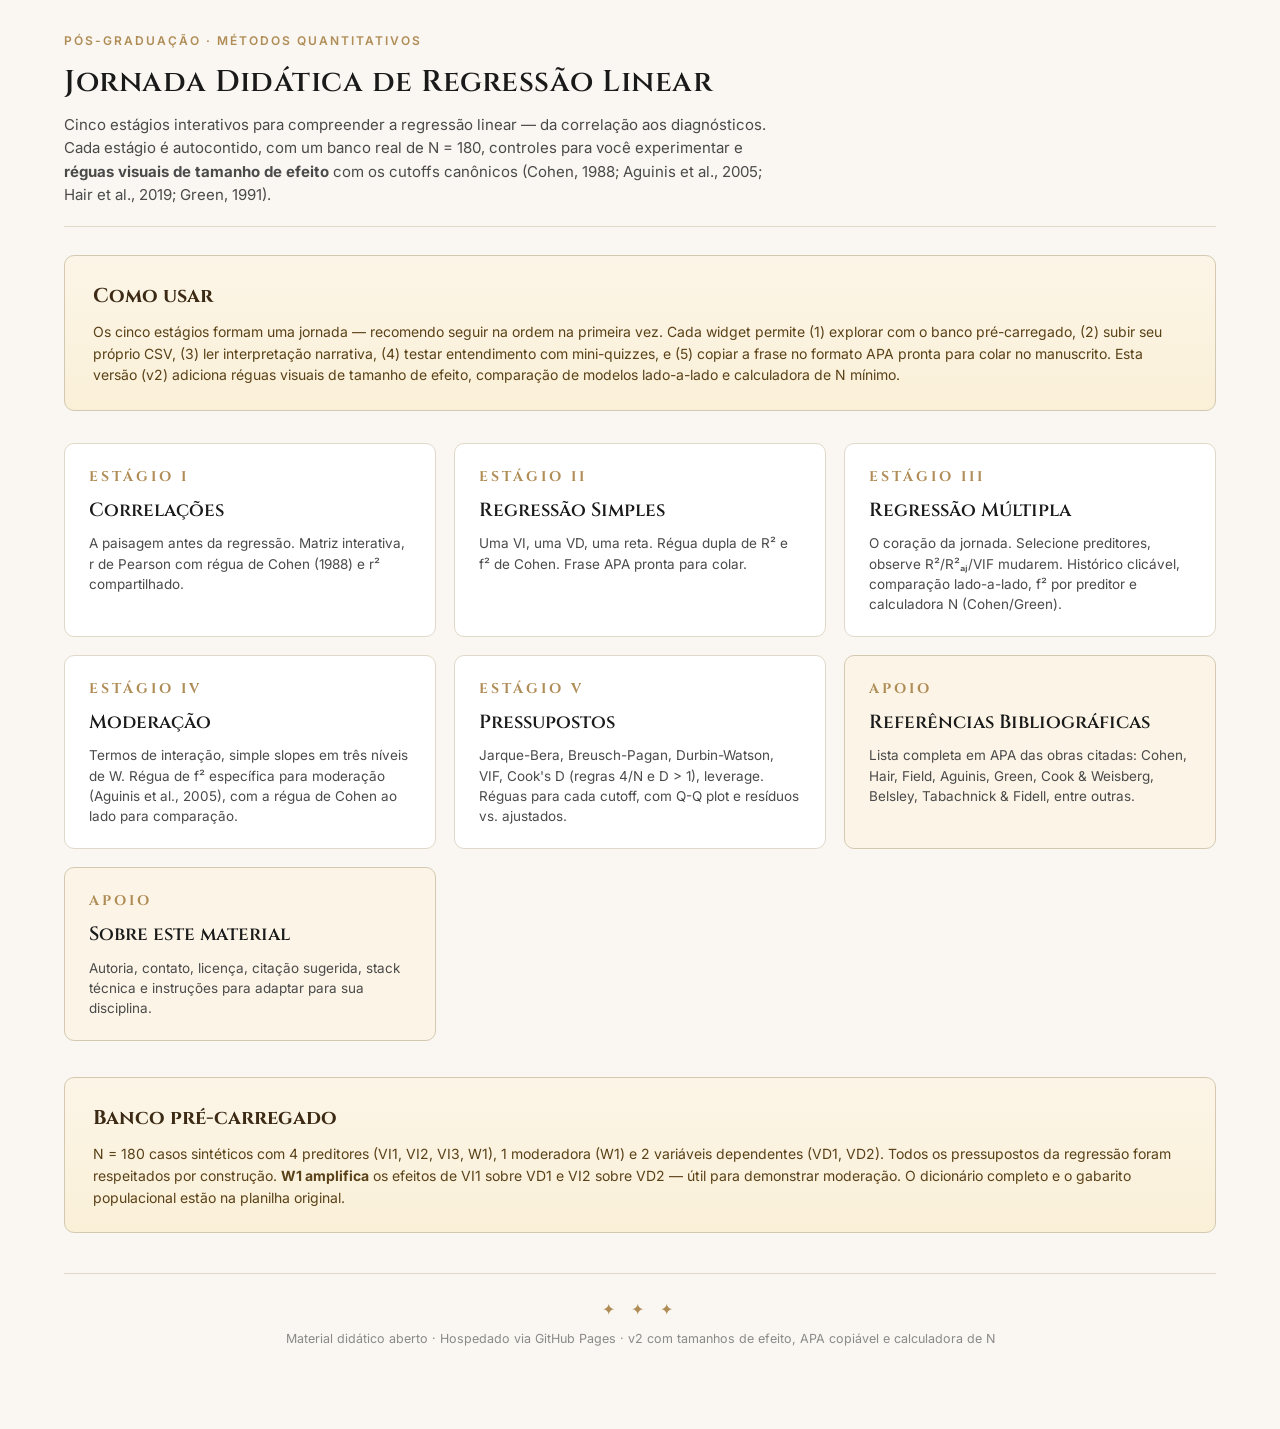
<file: index.html>
<!DOCTYPE html>
<html lang="pt-BR">
<head>
<meta charset="UTF-8">
<meta name="viewport" content="width=device-width, initial-scale=1.0">
<title>Jornada Didática de Regressão Linear</title>
<link rel="stylesheet" href="assets/style.css">
</head>
<body>
<div class="container">

  <header class="widget-header">
    <div class="breadcrumb">Pós-graduação · Métodos Quantitativos</div>
    <h1>Jornada Didática de Regressão Linear</h1>
    <div class="subtitle">Cinco estágios interativos para compreender a regressão linear — da correlação aos diagnósticos. Cada estágio é autocontido, com um banco real de N = 180, controles para você experimentar e <strong>réguas visuais de tamanho de efeito</strong> com os cutoffs canônicos (Cohen, 1988; Aguinis et al., 2005; Hair et al., 2019; Green, 1991).</div>
  </header>

  <div class="intro-block">
    <h2>Como usar</h2>
    <p>Os cinco estágios formam uma jornada — recomendo seguir na ordem na primeira vez. Cada widget permite (1) explorar com o banco pré-carregado, (2) subir seu próprio CSV, (3) ler interpretação narrativa, (4) testar entendimento com mini-quizzes, e (5) copiar a frase no formato APA pronta para colar no manuscrito. Esta versão (v2) adiciona réguas visuais de tamanho de efeito, comparação de modelos lado-a-lado e calculadora de N mínimo.</p>
  </div>

  <div class="journey-grid">
    <a href="01-correlacoes.html" class="journey-card">
      <div class="stage-num">ESTÁGIO I</div>
      <h3>Correlações</h3>
      <p>A paisagem antes da regressão. Matriz interativa, r de Pearson com régua de Cohen (1988) e r² compartilhado.</p>
    </a>
    <a href="02-regressao-simples.html" class="journey-card">
      <div class="stage-num">ESTÁGIO II</div>
      <h3>Regressão Simples</h3>
      <p>Uma VI, uma VD, uma reta. Régua dupla de R² e f² de Cohen. Frase APA pronta para colar.</p>
    </a>
    <a href="03-regressao-multipla.html" class="journey-card">
      <div class="stage-num">ESTÁGIO III</div>
      <h3>Regressão Múltipla</h3>
      <p>O coração da jornada. Selecione preditores, observe R²/R²ₐⱼ/VIF mudarem. Histórico clicável, comparação lado-a-lado, f² por preditor e calculadora N (Cohen/Green).</p>
    </a>
    <a href="04-moderacao.html" class="journey-card">
      <div class="stage-num">ESTÁGIO IV</div>
      <h3>Moderação</h3>
      <p>Termos de interação, simple slopes em três níveis de W. Régua de f² específica para moderação (Aguinis et al., 2005), com a régua de Cohen ao lado para comparação.</p>
    </a>
    <a href="05-pressupostos.html" class="journey-card">
      <div class="stage-num">ESTÁGIO V</div>
      <h3>Pressupostos</h3>
      <p>Jarque-Bera, Breusch-Pagan, Durbin-Watson, VIF, Cook's D (regras 4/N e D&nbsp;&gt;&nbsp;1), leverage. Réguas para cada cutoff, com Q-Q plot e resíduos vs. ajustados.</p>
    </a>
    <a href="referencias.html" class="journey-card" style="background: #fcf5e7; border-color: var(--gold-soft);">
      <div class="stage-num">APOIO</div>
      <h3>Referências Bibliográficas</h3>
      <p>Lista completa em APA das obras citadas: Cohen, Hair, Field, Aguinis, Green, Cook &amp; Weisberg, Belsley, Tabachnick &amp; Fidell, entre outras.</p>
    </a>
    <a href="sobre.html" class="journey-card" style="background: #fcf5e7; border-color: var(--gold-soft);">
      <div class="stage-num">APOIO</div>
      <h3>Sobre este material</h3>
      <p>Autoria, contato, licença, citação sugerida, stack técnica e instruções para adaptar para sua disciplina.</p>
    </a>
  </div>

  <div class="intro-block" style="margin-top: 36px;">
    <h2>Banco pré-carregado</h2>
    <p>N = 180 casos sintéticos com 4 preditores (VI1, VI2, VI3, W1), 1 moderadora (W1) e 2 variáveis dependentes (VD1, VD2). Todos os pressupostos da regressão foram respeitados por construção. <strong>W1 amplifica</strong> os efeitos de VI1 sobre VD1 e VI2 sobre VD2 — útil para demonstrar moderação. O dicionário completo e o gabarito populacional estão na planilha original.</p>
  </div>

  <footer class="widget-footer">
    <div class="glyph">✦ ✦ ✦</div>
    <div>Material didático aberto · Hospedado via GitHub Pages · v2 com tamanhos de efeito, APA copiável e calculadora de N</div>
  </footer>

</div>
<!-- Cloudflare Web Analytics -->
<script defer src="https://static.cloudflareinsights.com/beacon.min.js" data-cf-beacon='{"token": "c02608684afe4b2799c74ca90261d2f7"}'></script>
<!-- End Cloudflare Web Analytics -->
</body>
</html>
</file>
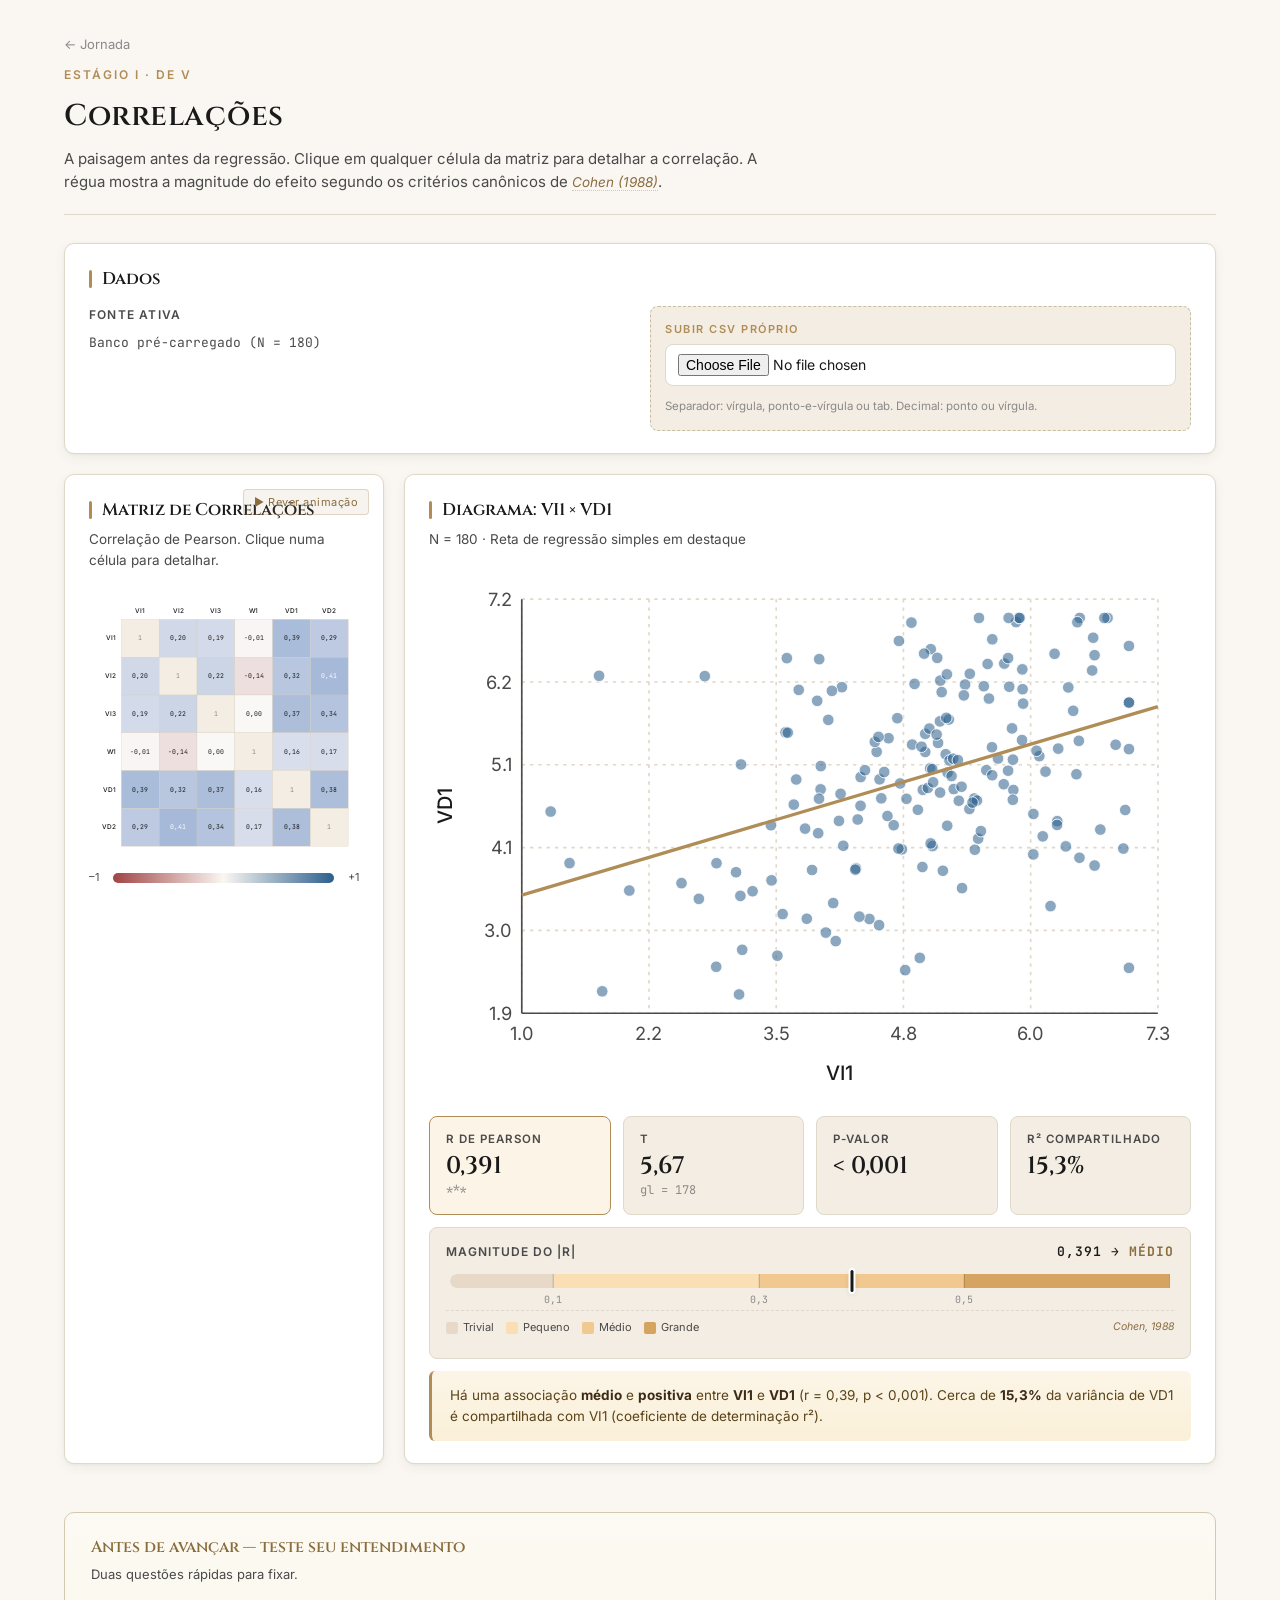
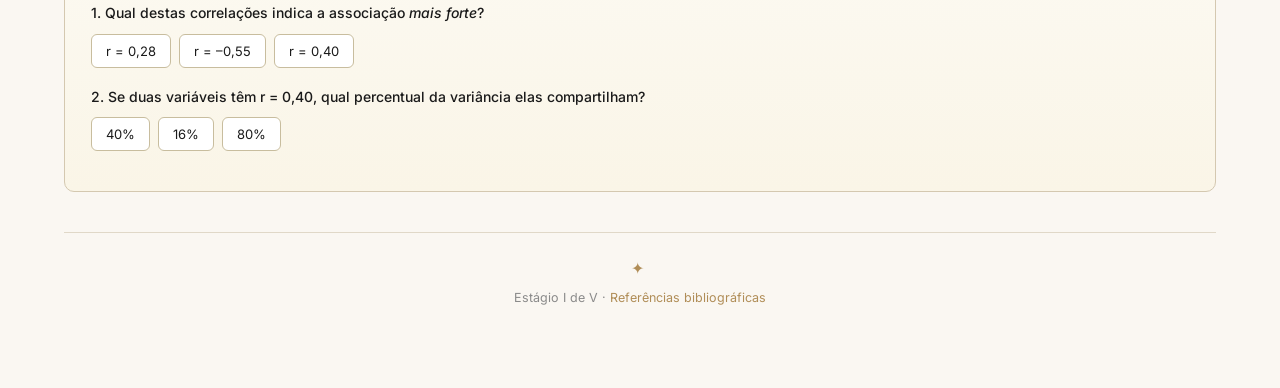
<file: 01-correlacoes.html>
<!DOCTYPE html>
<html lang="pt-BR">
<head>
<meta charset="UTF-8">
<meta name="viewport" content="width=device-width, initial-scale=1.0">
<title>Estágio I — Correlações</title>
<link rel="stylesheet" href="assets/style.css">
<script src="assets/dados.js"></script>
<script src="assets/stats.js"></script>
<script src="assets/widgets-common.js"></script>
<script src="assets/animations.js"></script>
</head>
<body>
<div class="container">

  <header class="widget-header">
    <a href="index.html" class="home-link">← Jornada</a>
    <div class="breadcrumb">Estágio I · de V</div>
    <h1>Correlações</h1>
    <div class="subtitle">A paisagem antes da regressão. Clique em qualquer célula da matriz para detalhar a correlação. A régua mostra a magnitude do efeito segundo os critérios canônicos de <span class="ref-cite" title="Cohen, J. (1988). Statistical power analysis for the behavioral sciences (2nd ed.). Erlbaum.">Cohen (1988)</span>.</div>
  </header>

  <div class="panel">
    <h3 class="panel-title">Dados</h3>
    <div class="grid-equal-2">
      <div>
        <label class="control-label">Fonte ativa</label>
        <div id="data-source" class="mono" style="font-size: 13px; color: var(--ink-soft);">Banco pré-carregado (N = 180)</div>
      </div>
      <div class="upload-zone">
        <label>Subir CSV próprio</label>
        <input type="file" id="csv-input" accept=".csv,.txt">
        <div class="muted mt-12" style="font-size: 11.5px;">Separador: vírgula, ponto-e-vírgula ou tab. Decimal: ponto ou vírgula.</div>
      </div>
    </div>
  </div>

  <div class="grid-2">
    <div class="panel">
      <h3 class="panel-title">Matriz de Correlações</h3>
      <div class="panel-subtitle">Correlação de Pearson. Clique numa célula para detalhar.</div>
      <div id="matrix-container"></div>
      <div style="margin-top: 12px; display: flex; align-items: center; gap: 14px; font-size: 11px; color: var(--ink-soft);">
        <span>–1</span>
        <div style="flex: 1; height: 10px; border-radius: 5px; background: linear-gradient(90deg, #a04444, #faf7f2 50%, #2c5f8d);"></div>
        <span>+1</span>
      </div>
    </div>

    <div class="panel">
      <h3 class="panel-title" id="scatter-title">Diagrama de Dispersão</h3>
      <div class="panel-subtitle" id="scatter-subtitle">Selecione uma célula da matriz.</div>
      <div id="scatter-container"></div>
      <div id="scatter-kpis"></div>
      <div id="effect-ruler-container"></div>
      <div id="scatter-interpret"></div>
    </div>
  </div>

  <div id="quiz-container"></div>

  <footer class="widget-footer">
    <div class="glyph">✦</div>
    <div>Estágio I de V · <a href="referencias.html">Referências bibliográficas</a></div>
  </footer>

</div>

<script>
let DATA = window.BANCO_180;
let VARS = ['VI1','VI2','VI3','W1','VD1','VD2'];

function rgbForR(r){
  if(r >= 0){
    const a = r;
    return `rgb(${Math.round(250-(250-44)*a)},${Math.round(247-(247-95)*a)},${Math.round(247-(247-141)*a*0.7)})`;
  } else {
    const a = -r;
    return `rgb(${Math.round(250-(250-160)*a)},${Math.round(247-(247-68)*a)},${Math.round(247-(247-68)*a)})`;
  }
}

function buildMatrix(){
  const vars = VARS;
  const cellSize = Math.min(70, Math.floor(440 / vars.length));
  const padTop = 60, padLeft = 60;
  const w = padLeft + cellSize*vars.length + 20;
  const h = padTop + cellSize*vars.length + 20;
  let svg = `<svg class="chart" viewBox="0 0 ${w} ${h}" preserveAspectRatio="xMidYMid meet">`;
  vars.forEach((v,j) => { svg += `<text class="axis-title" x="${padLeft + j*cellSize + cellSize/2}" y="${padTop - 12}" text-anchor="middle">${v}</text>`; });
  vars.forEach((v,i) => { svg += `<text class="axis-title" x="${padLeft - 10}" y="${padTop + i*cellSize + cellSize/2 + 4}" text-anchor="end">${v}</text>`; });
  for(let i=0;i<vars.length;i++){
    for(let j=0;j<vars.length;j++){
      const x = padLeft + j*cellSize, y = padTop + i*cellSize;
      let label, fill, textColor;
      if(i === j){ label='1'; fill='#f3ede3'; textColor='#8a8a8a'; }
      else {
        const xv = DATA.map(r => r[vars[j]]);
        const yv = DATA.map(r => r[vars[i]]);
        const r = Stats.correlation(xv, yv).r;
        label = r.toFixed(2).replace('.', ',');
        fill = rgbForR(r);
        textColor = Math.abs(r) > 0.4 ? 'white' : '#1a1a1a';
      }
      const clickable = i !== j;
      svg += `<rect x="${x}" y="${y}" width="${cellSize}" height="${cellSize}" fill="${fill}" stroke="#d4c8b0" stroke-width="0.5" ${clickable?`style="cursor:pointer" onclick="showScatter('${vars[j]}','${vars[i]}')"`:''}/>`;
      svg += `<text x="${x + cellSize/2}" y="${y + cellSize/2 + 4}" text-anchor="middle" font-family="JetBrains Mono" font-size="12" fill="${textColor}" ${clickable?`style="cursor:pointer; pointer-events:none"`:''}>${label}</text>`;
    }
  }
  svg += `</svg>`;
  document.getElementById('matrix-container').innerHTML = svg;
}

function showScatter(xVar, yVar){
  const x = DATA.map(r => r[xVar]);
  const y = DATA.map(r => r[yVar]);
  const corr = Stats.correlation(x, y);
  const n = x.length;
  const X = x.map(v => [v]);
  const m = Stats.ols(X, y);
  const b0 = m.beta[0], b1 = m.beta[1];

  const xmin = Math.min(...x), xmax = Math.max(...x);
  const ymin = Math.min(...y), ymax = Math.max(...y);
  const xpad = (xmax-xmin)*0.05, ypad = (ymax-ymin)*0.05;
  const xLo = xmin-xpad, xHi = xmax+xpad, yLo = ymin-ypad, yHi = ymax+ypad;
  const w = 460, h = 320, pad = {top: 20, right: 20, bottom: 50, left: 56};
  const innerW = w-pad.left-pad.right, innerH = h-pad.top-pad.bottom;
  const sx = v => pad.left + (v-xLo)/(xHi-xLo) * innerW;
  const sy = v => pad.top + (1-(v-yLo)/(yHi-yLo)) * innerH;

  let svg = `<svg class="chart" viewBox="0 0 ${w} ${h}">`;
  for(let k=0;k<=5;k++){
    const xv = xLo+(xHi-xLo)*k/5, yv = yLo+(yHi-yLo)*k/5;
    svg += `<line class="grid-line" x1="${sx(xv)}" y1="${pad.top}" x2="${sx(xv)}" y2="${h-pad.bottom}"/>`;
    svg += `<line class="grid-line" x1="${pad.left}" y1="${sy(yv)}" x2="${w-pad.right}" y2="${sy(yv)}"/>`;
    svg += `<text class="axis-text" x="${sx(xv)}" y="${h-pad.bottom+16}" text-anchor="middle">${xv.toFixed(1)}</text>`;
    svg += `<text class="axis-text" x="${pad.left-6}" y="${sy(yv)+4}" text-anchor="end">${yv.toFixed(1)}</text>`;
  }
  svg += `<line class="axis-line" x1="${pad.left}" y1="${h-pad.bottom}" x2="${w-pad.right}" y2="${h-pad.bottom}"/>`;
  svg += `<line class="axis-line" x1="${pad.left}" y1="${pad.top}" x2="${pad.left}" y2="${h-pad.bottom}"/>`;
  svg += `<text class="axis-title" x="${pad.left+innerW/2}" y="${h-10}" text-anchor="middle">${xVar}</text>`;
  svg += `<text class="axis-title" x="${-pad.top-innerH/2}" y="14" text-anchor="middle" transform="rotate(-90)">${yVar}</text>`;
  for(let i=0;i<n;i++) svg += `<circle class="point" cx="${sx(x[i])}" cy="${sy(y[i])}" r="3.5"/>`;
  const yA = b0+b1*xLo, yB = b0+b1*xHi;
  svg += `<line class="reg-line" x1="${sx(xLo)}" y1="${sy(yA)}" x2="${sx(xHi)}" y2="${sy(yB)}"/>`;
  svg += `</svg>`;

  document.getElementById('scatter-container').innerHTML = svg;
  document.getElementById('scatter-title').innerHTML = `Diagrama: ${xVar} × ${yVar}`;
  document.getElementById('scatter-subtitle').innerHTML = `N = ${n} · Reta de regressão simples em destaque`;

  const r = corr.r;
  const absR = Math.abs(r);
  const direcao = r >= 0 ? 'positiva' : 'negativa';

  document.getElementById('scatter-kpis').innerHTML = `
    <div class="kpi-grid mt-20" style="grid-template-columns: repeat(4, 1fr);">
      <div class="kpi highlight">
        <div class="kpi-label">r de Pearson</div>
        <div class="kpi-value">${Stats.fmtBr(r, 3)}</div>
        <div class="kpi-sub">${Stats.stars(corr.p)}</div>
      </div>
      <div class="kpi">
        <div class="kpi-label">t</div>
        <div class="kpi-value">${Stats.fmtBr(corr.t, 2)}</div>
        <div class="kpi-sub">gl = ${n-2}</div>
      </div>
      <div class="kpi">
        <div class="kpi-label">p-valor</div>
        <div class="kpi-value">${Stats.fmtP(corr.p)}</div>
      </div>
      <div class="kpi">
        <div class="kpi-label">r² compartilhado</div>
        <div class="kpi-value">${(r*r*100).toFixed(1).replace('.',',')}%</div>
      </div>
    </div>
  `;

  // Régua de tamanho de efeito
  document.getElementById('effect-ruler-container').innerHTML = WC.renderEffectRuler(absR, 'r', {
    label: 'Magnitude do |r|', ref: 'Cohen, 1988'
  });

  document.getElementById('scatter-interpret').innerHTML = `
    <div class="interp-box">
      Há uma associação <strong>${Stats.classify(absR, 'r').toLowerCase()}</strong> e <strong>${direcao}</strong> entre
      <strong>${xVar}</strong> e <strong>${yVar}</strong>
      (r = ${Stats.fmtBr(r,2)}, p ${Stats.fmtP(corr.p).replace('< ','&lt; ')}).
      Cerca de <strong>${(r*r*100).toFixed(1).replace('.',',')}%</strong> da variância de ${yVar} é compartilhada com ${xVar}
      (coeficiente de determinação r²).
    </div>
  `;
}

// CSV upload
document.getElementById('csv-input').addEventListener('change', e => {
  const file = e.target.files[0]; if(!file) return;
  const reader = new FileReader();
  reader.onload = ev => {
    try {
      const parsed = Stats.parseCSV(ev.target.result);
      const numericVars = parsed.headers.filter(h => parsed.rows.every(r => typeof r[h] === 'number' && !isNaN(r[h])));
      if(numericVars.length < 2){ alert('CSV precisa ter ao menos 2 colunas numéricas.'); return; }
      DATA = parsed.rows; VARS = numericVars;
      document.getElementById('data-source').textContent = `CSV "${file.name}" (N = ${DATA.length}, vars numéricas = ${VARS.length})`;
      document.getElementById('scatter-container').innerHTML = '';
      document.getElementById('scatter-kpis').innerHTML = '';
      document.getElementById('effect-ruler-container').innerHTML = '';
      document.getElementById('scatter-interpret').innerHTML = '';
      buildMatrix();
    } catch(err){ alert('Erro: ' + err.message); }
  };
  reader.readAsText(file);
});

// Quiz
document.getElementById('quiz-container').innerHTML = WC.renderQuiz([
  {
    q: 'Qual destas correlações indica a associação <em>mais forte</em>?',
    options: [
      { label: 'r = 0,28', correct: false, explain: 'r = 0,28 é considerada uma correlação pequena (Cohen, 1988). É a magnitude absoluta de r que conta — independentemente do sinal.' },
      { label: 'r = –0,55', correct: true, explain: 'Exato — pelo critério de Cohen (1988), |r| ≥ 0,50 é considerado um efeito grande. O sinal negativo apenas indica a direção (associação inversa).' },
      { label: 'r = 0,40', correct: false, explain: 'r = 0,40 é moderada (Cohen, 1988), mas há uma opção com magnitude maior.' }
    ]
  },
  {
    q: 'Se duas variáveis têm r = 0,40, qual percentual da variância elas compartilham?',
    options: [
      { label: '40%', correct: false, explain: 'Não — esse é o r, não o coeficiente de determinação. A variância compartilhada é r² × 100%.' },
      { label: '16%', correct: true, explain: 'Correto. r² = 0,40² = 0,16, ou seja, 16% da variância é compartilhada.' },
      { label: '80%', correct: false, explain: 'Essa é uma sobrestimativa. A variância compartilhada é r², não 2r.' }
    ]
  }
], { subtitle: 'Duas questões rápidas para fixar.' });

buildMatrix();
showScatter('VI1', 'VD1');

// Animação de revelação da matriz (só na primeira visita)
setTimeout(() => {
  const svgEl = document.querySelector('#matrix-container svg');
  if(svgEl){
    const ctrl = Anim.matrixReveal(svgEl, { key: 'widget1-matrix' });
    // Sempre adiciona botão de rever (a animação interna decide se roda automática)
    const panel = document.getElementById('matrix-container').closest('.panel');
    Anim.addReplayButton(panel, () => {
      // Forçar reanimação sem depender da flag
      const svg = document.querySelector('#matrix-container svg');
      const ctrl2 = Anim.matrixReveal(svg, { key: 'widget1-matrix', force: true });
    });
  }
}, 50);
</script>
<!-- Cloudflare Web Analytics -->
<script defer src="https://static.cloudflareinsights.com/beacon.min.js" data-cf-beacon='{"token": "c02608684afe4b2799c74ca90261d2f7"}'></script>
<!-- End Cloudflare Web Analytics -->
</body>
</html>
</file>
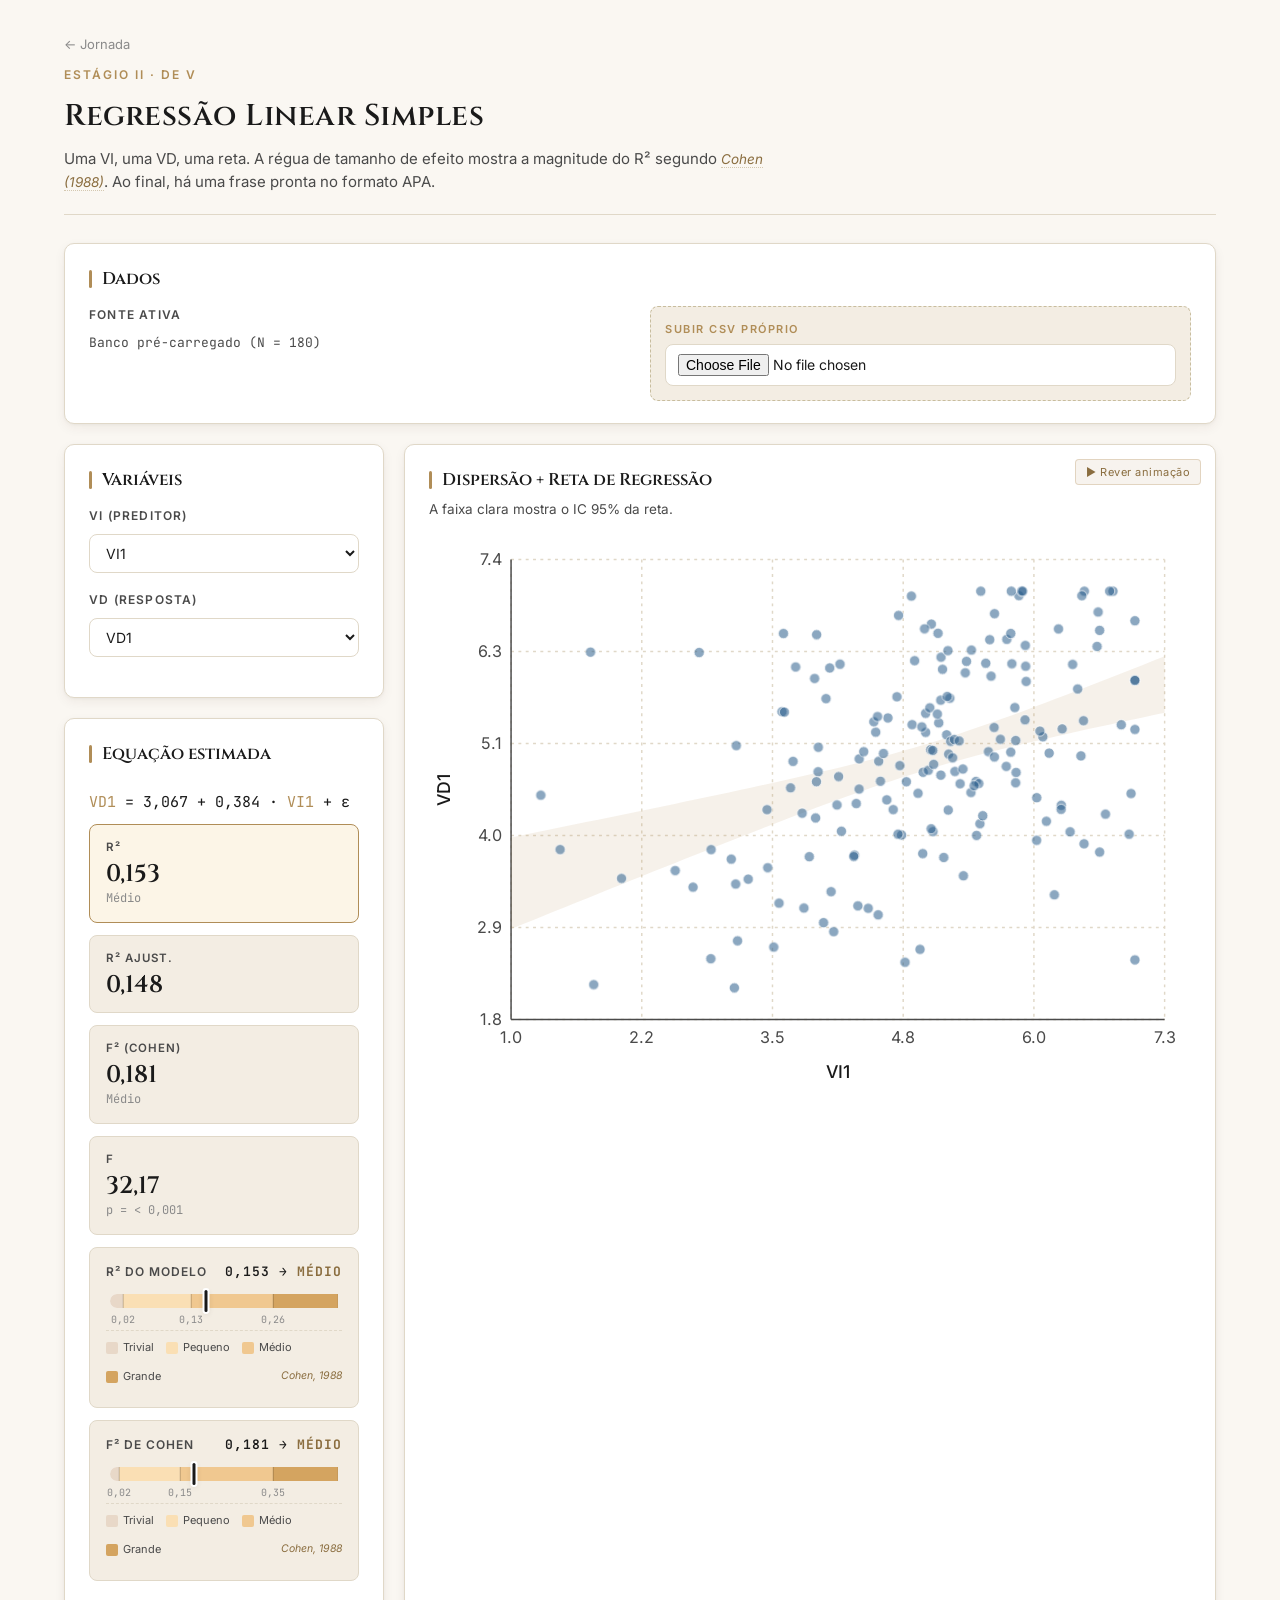
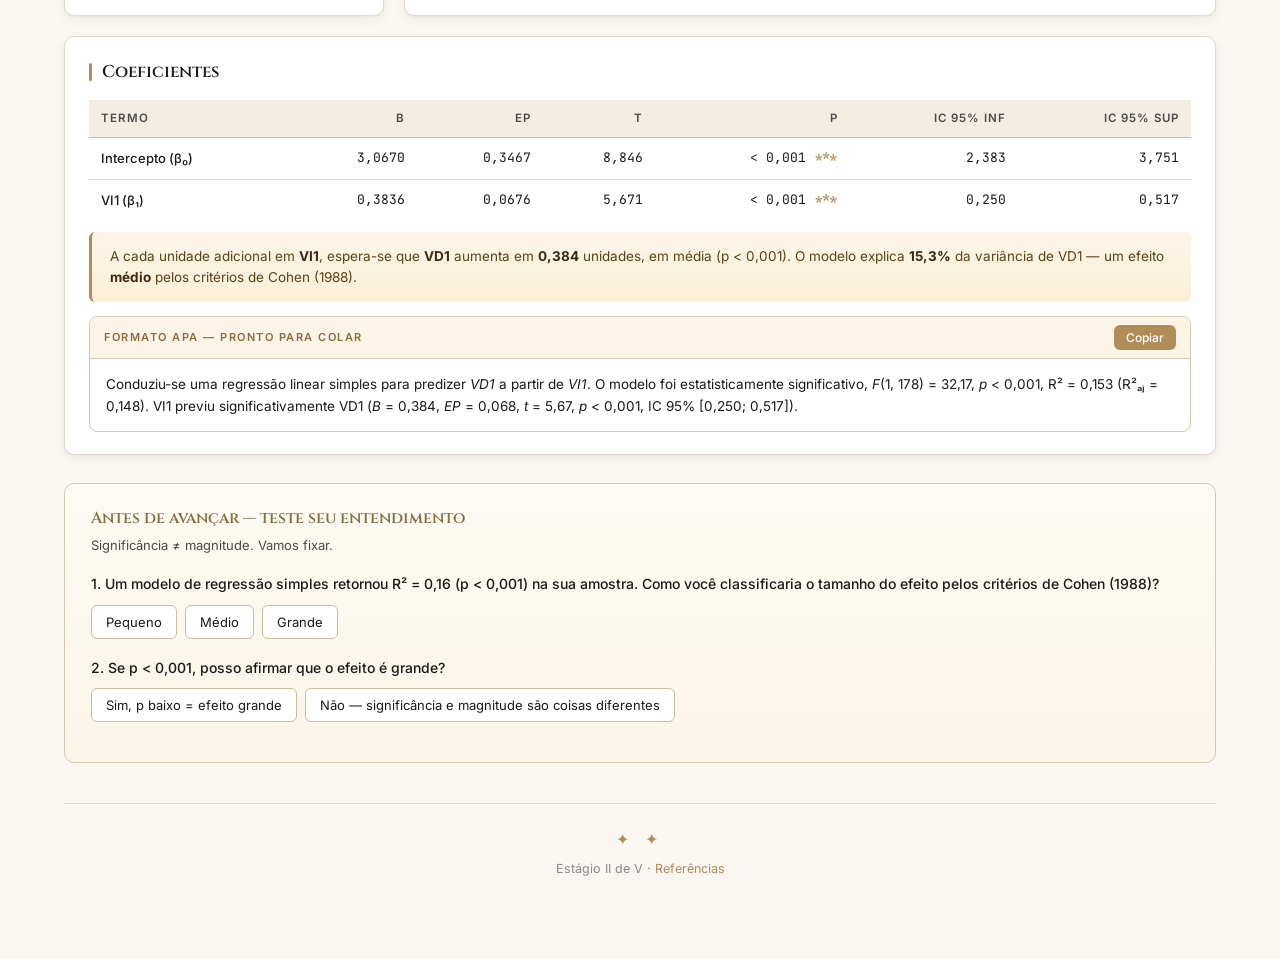
<file: 02-regressao-simples.html>
<!DOCTYPE html>
<html lang="pt-BR">
<head>
<meta charset="UTF-8">
<meta name="viewport" content="width=device-width, initial-scale=1.0">
<title>Estágio II — Regressão Simples</title>
<link rel="stylesheet" href="assets/style.css">
<script src="assets/dados.js"></script>
<script src="assets/stats.js"></script>
<script src="assets/widgets-common.js"></script>
<script src="assets/animations.js"></script>
</head>
<body>
<div class="container">

  <header class="widget-header">
    <a href="index.html" class="home-link">← Jornada</a>
    <div class="breadcrumb">Estágio II · de V</div>
    <h1>Regressão Linear Simples</h1>
    <div class="subtitle">Uma VI, uma VD, uma reta. A régua de tamanho de efeito mostra a magnitude do R² segundo <span class="ref-cite" title="Cohen, J. (1988). Statistical power analysis for the behavioral sciences (2nd ed.). Erlbaum.">Cohen (1988)</span>. Ao final, há uma frase pronta no formato APA.</div>
  </header>

  <div class="panel">
    <h3 class="panel-title">Dados</h3>
    <div class="grid-equal-2">
      <div>
        <label class="control-label">Fonte ativa</label>
        <div id="data-source" class="mono" style="font-size: 13px; color: var(--ink-soft);">Banco pré-carregado (N = 180)</div>
      </div>
      <div class="upload-zone">
        <label>Subir CSV próprio</label>
        <input type="file" id="csv-input" accept=".csv,.txt">
      </div>
    </div>
  </div>

  <div class="grid-2">
    <div>
      <div class="panel">
        <h3 class="panel-title">Variáveis</h3>
        <div class="control-group">
          <label class="control-label">VI (preditor)</label>
          <select id="vi-select"></select>
        </div>
        <div class="control-group">
          <label class="control-label">VD (resposta)</label>
          <select id="vd-select"></select>
        </div>
      </div>

      <div class="panel">
        <h3 class="panel-title">Equação estimada</h3>
        <div id="equation" class="mono" style="font-size: 15px; color: var(--ink); padding: 10px 0;"></div>
        <div id="kpis"></div>
        <div id="ruler-container"></div>
      </div>
    </div>

    <div class="panel">
      <h3 class="panel-title">Dispersão + Reta de Regressão</h3>
      <div class="panel-subtitle">A faixa clara mostra o IC 95% da reta.</div>
      <div id="scatter-container"></div>
    </div>
  </div>

  <div class="panel">
    <h3 class="panel-title">Coeficientes</h3>
    <table class="coef-table">
      <thead>
        <tr><th>Termo</th><th>β</th><th>EP</th><th>t</th><th>p</th><th>IC 95% inf</th><th>IC 95% sup</th></tr>
      </thead>
      <tbody id="coef-tbody"></tbody>
    </table>
    <div id="interp-box"></div>
    <div id="apa-container"></div>
  </div>

  <div id="quiz-container"></div>

  <footer class="widget-footer">
    <div class="glyph">✦ ✦</div>
    <div>Estágio II de V · <a href="referencias.html">Referências</a></div>
  </footer>

</div>

<script>
let DATA = window.BANCO_180;
let ALL_VARS = ['VI1','VI2','VI3','W1','VD1','VD2'];
const VIS_DEFAULT = ['VI1','VI2','VI3','W1'];
const VDS_DEFAULT = ['VD1','VD2'];

function populateSelects(){
  const visSel = document.getElementById('vi-select');
  const vdsSel = document.getElementById('vd-select');
  visSel.innerHTML = ''; vdsSel.innerHTML = '';
  const vis = (DATA === window.BANCO_180) ? VIS_DEFAULT : ALL_VARS;
  const vds = (DATA === window.BANCO_180) ? VDS_DEFAULT : ALL_VARS;
  vis.forEach(v => visSel.innerHTML += `<option value="${v}">${v}</option>`);
  vds.forEach(v => vdsSel.innerHTML += `<option value="${v}">${v}</option>`);
  if(DATA === window.BANCO_180){ visSel.value = 'VI1'; vdsSel.value = 'VD1'; }
}

function compute(){
  const xVar = document.getElementById('vi-select').value;
  const yVar = document.getElementById('vd-select').value;
  if(!xVar || !yVar || xVar === yVar) return;
  const x = DATA.map(r => r[xVar]);
  const y = DATA.map(r => r[yVar]);
  const X = x.map(v => [v]);
  const m = Stats.ols(X, y);
  if(m.error){ document.getElementById('equation').textContent = 'Erro: ' + m.error; return; }

  const b0 = m.beta[0], b1 = m.beta[1];
  const sign = b1 >= 0 ? '+' : '–';
  document.getElementById('equation').innerHTML =
    `<span style="color: var(--gold)">${yVar}</span> = ${b0.toFixed(3).replace('.',',')} ${sign} ${Math.abs(b1).toFixed(3).replace('.',',')} · <span style="color: var(--gold)">${xVar}</span> + ε`;

  const f2 = Stats.cohenF2(m.r2);
  document.getElementById('kpis').innerHTML = `
    <div class="kpi-grid">
      <div class="kpi highlight">
        <div class="kpi-label">R²</div>
        <div class="kpi-value">${Stats.fmtBr(m.r2, 3)}</div>
        <div class="kpi-sub">${Stats.classify(m.r2, 'r2')}</div>
      </div>
      <div class="kpi">
        <div class="kpi-label">R² ajust.</div>
        <div class="kpi-value">${Stats.fmtBr(m.r2adj, 3)}</div>
      </div>
      <div class="kpi">
        <div class="kpi-label">f² (Cohen)</div>
        <div class="kpi-value">${Stats.fmtBr(f2, 3)}</div>
        <div class="kpi-sub">${Stats.classify(f2, 'f2')}</div>
      </div>
      <div class="kpi">
        <div class="kpi-label">F</div>
        <div class="kpi-value">${Stats.fmtBr(m.f, 2)}</div>
        <div class="kpi-sub">p = ${Stats.fmtP(m.fp)}</div>
      </div>
    </div>
  `;

  // Régua dupla: R² e f²
  document.getElementById('ruler-container').innerHTML =
    WC.renderEffectRuler(m.r2, 'r2', {label: 'R² do modelo', ref: 'Cohen, 1988'}) +
    WC.renderEffectRuler(f2, 'f2', {label: 'f² de Cohen', ref: 'Cohen, 1988'});

  const names = ['Intercepto (β₀)', `${xVar} (β₁)`];
  let tb = '';
  for(let i=0;i<2;i++){
    tb += `<tr><td>${names[i]}</td>
      <td>${Stats.fmtBr(m.beta[i],4)}</td>
      <td>${Stats.fmtBr(m.se[i],4)}</td>
      <td>${Stats.fmtBr(m.t[i],3)}</td>
      <td>${Stats.fmtP(m.p[i])} <span class="sig-stars">${Stats.stars(m.p[i])}</span></td>
      <td>${Stats.fmtBr(m.ciLow[i],3)}</td>
      <td>${Stats.fmtBr(m.ciHigh[i],3)}</td>
    </tr>`;
  }
  document.getElementById('coef-tbody').innerHTML = tb;

  let interp;
  const sig = m.p[1] < 0.05;
  const dir = b1 >= 0 ? 'aumenta' : 'diminui';
  if(sig){
    interp = `A cada unidade adicional em <strong>${xVar}</strong>, espera-se que <strong>${yVar}</strong> ${dir} em
              <strong>${Math.abs(b1).toFixed(3).replace('.',',')}</strong> unidades, em média
              (p ${Stats.fmtP(m.p[1]).replace('< ','&lt; ')}).
              O modelo explica <strong>${(m.r2*100).toFixed(1).replace('.',',')}%</strong> da variância de ${yVar} — um efeito <strong>${Stats.classify(m.r2,'r2').toLowerCase()}</strong> pelos critérios de Cohen (1988).`;
  } else {
    interp = `A relação entre <strong>${xVar}</strong> e <strong>${yVar}</strong> não atingiu significância estatística (β₁ = ${b1.toFixed(3).replace('.',',')}, p = ${Stats.fmtP(m.p[1])}). Cuidado ao interpretar.`;
  }
  document.getElementById('interp-box').innerHTML = `<div class="interp-box">${interp}</div>`;

  // APA
  document.getElementById('apa-container').innerHTML = WC.renderAPABox(WC.apaRegSimples(yVar, xVar, m));

  drawScatter(x, y, m, xVar, yVar);
}

function drawScatter(x, y, m, xVar, yVar){
  const n = x.length;
  const xmin = Math.min(...x), xmax = Math.max(...x);
  const ymin = Math.min(...y), ymax = Math.max(...y);
  const xpad = (xmax-xmin)*0.05, ypad = (ymax-ymin)*0.08;
  const xLo = xmin-xpad, xHi = xmax+xpad, yLo = ymin-ypad, yHi = ymax+ypad;
  const w = 520, h = 380, pad = {top: 16, right: 18, bottom: 50, left: 56};
  const innerW = w-pad.left-pad.right, innerH = h-pad.top-pad.bottom;
  const sx = v => pad.left + (v-xLo)/(xHi-xLo) * innerW;
  const sy = v => pad.top + (1-(v-yLo)/(yHi-yLo)) * innerH;

  let svg = `<svg class="chart" viewBox="0 0 ${w} ${h}">`;
  for(let k=0;k<=5;k++){
    const xv = xLo+(xHi-xLo)*k/5, yv = yLo+(yHi-yLo)*k/5;
    svg += `<line class="grid-line" x1="${sx(xv)}" y1="${pad.top}" x2="${sx(xv)}" y2="${h-pad.bottom}"/>`;
    svg += `<line class="grid-line" x1="${pad.left}" y1="${sy(yv)}" x2="${w-pad.right}" y2="${sy(yv)}"/>`;
    svg += `<text class="axis-text" x="${sx(xv)}" y="${h-pad.bottom+16}" text-anchor="middle">${xv.toFixed(1)}</text>`;
    svg += `<text class="axis-text" x="${pad.left-6}" y="${sy(yv)+4}" text-anchor="end">${yv.toFixed(1)}</text>`;
  }
  svg += `<line class="axis-line" x1="${pad.left}" y1="${h-pad.bottom}" x2="${w-pad.right}" y2="${h-pad.bottom}"/>`;
  svg += `<line class="axis-line" x1="${pad.left}" y1="${pad.top}" x2="${pad.left}" y2="${h-pad.bottom}"/>`;
  svg += `<text class="axis-title" x="${pad.left+innerW/2}" y="${h-10}" text-anchor="middle">${xVar}</text>`;
  svg += `<text class="axis-title" x="${-pad.top-innerH/2}" y="14" text-anchor="middle" transform="rotate(-90)">${yVar}</text>`;

  const tcrit = Stats.tInv(0.975, m.df_res);
  const mx = Stats.mean(x);
  const sxx = Stats.sum(x.map(v => (v-mx)*(v-mx)));
  const npts = 60;
  const upperPts = [], lowerPts = [];
  for(let k=0;k<=npts;k++){
    const xv = xLo+(xHi-xLo)*k/npts;
    const yh = m.beta[0] + m.beta[1]*xv;
    const seMean = Math.sqrt(m.sigma2 * (1/n + (xv-mx)*(xv-mx)/sxx));
    upperPts.push([xv, yh+tcrit*seMean]); lowerPts.push([xv, yh-tcrit*seMean]);
  }
  const pathTop = upperPts.map((p,i) => `${i===0?'M':'L'}${sx(p[0])},${sy(p[1])}`).join(' ');
  const pathBot = lowerPts.slice().reverse().map(p => `L${sx(p[0])},${sy(p[1])}`).join(' ');
  svg += `<path class="ci-band" d="${pathTop} ${pathBot} Z"/>`;
  for(let i=0;i<n;i++) svg += `<circle class="point" cx="${sx(x[i])}" cy="${sy(y[i])}" r="3.5"/>`;
  const yA = m.beta[0]+m.beta[1]*xLo, yB = m.beta[0]+m.beta[1]*xHi;
  svg += `<line class="reg-line" x1="${sx(xLo)}" y1="${sy(yA)}" x2="${sx(xHi)}" y2="${sy(yB)}"/>`;
  svg += `</svg>`;
  document.getElementById('scatter-container').innerHTML = svg;
}

document.getElementById('vi-select').addEventListener('change', compute);
document.getElementById('vd-select').addEventListener('change', compute);

document.getElementById('csv-input').addEventListener('change', e => {
  const file = e.target.files[0]; if(!file) return;
  const reader = new FileReader();
  reader.onload = ev => {
    try {
      const parsed = Stats.parseCSV(ev.target.result);
      const numericVars = parsed.headers.filter(h => parsed.rows.every(r => typeof r[h] === 'number' && !isNaN(r[h])));
      if(numericVars.length < 2){ alert('Precisa de pelo menos 2 colunas numéricas.'); return; }
      DATA = parsed.rows; ALL_VARS = numericVars;
      document.getElementById('data-source').textContent = `CSV "${file.name}" (N = ${DATA.length})`;
      populateSelects(); compute();
    } catch(err){ alert('Erro: ' + err.message); }
  };
  reader.readAsText(file);
});

// Quiz
document.getElementById('quiz-container').innerHTML = WC.renderQuiz([
  {
    q: 'Um modelo de regressão simples retornou R² = 0,16 (p < 0,001) na sua amostra. Como você classificaria o tamanho do efeito pelos critérios de Cohen (1988)?',
    options: [
      { label: 'Pequeno', correct: false, explain: 'Pequeno corresponde a R² próximo de 0,02. Pelos critérios canônicos, R² = 0,16 fica acima da banda "pequena".' },
      { label: 'Médio', correct: true, explain: 'Correto. Cohen (1988) classifica R² ≈ 0,13 como médio (via f² ≈ 0,15), portanto R² = 0,16 cai nessa banda.' },
      { label: 'Grande', correct: false, explain: 'Grande seria R² ≥ 0,26 (f² ≥ 0,35). Está acima da banda média mas ainda abaixo do grande.' }
    ]
  },
  {
    q: 'Se p < 0,001, posso afirmar que o efeito é grande?',
    options: [
      { label: 'Sim, p baixo = efeito grande', correct: false, explain: 'Esse é um erro frequente. p é sobre significância estatística (chance do efeito ser zero na população); tamanho do efeito é uma grandeza separada (R², f², d). Com N grande, efeitos triviais aparecem com p < 0,001.' },
      { label: 'Não — significância e magnitude são coisas diferentes', correct: true, explain: 'Exato. Sempre reporte ambos: o p mostra que o efeito não é zero; o R²/f² mostra <em>quão grande</em> ele é.' }
    ]
  }
], { subtitle: 'Significância ≠ magnitude. Vamos fixar.' });

populateSelects();
compute();

// Animação da reta sendo ajustada (só na primeira visita)
setTimeout(() => {
  const svgEl = document.querySelector('#scatter-container svg');
  if(svgEl){
    Anim.regressionFit(svgEl, { key: 'widget2-fit' });
    const panel = document.getElementById('scatter-container').closest('.panel');
    Anim.addReplayButton(panel, () => {
      const svg = document.querySelector('#scatter-container svg');
      Anim.regressionFit(svg, { key: 'widget2-fit', force: true });
    });
  }
}, 100);
</script>
<!-- Cloudflare Web Analytics -->
<script defer src="https://static.cloudflareinsights.com/beacon.min.js" data-cf-beacon='{"token": "c02608684afe4b2799c74ca90261d2f7"}'></script>
<!-- End Cloudflare Web Analytics -->
</body>
</html>
</file>
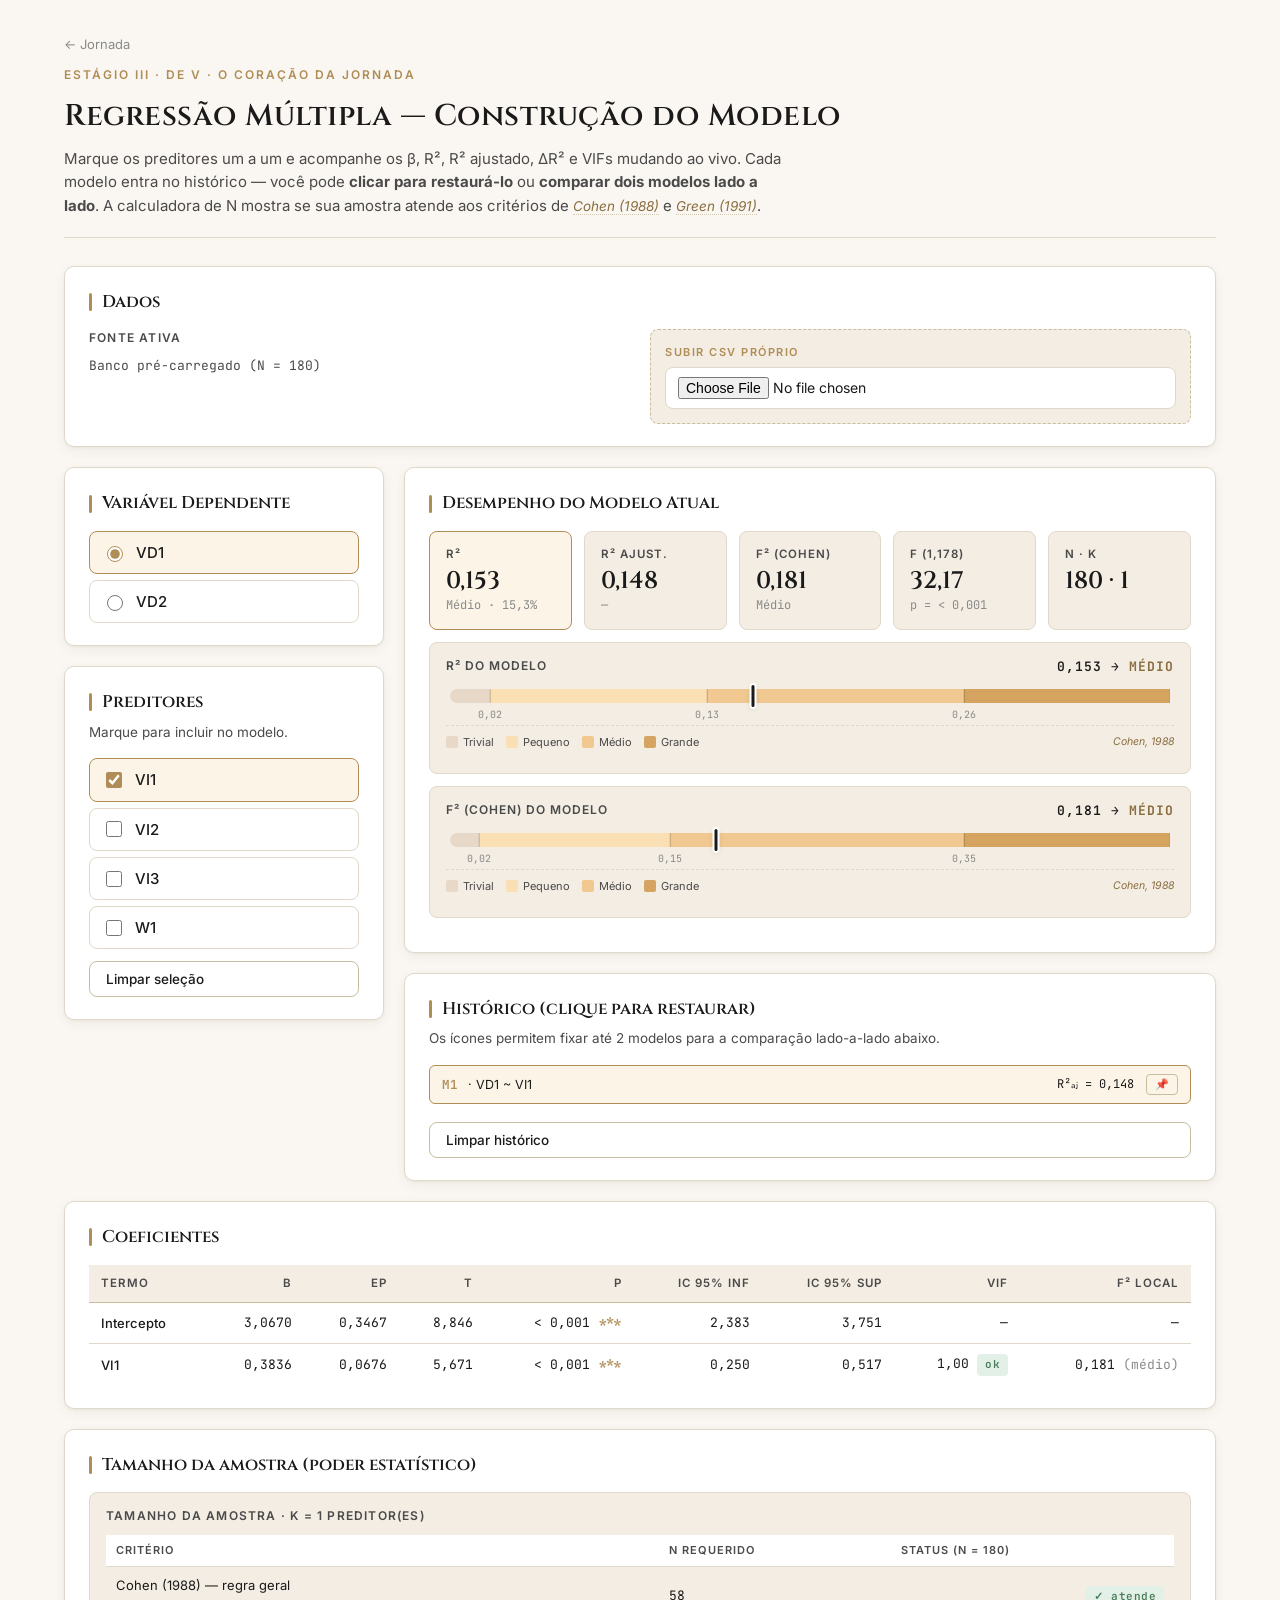
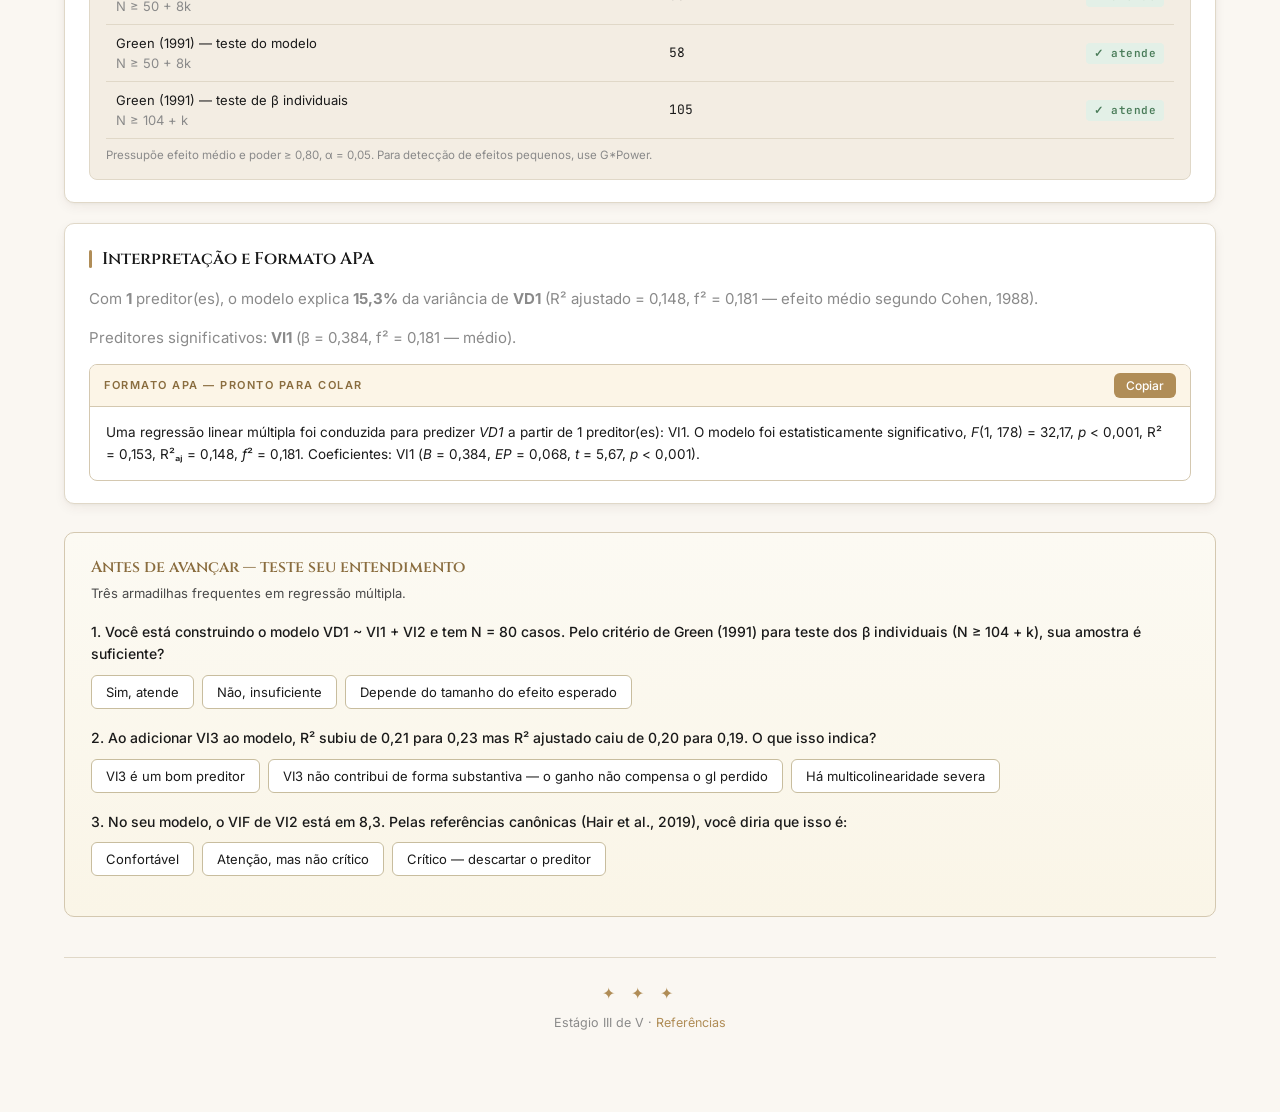
<file: 03-regressao-multipla.html>
<!DOCTYPE html>
<html lang="pt-BR">
<head>
<meta charset="UTF-8">
<meta name="viewport" content="width=device-width, initial-scale=1.0">
<title>Estágio III — Regressão Múltipla</title>
<link rel="stylesheet" href="assets/style.css">
<script src="assets/dados.js"></script>
<script src="assets/stats.js"></script>
<script src="assets/widgets-common.js"></script>
</head>
<body>
<div class="container">

  <header class="widget-header">
    <a href="index.html" class="home-link">← Jornada</a>
    <div class="breadcrumb">Estágio III · de V · O coração da jornada</div>
    <h1>Regressão Múltipla — Construção do Modelo</h1>
    <div class="subtitle">Marque os preditores um a um e acompanhe os β, R², R² ajustado, ΔR² e VIFs mudando ao vivo. Cada modelo entra no histórico — você pode <strong>clicar para restaurá-lo</strong> ou <strong>comparar dois modelos lado a lado</strong>. A calculadora de N mostra se sua amostra atende aos critérios de <span class="ref-cite" title="Cohen, J. (1988). Statistical power analysis for the behavioral sciences (2nd ed.). Erlbaum.">Cohen (1988)</span> e <span class="ref-cite" title="Green, S. B. (1991). How many subjects does it take to do a regression analysis? Multivariate Behavioral Research, 26(3), 499-510.">Green (1991)</span>.</div>
  </header>

  <div class="panel">
    <h3 class="panel-title">Dados</h3>
    <div class="grid-equal-2">
      <div>
        <label class="control-label">Fonte ativa</label>
        <div id="data-source" class="mono" style="font-size: 13px; color: var(--ink-soft);">Banco pré-carregado (N = 180)</div>
      </div>
      <div class="upload-zone">
        <label>Subir CSV próprio</label>
        <input type="file" id="csv-input" accept=".csv,.txt">
      </div>
    </div>
  </div>

  <div class="grid-2">
    <div>
      <div class="panel">
        <h3 class="panel-title">Variável Dependente</h3>
        <div class="radio-list" id="vd-list"></div>
      </div>

      <div class="panel">
        <h3 class="panel-title">Preditores</h3>
        <div class="panel-subtitle">Marque para incluir no modelo.</div>
        <div class="checkbox-list" id="vi-list"></div>
        <button class="btn secondary mt-12" id="btn-clear" style="width:100%">Limpar seleção</button>
      </div>
    </div>

    <div>
      <div class="panel">
        <h3 class="panel-title">Desempenho do Modelo Atual</h3>
        <div id="kpis-container">
          <div class="muted text-center" style="padding: 20px 0;">Selecione ao menos um preditor.</div>
        </div>
        <div id="ruler-container"></div>
      </div>

      <div class="panel">
        <h3 class="panel-title">Histórico (clique para restaurar)</h3>
        <div class="panel-subtitle">Os ícones permitem fixar até 2 modelos para a comparação lado-a-lado abaixo.</div>
        <div id="history-container">
          <div class="muted text-center" style="padding: 12px 0; font-size: 13px;">O histórico aparecerá conforme você alterar a seleção.</div>
        </div>
        <button class="btn secondary mt-12" id="btn-clear-history" style="width:100%; display:none;">Limpar histórico</button>
      </div>
    </div>
  </div>

  <div class="panel">
    <h3 class="panel-title">Coeficientes</h3>
    <table class="coef-table">
      <thead>
        <tr><th>Termo</th><th>β</th><th>EP</th><th>t</th><th>p</th><th>IC 95% inf</th><th>IC 95% sup</th><th>VIF</th><th>f² local</th></tr>
      </thead>
      <tbody id="coef-tbody">
        <tr><td colspan="9" class="muted text-center" style="padding: 14px 0;">—</td></tr>
      </tbody>
    </table>
  </div>

  <div class="panel" id="compare-panel" style="display:none;">
    <h3 class="panel-title">Comparação lado-a-lado</h3>
    <div class="panel-subtitle">Modelos fixados via o botão <strong>📌</strong> no histórico.</div>
    <div id="compare-container"></div>
  </div>

  <div class="panel">
    <h3 class="panel-title">Tamanho da amostra (poder estatístico)</h3>
    <div id="n-calc-container"></div>
  </div>

  <div class="panel">
    <h3 class="panel-title">Interpretação e Formato APA</h3>
    <div id="interp-content" class="muted">Selecione preditores para ver a interpretação narrativa.</div>
    <div id="apa-container"></div>
  </div>

  <div id="quiz-container"></div>

  <footer class="widget-footer">
    <div class="glyph">✦ ✦ ✦</div>
    <div>Estágio III de V · <a href="referencias.html">Referências</a></div>
  </footer>

</div>

<script>
let DATA = window.BANCO_180;
let ALL_VARS = ['VI1','VI2','VI3','W1','VD1','VD2'];
const DEFAULT_VIS = ['VI1','VI2','VI3','W1'];
const DEFAULT_VDS = ['VD1','VD2'];

let currentVD = 'VD1';
let currentVIs = ['VI1'];
let modelHistory = [];  // [{ id, vis, vd, r2, r2adj, betas, ses, ps, pinned }]
let pinnedModels = [];  // ids de até 2 modelos fixados
let modelCounter = 0;
let suppressHistory = false;

function populateLists(){
  const vdList = document.getElementById('vd-list');
  const viList = document.getElementById('vi-list');
  vdList.innerHTML = ''; viList.innerHTML = '';
  const vds = (DATA === window.BANCO_180) ? DEFAULT_VDS : ALL_VARS;
  const vis = (DATA === window.BANCO_180) ? DEFAULT_VIS : ALL_VARS.filter(v => v !== currentVD);
  vds.forEach(v => {
    const checked = v === currentVD ? 'checked' : '';
    vdList.innerHTML += `<label><input type="radio" name="vd" value="${v}" ${checked} onchange="setVD('${v}')"><span>${v}</span></label>`;
  });
  vis.forEach(v => {
    if(v === currentVD) return;
    const checked = currentVIs.includes(v) ? 'checked' : '';
    viList.innerHTML += `<label><input type="checkbox" value="${v}" ${checked} onchange="toggleVI('${v}', this.checked)"><span>${v}</span></label>`;
  });
}

function setVD(v){
  currentVD = v;
  currentVIs = currentVIs.filter(p => p !== v);
  modelHistory = []; pinnedModels = []; modelCounter = 0;
  populateLists();
  recompute();
}

function toggleVI(v, checked){
  if(checked) currentVIs.push(v);
  else currentVIs = currentVIs.filter(p => p !== v);
  recompute();
}

document.getElementById('btn-clear').addEventListener('click', () => {
  currentVIs = [];
  populateLists();
  recompute();
});
document.getElementById('btn-clear-history').addEventListener('click', () => {
  modelHistory = []; pinnedModels = []; modelCounter = 0;
  renderHistory(); renderCompare();
});

function recompute(){
  if(currentVIs.length === 0){
    document.getElementById('kpis-container').innerHTML = `<div class="muted text-center" style="padding: 20px 0;">Selecione ao menos um preditor.</div>`;
    document.getElementById('ruler-container').innerHTML = '';
    document.getElementById('coef-tbody').innerHTML = `<tr><td colspan="9" class="muted text-center" style="padding: 14px 0;">—</td></tr>`;
    document.getElementById('interp-content').innerHTML = `<div class="muted">Selecione preditores para ver a interpretação narrativa.</div>`;
    document.getElementById('apa-container').innerHTML = '';
    document.getElementById('n-calc-container').innerHTML = '<div class="muted">—</div>';
    return;
  }

  const y = DATA.map(r => r[currentVD]);
  const X = DATA.map(r => currentVIs.map(v => r[v]));
  const m = Stats.ols(X, y);
  if(m.error){ document.getElementById('kpis-container').innerHTML = `<div class="badge bad">${m.error}</div>`; return; }

  // VIFs
  const vifs = currentVIs.length >= 2 ? Stats.vifAll(X) : [1];

  // f² local: para cada preditor, rodar OLS sem ele e calcular incremento
  const f2Local = currentVIs.map((_, j) => {
    if(currentVIs.length === 1) return Stats.cohenF2(m.r2);
    const Xr = DATA.map(r => currentVIs.filter((_,k) => k!==j).map(v => r[v]));
    const mr = Stats.ols(Xr, y);
    if(mr.error) return NaN;
    return Stats.f2Increment(m.r2, mr.r2);
  });

  // KPIs
  const prev = modelHistory.length ? modelHistory[modelHistory.length-1] : null;
  const deltaR2adj = prev && JSON.stringify(prev.vis.sort()) !== JSON.stringify(currentVIs.slice().sort()) ? m.r2adj - prev.r2adj : null;
  const f2model = Stats.cohenF2(m.r2);

  document.getElementById('kpis-container').innerHTML = `
    <div class="kpi-grid">
      <div class="kpi highlight">
        <div class="kpi-label">R²</div>
        <div class="kpi-value">${Stats.fmtBr(m.r2, 3)}</div>
        <div class="kpi-sub">${Stats.classify(m.r2, 'r2')} · ${(m.r2*100).toFixed(1).replace('.',',')}%</div>
      </div>
      <div class="kpi">
        <div class="kpi-label">R² ajust.</div>
        <div class="kpi-value">${Stats.fmtBr(m.r2adj, 3)}</div>
        <div class="kpi-sub">${deltaR2adj !== null ? (deltaR2adj >= 0 ? '↑' : '↓') + ' ' + Math.abs(deltaR2adj).toFixed(3).replace('.',',') : '—'}</div>
      </div>
      <div class="kpi">
        <div class="kpi-label">f² (Cohen)</div>
        <div class="kpi-value">${Stats.fmtBr(f2model, 3)}</div>
        <div class="kpi-sub">${Stats.classify(f2model, 'f2')}</div>
      </div>
      <div class="kpi">
        <div class="kpi-label">F (${m.df_mod},${m.df_res})</div>
        <div class="kpi-value">${Stats.fmtBr(m.f, 2)}</div>
        <div class="kpi-sub">p = ${Stats.fmtP(m.fp)}</div>
      </div>
      <div class="kpi">
        <div class="kpi-label">N · k</div>
        <div class="kpi-value">${m.n} · ${currentVIs.length}</div>
      </div>
    </div>
  `;

  // Réguas: R² e f² do modelo
  document.getElementById('ruler-container').innerHTML =
    WC.renderEffectRuler(m.r2, 'r2', {label: 'R² do modelo', ref: 'Cohen, 1988'}) +
    WC.renderEffectRuler(f2model, 'f2', {label: 'f² (Cohen) do modelo', ref: 'Cohen, 1988'});

  // Tabela
  const termNames = ['Intercepto'].concat(currentVIs);
  let tb = '';
  for(let i=0;i<m.beta.length;i++){
    const vif = i === 0 ? '—' : Stats.fmtBr(vifs[i-1], 2);
    const vifBadge = i > 0 ? badgeVIF(vifs[i-1]) : '';
    const f2L = i === 0 ? '—' : `${Stats.fmtBr(f2Local[i-1], 3)} <span class="muted">(${Stats.classify(f2Local[i-1], 'f2').toLowerCase()})</span>`;
    tb += `<tr><td>${termNames[i]}</td>
      <td>${Stats.fmtBr(m.beta[i],4)}</td>
      <td>${Stats.fmtBr(m.se[i],4)}</td>
      <td>${Stats.fmtBr(m.t[i],3)}</td>
      <td>${Stats.fmtP(m.p[i])} <span class="sig-stars">${Stats.stars(m.p[i])}</span></td>
      <td>${Stats.fmtBr(m.ciLow[i],3)}</td>
      <td>${Stats.fmtBr(m.ciHigh[i],3)}</td>
      <td>${vif} ${vifBadge}</td>
      <td>${f2L}</td>
    </tr>`;
  }
  document.getElementById('coef-tbody').innerHTML = tb;

  // Calculadora N
  document.getElementById('n-calc-container').innerHTML = WC.renderNCalc(m.n, currentVIs.length);

  // Interpretação
  let sigPreds = [];
  for(let i=1;i<m.beta.length;i++){
    if(m.p[i] < 0.05) sigPreds.push({name: termNames[i], beta: m.beta[i], p: m.p[i], f2: f2Local[i-1]});
  }
  let interp = '';
  interp += `<p>Com <strong>${currentVIs.length}</strong> preditor(es), o modelo explica
             <strong>${(m.r2*100).toFixed(1).replace('.',',')}%</strong> da variância de
             <strong>${currentVD}</strong> (R² ajustado = ${Stats.fmtBr(m.r2adj,3)}, f² = ${Stats.fmtBr(f2model,3)} — efeito ${Stats.classify(f2model,'f2').toLowerCase()} segundo Cohen, 1988).</p>`;
  if(sigPreds.length){
    interp += `<p>Preditores significativos: ` + sigPreds.map(s => `<strong>${s.name}</strong> (β = ${s.beta.toFixed(3).replace('.',',')}, f² = ${Stats.fmtBr(s.f2,3)} — ${Stats.classify(s.f2,'f2').toLowerCase()})`).join('; ') + `.</p>`;
  } else {
    interp += `<p class="muted">Nenhum preditor atingiu significância individual neste modelo.</p>`;
  }
  const maxVIF = Math.max(...vifs);
  if(maxVIF >= 5){
    interp += `<p><span class="badge ${maxVIF >= 10 ? 'bad' : 'warn'}">VIF ${maxVIF >= 10 ? 'crítico' : 'elevado'}: ${maxVIF.toFixed(2).replace('.',',')}</span> — atenção à multicolinearidade (Hair et al., 2019).</p>`;
  }
  document.getElementById('interp-content').innerHTML = interp;

  // APA
  document.getElementById('apa-container').innerHTML = WC.renderAPABox(WC.apaRegMultipla(currentVD, currentVIs, m));

  // Histórico
  if(!suppressHistory){
    const last = modelHistory[modelHistory.length-1];
    const sameAsLast = last && last.vd === currentVD && JSON.stringify(last.vis.slice().sort()) === JSON.stringify(currentVIs.slice().sort());
    if(!sameAsLast){
      modelCounter++;
      modelHistory.push({
        id: modelCounter,
        vis: currentVIs.slice(),
        vd: currentVD,
        r2: m.r2, r2adj: m.r2adj,
        f: m.f, fp: m.fp,
        n: m.n, k: currentVIs.length,
        betas: m.beta.slice(), ses: m.se.slice(), ps: m.p.slice(),
        ciLow: m.ciLow.slice(), ciHigh: m.ciHigh.slice(),
        termNames: termNames.slice()
      });
      if(modelHistory.length > 10) modelHistory.shift();
    }
    renderHistory();
  }
  renderCompare();
}

function badgeVIF(v){
  if(v === undefined || isNaN(v)) return '';
  if(v >= 10) return `<span class="badge bad">crítico</span>`;
  if(v >= 5)  return `<span class="badge warn">elevado</span>`;
  return `<span class="badge ok">ok</span>`;
}

function renderHistory(){
  const c = document.getElementById('history-container');
  if(modelHistory.length === 0){
    c.innerHTML = '<div class="muted text-center" style="padding: 12px 0; font-size: 13px;">O histórico aparecerá conforme você alterar a seleção.</div>';
    document.getElementById('btn-clear-history').style.display = 'none';
    return;
  }
  document.getElementById('btn-clear-history').style.display = '';
  let html = '<div style="display: flex; flex-direction: column; gap: 6px;">';
  modelHistory.slice().reverse().forEach((h) => {
    const isCurrent = h.vd === currentVD && JSON.stringify(h.vis.slice().sort()) === JSON.stringify(currentVIs.slice().sort());
    const pinned = pinnedModels.includes(h.id);
    html += `<div class="history-item ${isCurrent?'current':''}" onclick="restoreModel(${h.id})">
      <span><span class="model-tag">M${h.id}</span> · ${h.vd} ~ ${h.vis.join(' + ')}</span>
      <span style="display:flex; align-items: center; gap: 12px;">
        <span class="mono" style="font-size: 12px;">R²ₐⱼ = ${Stats.fmtBr(h.r2adj,3)}</span>
        <button class="history-mini-btn ${pinned?'active':''}" onclick="event.stopPropagation(); togglePin(${h.id})" title="Fixar para comparação">📌</button>
      </span>
    </div>`;
  });
  html += '</div>';
  c.innerHTML = html;
}

function restoreModel(id){
  const h = modelHistory.find(m => m.id === id);
  if(!h) return;
  currentVD = h.vd;
  currentVIs = h.vis.slice();
  suppressHistory = true;
  populateLists();
  recompute();
  suppressHistory = false;
  renderHistory();
}

function togglePin(id){
  const idx = pinnedModels.indexOf(id);
  if(idx >= 0) pinnedModels.splice(idx, 1);
  else {
    if(pinnedModels.length >= 2) pinnedModels.shift();
    pinnedModels.push(id);
  }
  renderHistory();
  renderCompare();
}

function renderCompare(){
  const panel = document.getElementById('compare-panel');
  if(pinnedModels.length === 0){ panel.style.display = 'none'; return; }
  panel.style.display = '';
  const models = pinnedModels.map(id => modelHistory.find(m => m.id === id)).filter(m => m);
  if(models.length === 1) models.push(null);
  let html = '<div class="compare-grid">';
  models.forEach((h, idx) => {
    if(!h){
      html += `<div class="compare-col"><h4>Modelo ${idx+1}</h4><div class="muted">Fixe outro modelo no histórico para comparar.</div></div>`;
      return;
    }
    const f2 = Stats.cohenF2(h.r2);
    html += `<div class="compare-col">
      <h4>M${h.id}: ${h.vd} ~ ${h.vis.join(' + ')}</h4>
      <div class="kpi-grid" style="grid-template-columns: 1fr 1fr; gap: 8px;">
        <div class="kpi"><div class="kpi-label">R²</div><div class="kpi-value" style="font-size: 18px;">${Stats.fmtBr(h.r2,3)}</div></div>
        <div class="kpi"><div class="kpi-label">R²ₐⱼ</div><div class="kpi-value" style="font-size: 18px;">${Stats.fmtBr(h.r2adj,3)}</div></div>
        <div class="kpi"><div class="kpi-label">F</div><div class="kpi-value" style="font-size: 18px;">${Stats.fmtBr(h.f,2)}</div><div class="kpi-sub">p = ${Stats.fmtP(h.fp)}</div></div>
        <div class="kpi"><div class="kpi-label">f²</div><div class="kpi-value" style="font-size: 18px;">${Stats.fmtBr(f2,3)}</div><div class="kpi-sub">${Stats.classify(f2,'f2')}</div></div>
      </div>
      <table class="coef-table mt-12" style="font-size: 12px;">
        <thead><tr><th>Termo</th><th>β</th><th>p</th></tr></thead>
        <tbody>`;
    for(let i=1;i<h.betas.length;i++){
      html += `<tr><td>${h.termNames[i]}</td><td>${Stats.fmtBr(h.betas[i],3)}</td><td>${Stats.fmtP(h.ps[i])} ${Stats.stars(h.ps[i])}</td></tr>`;
    }
    html += `</tbody></table>`;
    html += `</div>`;
  });
  html += '</div>';
  // Diferença
  if(models[0] && models[1]){
    const a = models[0], b = models[1];
    const dr2adj = b.r2adj - a.r2adj;
    const sign = dr2adj >= 0 ? '+' : '–';
    html += `<div class="interp-box mt-12">
      <strong>Diferença M${b.id} – M${a.id}:</strong> ΔR² = ${sign}${Math.abs(b.r2 - a.r2).toFixed(3).replace('.',',')},
      ΔR²ₐⱼ = ${sign}${Math.abs(dr2adj).toFixed(3).replace('.',',')}.
      ${b.k !== a.k ? `M${b.id} tem ${b.k} preditor(es); M${a.id} tem ${a.k}.` : ''}
      ${Math.abs(dr2adj) < 0.005 ? 'Diferença trivial em R² ajustado — provavelmente preditor sem contribuição única.' : ''}
    </div>`;
  }
  document.getElementById('compare-container').innerHTML = html;
}

document.getElementById('csv-input').addEventListener('change', e => {
  const file = e.target.files[0]; if(!file) return;
  const reader = new FileReader();
  reader.onload = ev => {
    try {
      const parsed = Stats.parseCSV(ev.target.result);
      const numericVars = parsed.headers.filter(h => parsed.rows.every(r => typeof r[h] === 'number' && !isNaN(r[h])));
      if(numericVars.length < 2){ alert('Precisa de pelo menos 2 colunas numéricas.'); return; }
      DATA = parsed.rows; ALL_VARS = numericVars;
      currentVD = numericVars[numericVars.length-1];
      currentVIs = []; modelHistory = []; pinnedModels = []; modelCounter = 0;
      document.getElementById('data-source').textContent = `CSV "${file.name}" (N = ${DATA.length})`;
      populateLists(); recompute();
    } catch(err){ alert('Erro: ' + err.message); }
  };
  reader.readAsText(file);
});

// Quiz
document.getElementById('quiz-container').innerHTML = WC.renderQuiz([
  {
    q: 'Você está construindo o modelo VD1 ~ VI1 + VI2 e tem N = 80 casos. Pelo critério de Green (1991) para teste dos β individuais (N ≥ 104 + k), sua amostra é suficiente?',
    options: [
      { label: 'Sim, atende', correct: false, explain: 'O cálculo dá 104 + 2 = 106. Com N = 80, você está abaixo do mínimo para testar os β individuais com poder ≥ 0,80.' },
      { label: 'Não, insuficiente', correct: true, explain: 'Correto. Green (1991) sugere N ≥ 104 + k = 106 para β individuais. Para o modelo global (N ≥ 50 + 8k = 66) seria suficiente, mas não para detectar efeitos de preditores individuais.' },
      { label: 'Depende do tamanho do efeito esperado', correct: false, explain: 'Embora seja verdade que efeitos maiores exigem N menor, a regra de Green é uma regra prática para efeitos médios. Para essa pergunta, a resposta direta é "não atende".' }
    ]
  },
  {
    q: 'Ao adicionar VI3 ao modelo, R² subiu de 0,21 para 0,23 mas R² ajustado caiu de 0,20 para 0,19. O que isso indica?',
    options: [
      { label: 'VI3 é um bom preditor', correct: false, explain: 'Cuidado: R² <em>sempre</em> sobe quando adicionamos preditores, mesmo que aleatórios. R² ajustado caindo sinaliza o oposto.' },
      { label: 'VI3 não contribui de forma substantiva — o ganho não compensa o gl perdido', correct: true, explain: 'Exato. R² ajustado penaliza inclusões "vazias". A queda do R²ₐⱼ é o sinal canônico de que o preditor não compensa a complexidade adicionada.' },
      { label: 'Há multicolinearidade severa', correct: false, explain: 'Multicolinearidade aparece principalmente nos VIFs e nos erros-padrão dos β. R²ₐⱼ caindo aponta mais para preditor irrelevante.' }
    ]
  },
  {
    q: 'No seu modelo, o VIF de VI2 está em 8,3. Pelas referências canônicas (Hair et al., 2019), você diria que isso é:',
    options: [
      { label: 'Confortável', correct: false, explain: 'Confortável é VIF < 5. 8,3 está acima dessa banda.' },
      { label: 'Atenção, mas não crítico', correct: true, explain: 'Correto. Hair et al. (2019) classifica VIF entre 5 e 10 como zona de atenção — o preditor compartilha bastante variância com os outros, mas o modelo ainda é estimável.' },
      { label: 'Crítico — descartar o preditor', correct: false, explain: 'Crítico costuma ser VIF ≥ 10. Em 8,3, o ideal é investigar (correlação com outros preditores, centralização) antes de descartar.' }
    ]
  }
], { subtitle: 'Três armadilhas frequentes em regressão múltipla.' });

populateLists();
recompute();
</script>
<!-- Cloudflare Web Analytics -->
<script defer src="https://static.cloudflareinsights.com/beacon.min.js" data-cf-beacon='{"token": "c02608684afe4b2799c74ca90261d2f7"}'></script>
<!-- End Cloudflare Web Analytics -->
</body>
</html>
</file>
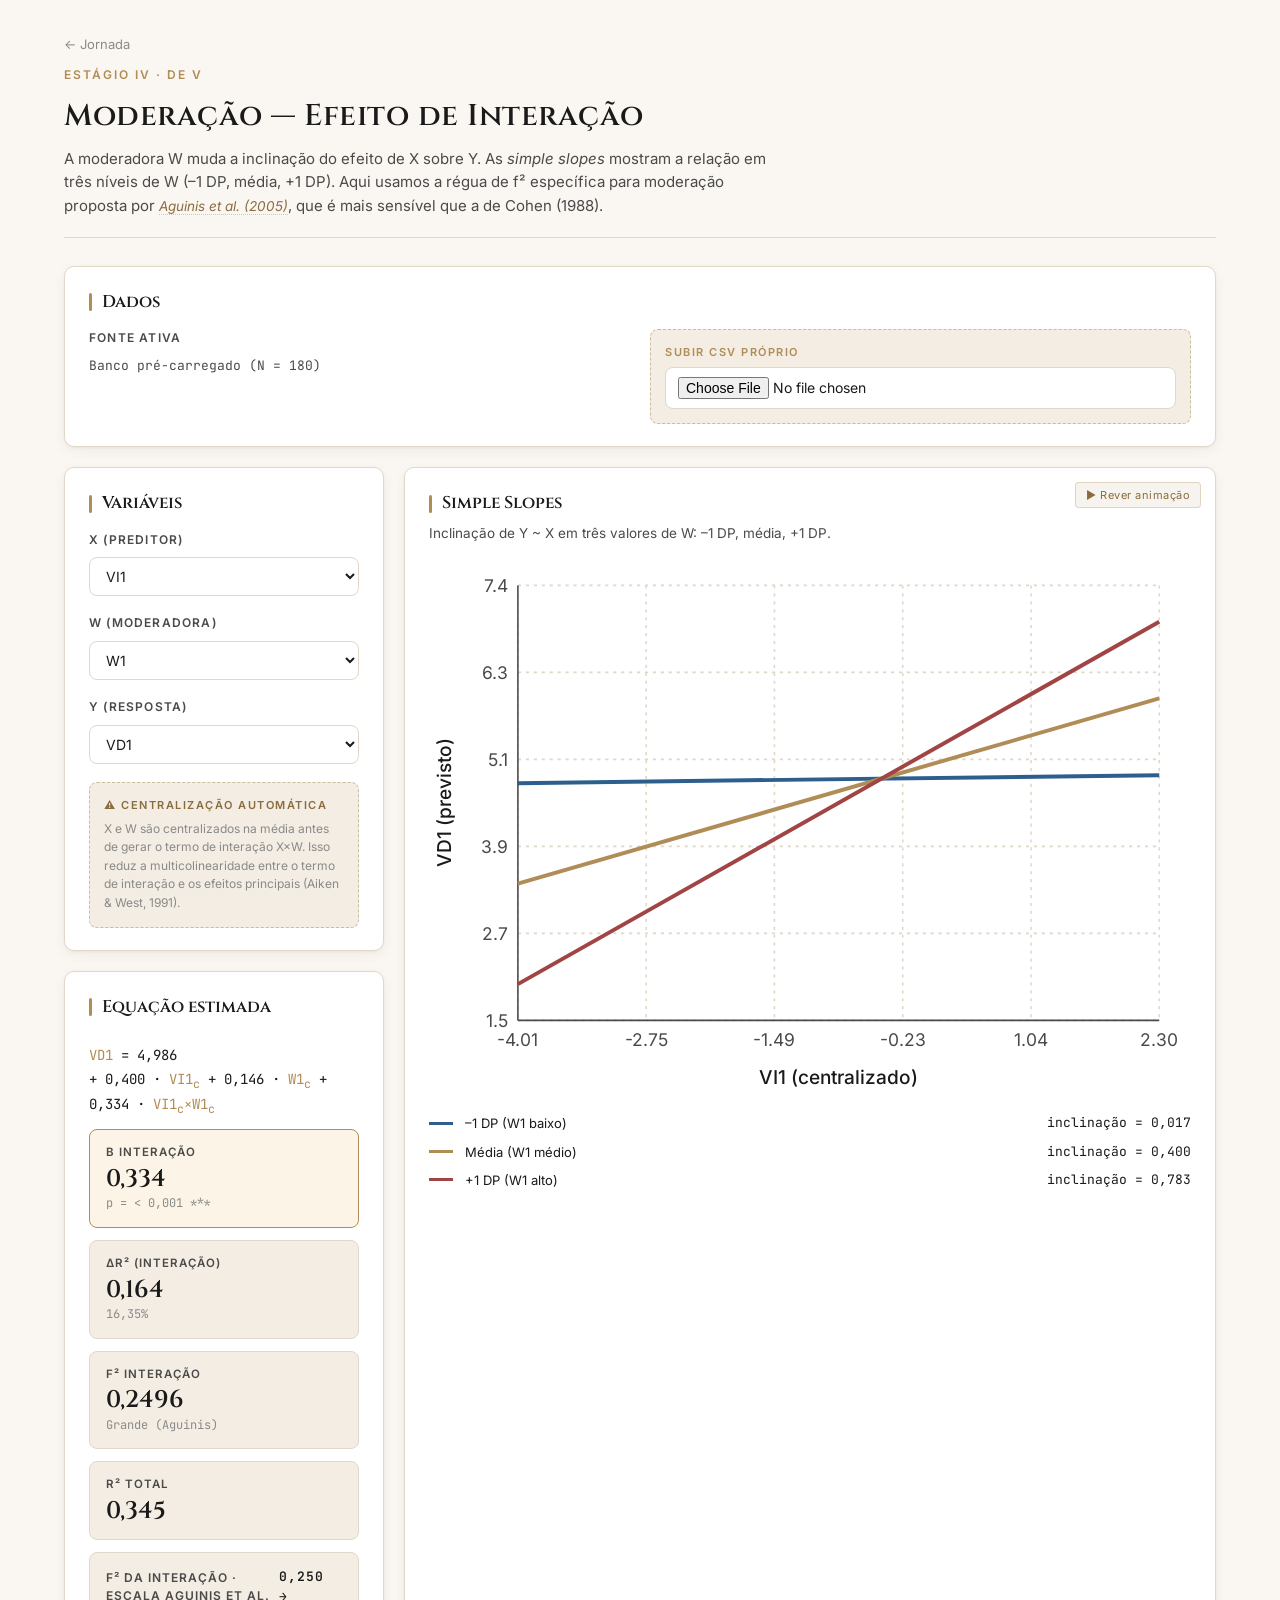
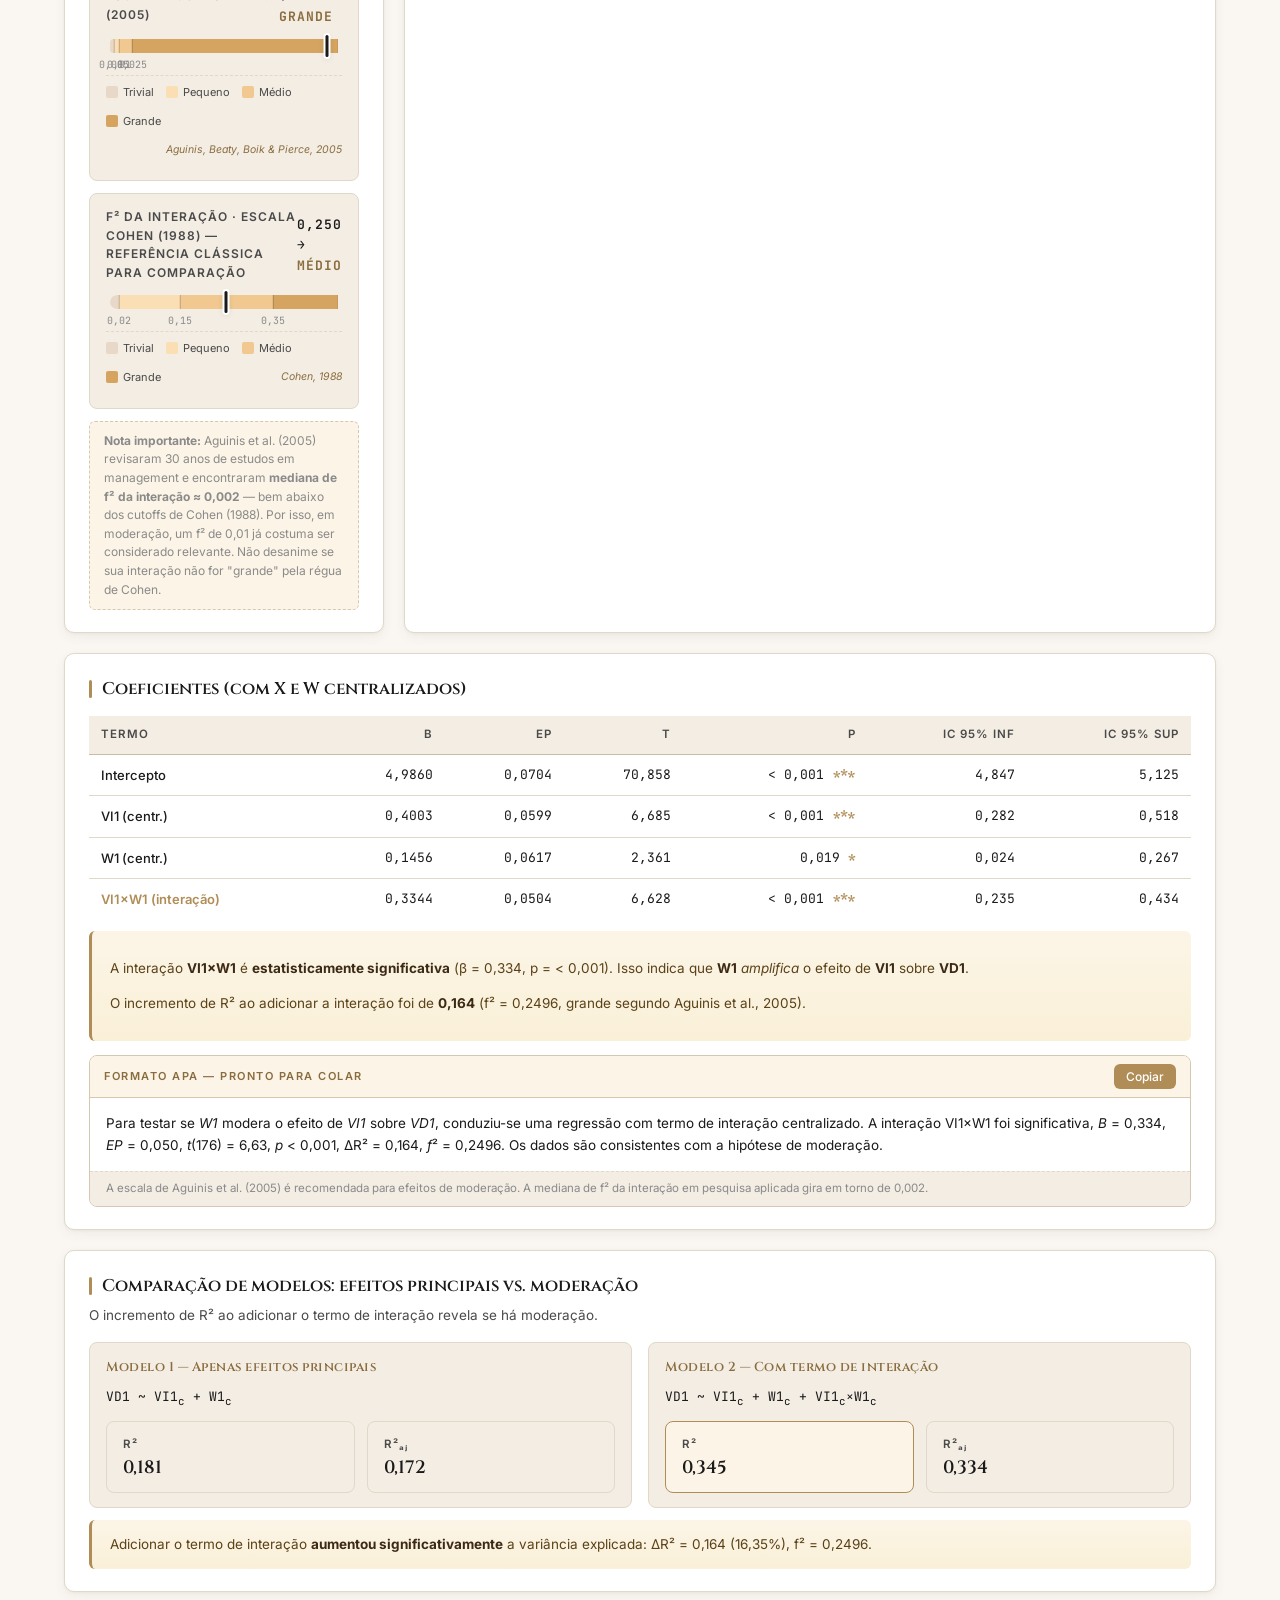
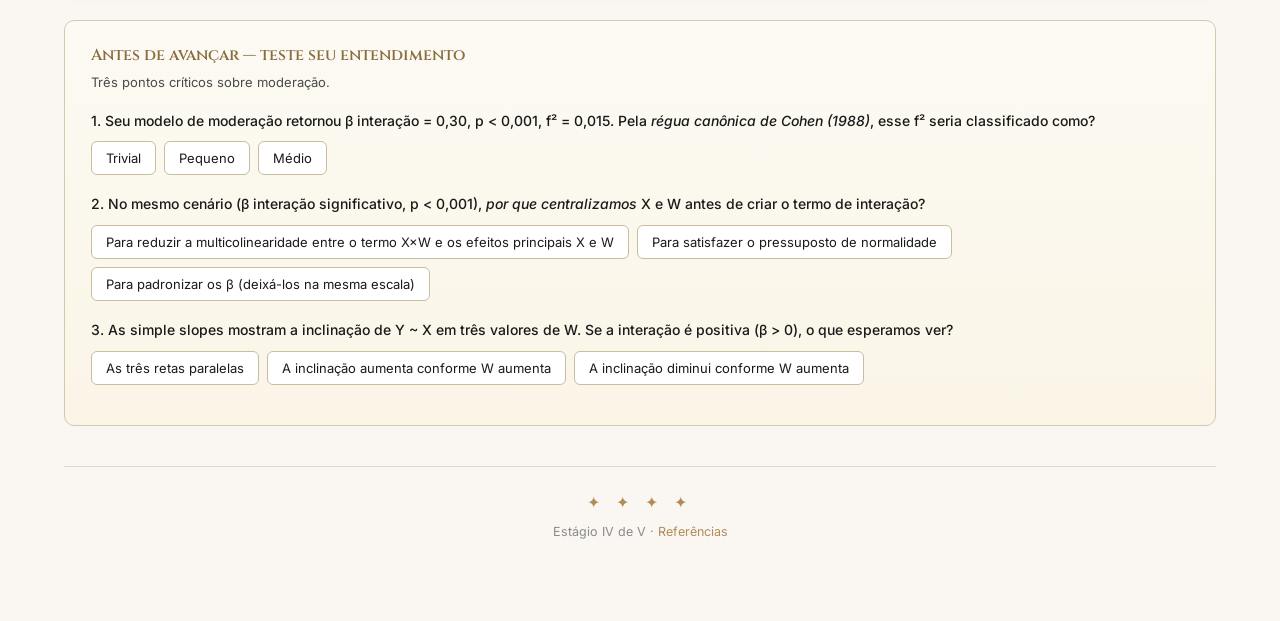
<file: 04-moderacao.html>
<!DOCTYPE html>
<html lang="pt-BR">
<head>
<meta charset="UTF-8">
<meta name="viewport" content="width=device-width, initial-scale=1.0">
<title>Estágio IV — Moderação</title>
<link rel="stylesheet" href="assets/style.css">
<script src="assets/dados.js"></script>
<script src="assets/stats.js"></script>
<script src="assets/widgets-common.js"></script>
<script src="assets/animations.js"></script>
</head>
<body>
<div class="container">

  <header class="widget-header">
    <a href="index.html" class="home-link">← Jornada</a>
    <div class="breadcrumb">Estágio IV · de V</div>
    <h1>Moderação — Efeito de Interação</h1>
    <div class="subtitle">A moderadora W muda a inclinação do efeito de X sobre Y. As <em>simple slopes</em> mostram a relação em três níveis de W (–1 DP, média, +1 DP). Aqui usamos a régua de f² específica para moderação proposta por <span class="ref-cite" title="Aguinis, H., Beaty, J. C., Boik, R. J., & Pierce, C. A. (2005). Effect size and power in assessing moderating effects of categorical variables using multiple regression: A 30-year review. Journal of Applied Psychology, 90(1), 94–107.">Aguinis et al. (2005)</span>, que é mais sensível que a de Cohen (1988).</div>
  </header>

  <div class="panel">
    <h3 class="panel-title">Dados</h3>
    <div class="grid-equal-2">
      <div>
        <label class="control-label">Fonte ativa</label>
        <div id="data-source" class="mono" style="font-size: 13px; color: var(--ink-soft);">Banco pré-carregado (N = 180)</div>
      </div>
      <div class="upload-zone">
        <label>Subir CSV próprio</label>
        <input type="file" id="csv-input" accept=".csv,.txt">
      </div>
    </div>
  </div>

  <div class="grid-2">
    <div>
      <div class="panel">
        <h3 class="panel-title">Variáveis</h3>
        <div class="control-group">
          <label class="control-label">X (preditor)</label>
          <select id="x-select"></select>
        </div>
        <div class="control-group">
          <label class="control-label">W (moderadora)</label>
          <select id="w-select"></select>
        </div>
        <div class="control-group">
          <label class="control-label">Y (resposta)</label>
          <select id="y-select"></select>
        </div>
        <div class="upload-zone" style="margin-top: 10px;">
          <label style="color: var(--gold-deep);">⚠ Centralização automática</label>
          <div class="muted" style="font-size: 12px;">X e W são centralizados na média antes de gerar o termo de interação X×W. Isso reduz a multicolinearidade entre o termo de interação e os efeitos principais (Aiken & West, 1991).</div>
        </div>
      </div>

      <div class="panel">
        <h3 class="panel-title">Equação estimada</h3>
        <div id="equation" class="mono" style="font-size: 14px; padding: 10px 0; line-height: 1.7;"></div>
        <div id="kpis"></div>
        <div id="ruler-container"></div>
      </div>
    </div>

    <div class="panel">
      <h3 class="panel-title">Simple Slopes</h3>
      <div class="panel-subtitle">Inclinação de Y ~ X em três valores de W: –1 DP, média, +1 DP.</div>
      <div id="slopes-container"></div>
      <div id="slopes-legend"></div>
    </div>
  </div>

  <div class="panel">
    <h3 class="panel-title">Coeficientes (com X e W centralizados)</h3>
    <table class="coef-table">
      <thead>
        <tr><th>Termo</th><th>β</th><th>EP</th><th>t</th><th>p</th><th>IC 95% inf</th><th>IC 95% sup</th></tr>
      </thead>
      <tbody id="coef-tbody"></tbody>
    </table>
    <div id="interp-box"></div>
    <div id="apa-container"></div>
  </div>

  <div class="panel">
    <h3 class="panel-title">Comparação de modelos: efeitos principais vs. moderação</h3>
    <div class="panel-subtitle">O incremento de R² ao adicionar o termo de interação revela se há moderação.</div>
    <div id="compare-models"></div>
  </div>

  <div id="quiz-container"></div>

  <footer class="widget-footer">
    <div class="glyph">✦ ✦ ✦ ✦</div>
    <div>Estágio IV de V · <a href="referencias.html">Referências</a></div>
  </footer>

</div>

<script>
let DATA = window.BANCO_180;
let ALL_VARS = ['VI1','VI2','VI3','W1','VD1','VD2'];

function populateSelects(){
  const xS = document.getElementById('x-select');
  const wS = document.getElementById('w-select');
  const yS = document.getElementById('y-select');
  xS.innerHTML=''; wS.innerHTML=''; yS.innerHTML='';
  const isDefault = (DATA === window.BANCO_180);
  const xOpts = isDefault ? ['VI1','VI2','VI3'] : ALL_VARS;
  const wOpts = isDefault ? ['W1'] : ALL_VARS;
  const yOpts = isDefault ? ['VD1','VD2'] : ALL_VARS;
  xOpts.forEach(v => xS.innerHTML += `<option value="${v}">${v}</option>`);
  wOpts.forEach(v => wS.innerHTML += `<option value="${v}">${v}</option>`);
  yOpts.forEach(v => yS.innerHTML += `<option value="${v}">${v}</option>`);
  if(isDefault){ xS.value='VI1'; wS.value='W1'; yS.value='VD1'; }
}

function compute(){
  const xVar = document.getElementById('x-select').value;
  const wVar = document.getElementById('w-select').value;
  const yVar = document.getElementById('y-select').value;
  if(!xVar || !wVar || !yVar) return;
  if(xVar===wVar || xVar===yVar || wVar===yVar){
    document.getElementById('equation').innerHTML = '<span style="color: var(--bad)">⚠ X, W e Y devem ser variáveis distintas.</span>';
    return;
  }
  const x = DATA.map(r => r[xVar]);
  const w = DATA.map(r => r[wVar]);
  const y = DATA.map(r => r[yVar]);
  const xc = Stats.center(x), wc = Stats.center(w);
  const xw = xc.map((v,i) => v*wc[i]);
  // Modelo com interação
  const Xint = x.map((_,i) => [xc[i], wc[i], xw[i]]);
  const m = Stats.ols(Xint, y);
  // Modelo sem interação (efeitos principais)
  const Xmain = x.map((_,i) => [xc[i], wc[i]]);
  const mMain = Stats.ols(Xmain, y);
  if(m.error || mMain.error){ document.getElementById('equation').innerHTML = `<span style="color: var(--bad)">Erro: ${m.error || mMain.error}</span>`; return; }
  const dR2 = m.r2 - mMain.r2;
  const f2int = Stats.f2Increment(m.r2, mMain.r2);

  const b0 = m.beta[0], bx = m.beta[1], bw = m.beta[2], bxw = m.beta[3];
  const fmt = v => (v>=0?'+ ':'– ') + Math.abs(v).toFixed(3).replace('.',',');
  document.getElementById('equation').innerHTML =
    `<span style="color: var(--gold)">${yVar}</span> = ${b0.toFixed(3).replace('.',',')}<br>
     ${fmt(bx)} · <span style="color: var(--gold)">${xVar}<sub>c</sub></span>
     ${fmt(bw)} · <span style="color: var(--gold)">${wVar}<sub>c</sub></span>
     ${fmt(bxw)} · <span style="color: var(--gold)">${xVar}<sub>c</sub>×${wVar}<sub>c</sub></span>`;

  document.getElementById('kpis').innerHTML = `
    <div class="kpi-grid">
      <div class="kpi highlight">
        <div class="kpi-label">β interação</div>
        <div class="kpi-value">${Stats.fmtBr(bxw, 3)}</div>
        <div class="kpi-sub">p = ${Stats.fmtP(m.p[3])} ${Stats.stars(m.p[3])}</div>
      </div>
      <div class="kpi">
        <div class="kpi-label">ΔR² (interação)</div>
        <div class="kpi-value">${Stats.fmtBr(dR2, 3)}</div>
        <div class="kpi-sub">${(dR2*100).toFixed(2).replace('.',',')}%</div>
      </div>
      <div class="kpi">
        <div class="kpi-label">f² interação</div>
        <div class="kpi-value">${Stats.fmtBr(f2int, 4)}</div>
        <div class="kpi-sub">${Stats.classify(f2int, 'f2_mod')} (Aguinis)</div>
      </div>
      <div class="kpi">
        <div class="kpi-label">R² total</div>
        <div class="kpi-value">${Stats.fmtBr(m.r2, 3)}</div>
      </div>
    </div>
  `;

  // Régua dupla: f² interação pelo critério Cohen e pelo critério Aguinis
  let rulers = WC.renderEffectRuler(f2int, 'f2_mod', {label: 'f² da interação · escala Aguinis et al. (2005)', ref: 'Aguinis, Beaty, Boik & Pierce, 2005'});
  rulers += WC.renderEffectRuler(f2int, 'f2', {label: 'f² da interação · escala Cohen (1988) — referência clássica para comparação', ref: 'Cohen, 1988'});
  document.getElementById('ruler-container').innerHTML = rulers +
    `<div class="apa-note" style="margin-top: 4px; border-radius: 6px; border: 1px dashed var(--gold-soft); background: #fcf5e7; padding: 10px 14px; font-size: 12px;">
      <strong>Nota importante:</strong> Aguinis et al. (2005) revisaram 30 anos de estudos em management e encontraram <strong>mediana de f² da interação ≈ 0,002</strong> — bem abaixo dos cutoffs de Cohen (1988). Por isso, em moderação, um f² de 0,01 já costuma ser considerado relevante. Não desanime se sua interação não for "grande" pela régua de Cohen.
    </div>`;

  // Tabela de coeficientes
  const terms = ['Intercepto', `${xVar} (centr.)`, `${wVar} (centr.)`, `${xVar}×${wVar} (interação)`];
  let tb = '';
  for(let i=0;i<4;i++){
    const rowClass = i===3 ? 'interaction' : '';
    tb += `<tr class="${rowClass}"><td>${terms[i]}</td>
      <td>${Stats.fmtBr(m.beta[i],4)}</td>
      <td>${Stats.fmtBr(m.se[i],4)}</td>
      <td>${Stats.fmtBr(m.t[i],3)}</td>
      <td>${Stats.fmtP(m.p[i])} <span class="sig-stars">${Stats.stars(m.p[i])}</span></td>
      <td>${Stats.fmtBr(m.ciLow[i],3)}</td>
      <td>${Stats.fmtBr(m.ciHigh[i],3)}</td>
    </tr>`;
  }
  document.getElementById('coef-tbody').innerHTML = tb;

  // Interpretação
  const sigInt = m.p[3] < 0.05;
  let interp = '';
  if(sigInt){
    const dir = bxw > 0 ? 'amplifica' : 'atenua';
    interp = `<p>A interação <strong>${xVar}×${wVar}</strong> é <strong>estatisticamente significativa</strong>
              (β = ${bxw.toFixed(3).replace('.',',')}, p = ${Stats.fmtP(m.p[3])}). Isso indica que
              <strong>${wVar}</strong> <em>${dir}</em> o efeito de <strong>${xVar}</strong> sobre <strong>${yVar}</strong>.</p>
              <p>O incremento de R² ao adicionar a interação foi de <strong>${Stats.fmtBr(dR2,3)}</strong>
              (f² = ${Stats.fmtBr(f2int,4)}, ${Stats.classify(f2int,'f2_mod').toLowerCase()} segundo Aguinis et al., 2005).</p>`;
  } else {
    interp = `<p class="muted">A interação <strong>${xVar}×${wVar}</strong> não atingiu significância
              (β = ${bxw.toFixed(3).replace('.',',')}, p = ${Stats.fmtP(m.p[3])}). Não há evidência estatística de moderação nesta amostra.</p>`;
  }
  document.getElementById('interp-box').innerHTML = `<div class="interp-box">${interp}</div>`;

  // APA
  document.getElementById('apa-container').innerHTML = WC.renderAPABox(WC.apaModeracao(yVar, xVar, wVar, m, dR2),
    { note: 'A escala de Aguinis et al. (2005) é recomendada para efeitos de moderação. A mediana de f² da interação em pesquisa aplicada gira em torno de 0,002.' });

  // Comparação dois modelos
  document.getElementById('compare-models').innerHTML = `
    <div class="compare-grid">
      <div class="compare-col">
        <h4>Modelo 1 — Apenas efeitos principais</h4>
        <div class="mono" style="font-size: 13px;">${yVar} ~ ${xVar}<sub>c</sub> + ${wVar}<sub>c</sub></div>
        <div class="kpi-grid mt-12" style="grid-template-columns: 1fr 1fr;">
          <div class="kpi"><div class="kpi-label">R²</div><div class="kpi-value" style="font-size: 18px;">${Stats.fmtBr(mMain.r2,3)}</div></div>
          <div class="kpi"><div class="kpi-label">R²ₐⱼ</div><div class="kpi-value" style="font-size: 18px;">${Stats.fmtBr(mMain.r2adj,3)}</div></div>
        </div>
      </div>
      <div class="compare-col">
        <h4>Modelo 2 — Com termo de interação</h4>
        <div class="mono" style="font-size: 13px;">${yVar} ~ ${xVar}<sub>c</sub> + ${wVar}<sub>c</sub> + ${xVar}<sub>c</sub>×${wVar}<sub>c</sub></div>
        <div class="kpi-grid mt-12" style="grid-template-columns: 1fr 1fr;">
          <div class="kpi highlight"><div class="kpi-label">R²</div><div class="kpi-value" style="font-size: 18px;">${Stats.fmtBr(m.r2,3)}</div></div>
          <div class="kpi"><div class="kpi-label">R²ₐⱼ</div><div class="kpi-value" style="font-size: 18px;">${Stats.fmtBr(m.r2adj,3)}</div></div>
        </div>
      </div>
    </div>
    <div class="interp-box mt-12">
      Adicionar o termo de interação <strong>${sigInt ? 'aumentou significativamente' : 'não aumentou significativamente'}</strong> a variância explicada:
      ΔR² = ${Stats.fmtBr(dR2,3)} (${(dR2*100).toFixed(2).replace('.',',')}%), f² = ${Stats.fmtBr(f2int,4)}.
    </div>
  `;

  drawSlopes(x, w, y, b0, bx, bw, bxw, xVar, wVar, yVar);
}

function drawSlopes(x, w, y, b0, bx, bw, bxw, xVar, wVar, yVar){
  const sdW = Stats.std(w);
  // Como o intercepto é em xc=0, wc=0, plotamos X centralizado vs Y previsto
  const xc = Stats.center(x);
  const xMin = Math.min(...xc), xMax = Math.max(...xc);
  const xPad = (xMax-xMin)*0.05;
  const xLo = xMin-xPad, xHi = xMax+xPad;
  // Três níveis de W (centralizada)
  const wLevels = [-sdW, 0, sdW];
  const wLabels = [`–1 DP (${wVar} baixo)`, `Média (${wVar} médio)`, `+1 DP (${wVar} alto)`];
  const colors = ['#2c5f8d', '#b08d57', '#a04444'];

  // Calcular Y previsto em cada nível
  const lines = wLevels.map(wL => {
    const yLo = b0 + bx*xLo + bw*wL + bxw*xLo*wL;
    const yHi = b0 + bx*xHi + bw*wL + bxw*xHi*wL;
    return { wL, yLo, yHi };
  });
  let yAll = []; lines.forEach(l => { yAll.push(l.yLo); yAll.push(l.yHi); });
  const yMinAll = Math.min(...yAll), yMaxAll = Math.max(...yAll);
  const yPad = (yMaxAll-yMinAll)*0.10;
  const yLo2 = yMinAll-yPad, yHi2 = yMaxAll+yPad;

  const w_ = 480, h = 340, pad = {top: 16, right: 20, bottom: 50, left: 56};
  const innerW = w_-pad.left-pad.right, innerH = h-pad.top-pad.bottom;
  const sx = v => pad.left + (v-xLo)/(xHi-xLo) * innerW;
  const sy = v => pad.top + (1-(v-yLo2)/(yHi2-yLo2)) * innerH;

  let svg = `<svg class="chart" viewBox="0 0 ${w_} ${h}">`;
  for(let k=0;k<=5;k++){
    const xv = xLo+(xHi-xLo)*k/5, yv = yLo2+(yHi2-yLo2)*k/5;
    svg += `<line class="grid-line" x1="${sx(xv)}" y1="${pad.top}" x2="${sx(xv)}" y2="${h-pad.bottom}"/>`;
    svg += `<line class="grid-line" x1="${pad.left}" y1="${sy(yv)}" x2="${w_-pad.right}" y2="${sy(yv)}"/>`;
    svg += `<text class="axis-text" x="${sx(xv)}" y="${h-pad.bottom+16}" text-anchor="middle">${xv.toFixed(2)}</text>`;
    svg += `<text class="axis-text" x="${pad.left-6}" y="${sy(yv)+4}" text-anchor="end">${yv.toFixed(1)}</text>`;
  }
  svg += `<line class="axis-line" x1="${pad.left}" y1="${h-pad.bottom}" x2="${w_-pad.right}" y2="${h-pad.bottom}"/>`;
  svg += `<line class="axis-line" x1="${pad.left}" y1="${pad.top}" x2="${pad.left}" y2="${h-pad.bottom}"/>`;
  svg += `<text class="axis-title" x="${pad.left+innerW/2}" y="${h-10}" text-anchor="middle">${xVar} (centralizado)</text>`;
  svg += `<text class="axis-title" x="${-pad.top-innerH/2}" y="14" text-anchor="middle" transform="rotate(-90)">${yVar} (previsto)</text>`;
  lines.forEach((l, i) => {
    svg += `<line class="simple-slope" data-slope-idx="${i}" x1="${sx(xLo)}" y1="${sy(l.yLo)}" x2="${sx(xHi)}" y2="${sy(l.yHi)}" stroke="${colors[i]}" stroke-width="2.5" fill="none"/>`;
  });
  svg += `</svg>`;
  document.getElementById('slopes-container').innerHTML = svg;

  // Inclinação de cada linha (slope = bx + bxw*wL)
  let legend = '<div style="display: flex; flex-direction: column; gap: 8px; margin-top: 14px;">';
  lines.forEach((l, i) => {
    const slope = bx + bxw * l.wL;
    legend += `<div style="display: flex; align-items: center; gap: 12px; font-size: 13px;">
      <span style="display: inline-block; width: 24px; height: 3px; background: ${colors[i]};"></span>
      <span style="flex: 1;">${wLabels[i]}</span>
      <span class="mono">inclinação = ${slope.toFixed(3).replace('.',',')}</span>
    </div>`;
  });
  legend += '</div>';
  document.getElementById('slopes-legend').innerHTML = legend;
}

['x-select','w-select','y-select'].forEach(id => document.getElementById(id).addEventListener('change', compute));

document.getElementById('csv-input').addEventListener('change', e => {
  const file = e.target.files[0]; if(!file) return;
  const reader = new FileReader();
  reader.onload = ev => {
    try {
      const parsed = Stats.parseCSV(ev.target.result);
      const numericVars = parsed.headers.filter(h => parsed.rows.every(r => typeof r[h] === 'number' && !isNaN(r[h])));
      if(numericVars.length < 3){ alert('Precisa de pelo menos 3 colunas numéricas.'); return; }
      DATA = parsed.rows; ALL_VARS = numericVars;
      document.getElementById('data-source').textContent = `CSV "${file.name}" (N = ${DATA.length})`;
      populateSelects(); compute();
    } catch(err){ alert('Erro: ' + err.message); }
  };
  reader.readAsText(file);
});

// Quiz
document.getElementById('quiz-container').innerHTML = WC.renderQuiz([
  {
    q: 'Seu modelo de moderação retornou β interação = 0,30, p < 0,001, f² = 0,015. Pela <em>régua canônica de Cohen (1988)</em>, esse f² seria classificado como?',
    options: [
      { label: 'Trivial', correct: true, explain: 'Pela escala de Cohen, f² < 0,02 é trivial. Mas pelas referências específicas de moderação (Aguinis et al., 2005), esse mesmo valor já seria considerado médio. Esse é exatamente o ponto: usar a escala errada subestima sistematicamente os efeitos de interação.' },
      { label: 'Pequeno', correct: false, explain: 'Pequeno em Cohen é f² ≥ 0,02. Cuidado — 0,015 está abaixo desse limite.' },
      { label: 'Médio', correct: false, explain: 'Médio em Cohen é f² ≥ 0,15. 0,015 está muito abaixo dessa banda — mas usando Aguinis, sim, seria médio.' }
    ]
  },
  {
    q: 'No mesmo cenário (β interação significativo, p < 0,001), <em>por que centralizamos</em> X e W antes de criar o termo de interação?',
    options: [
      { label: 'Para reduzir a multicolinearidade entre o termo X×W e os efeitos principais X e W', correct: true, explain: 'Exato. Sem centralização, X×W fica fortemente correlacionado com X e W, inflando os VIFs. A centralização (Aiken & West, 1991) preserva o β da interação (que é o foco do teste) e melhora a interpretabilidade dos β principais — que passam a representar o efeito quando a outra variável está na média.' },
      { label: 'Para satisfazer o pressuposto de normalidade', correct: false, explain: 'Centralização não afeta a forma da distribuição — só desloca a média. Não tem relação direta com normalidade.' },
      { label: 'Para padronizar os β (deixá-los na mesma escala)', correct: false, explain: 'Padronização (z-score) e centralização (subtrair a média) são coisas diferentes. Centralizar não muda a escala, só desloca o zero.' }
    ]
  },
  {
    q: 'As simple slopes mostram a inclinação de Y ~ X em três valores de W. Se a interação é positiva (β > 0), o que esperamos ver?',
    options: [
      { label: 'As três retas paralelas', correct: false, explain: 'Retas paralelas indicam ausência de moderação — mesma inclinação em todos os níveis de W.' },
      { label: 'A inclinação aumenta conforme W aumenta', correct: true, explain: 'Correto. Slope em W=w₀ é (β_X + β_XW · w₀). Se β_XW > 0, valores maiores de W produzem inclinações maiores — as retas "abrem em leque".' },
      { label: 'A inclinação diminui conforme W aumenta', correct: false, explain: 'Esse seria o padrão para β_XW < 0 (interação negativa).' }
    ]
  }
], { subtitle: 'Três pontos críticos sobre moderação.' });

populateSelects();
compute();

// Animação de simple slopes em leque (só na primeira visita)
setTimeout(() => {
  const svgEl = document.querySelector('#slopes-container svg');
  if(svgEl){
    Anim.simpleSlopesFanAuto(svgEl, { key: 'widget4-slopes' });
    const panel = document.getElementById('slopes-container').closest('.panel');
    Anim.addReplayButton(panel, () => {
      const svg = document.querySelector('#slopes-container svg');
      Anim.simpleSlopesFanAuto(svg, { key: 'widget4-slopes', force: true });
    });
  }
}, 100);
</script>
<!-- Cloudflare Web Analytics -->
<script defer src="https://static.cloudflareinsights.com/beacon.min.js" data-cf-beacon='{"token": "c02608684afe4b2799c74ca90261d2f7"}'></script>
<!-- End Cloudflare Web Analytics -->
</body>
</html>
</file>
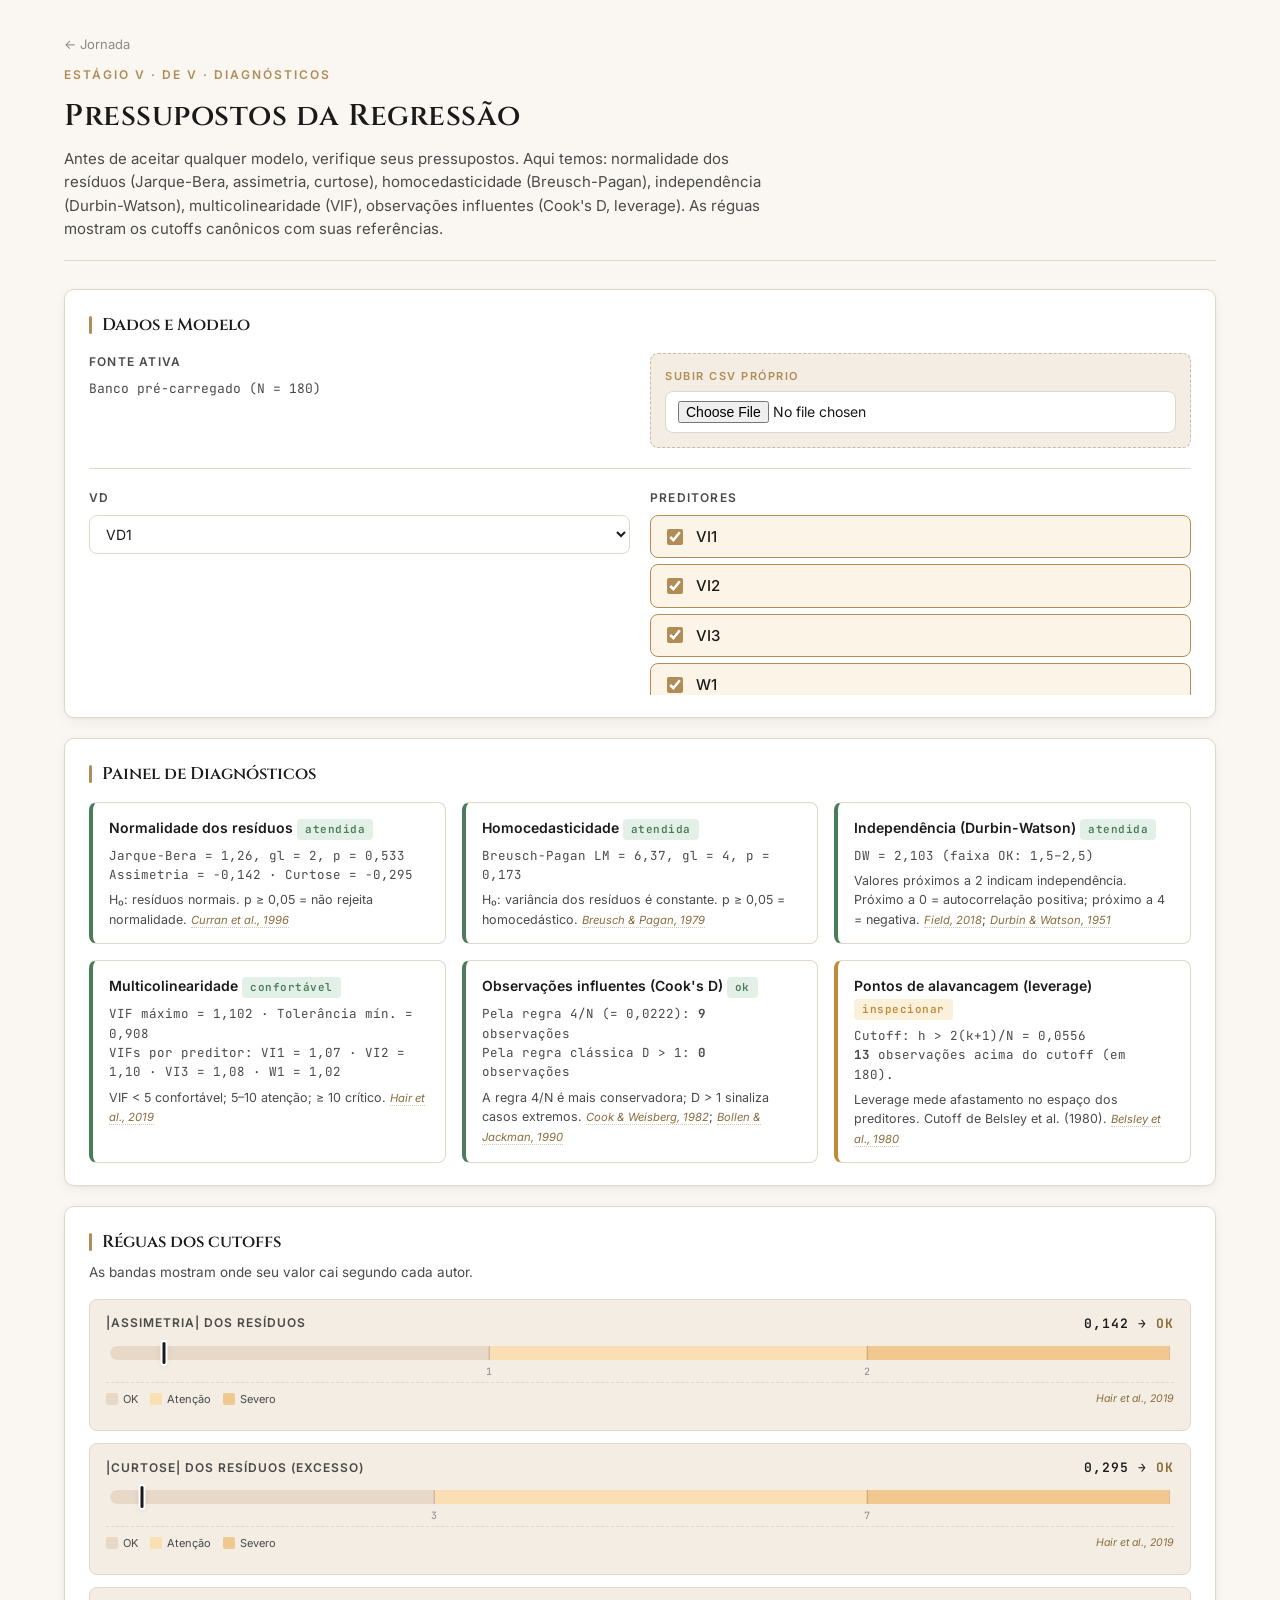
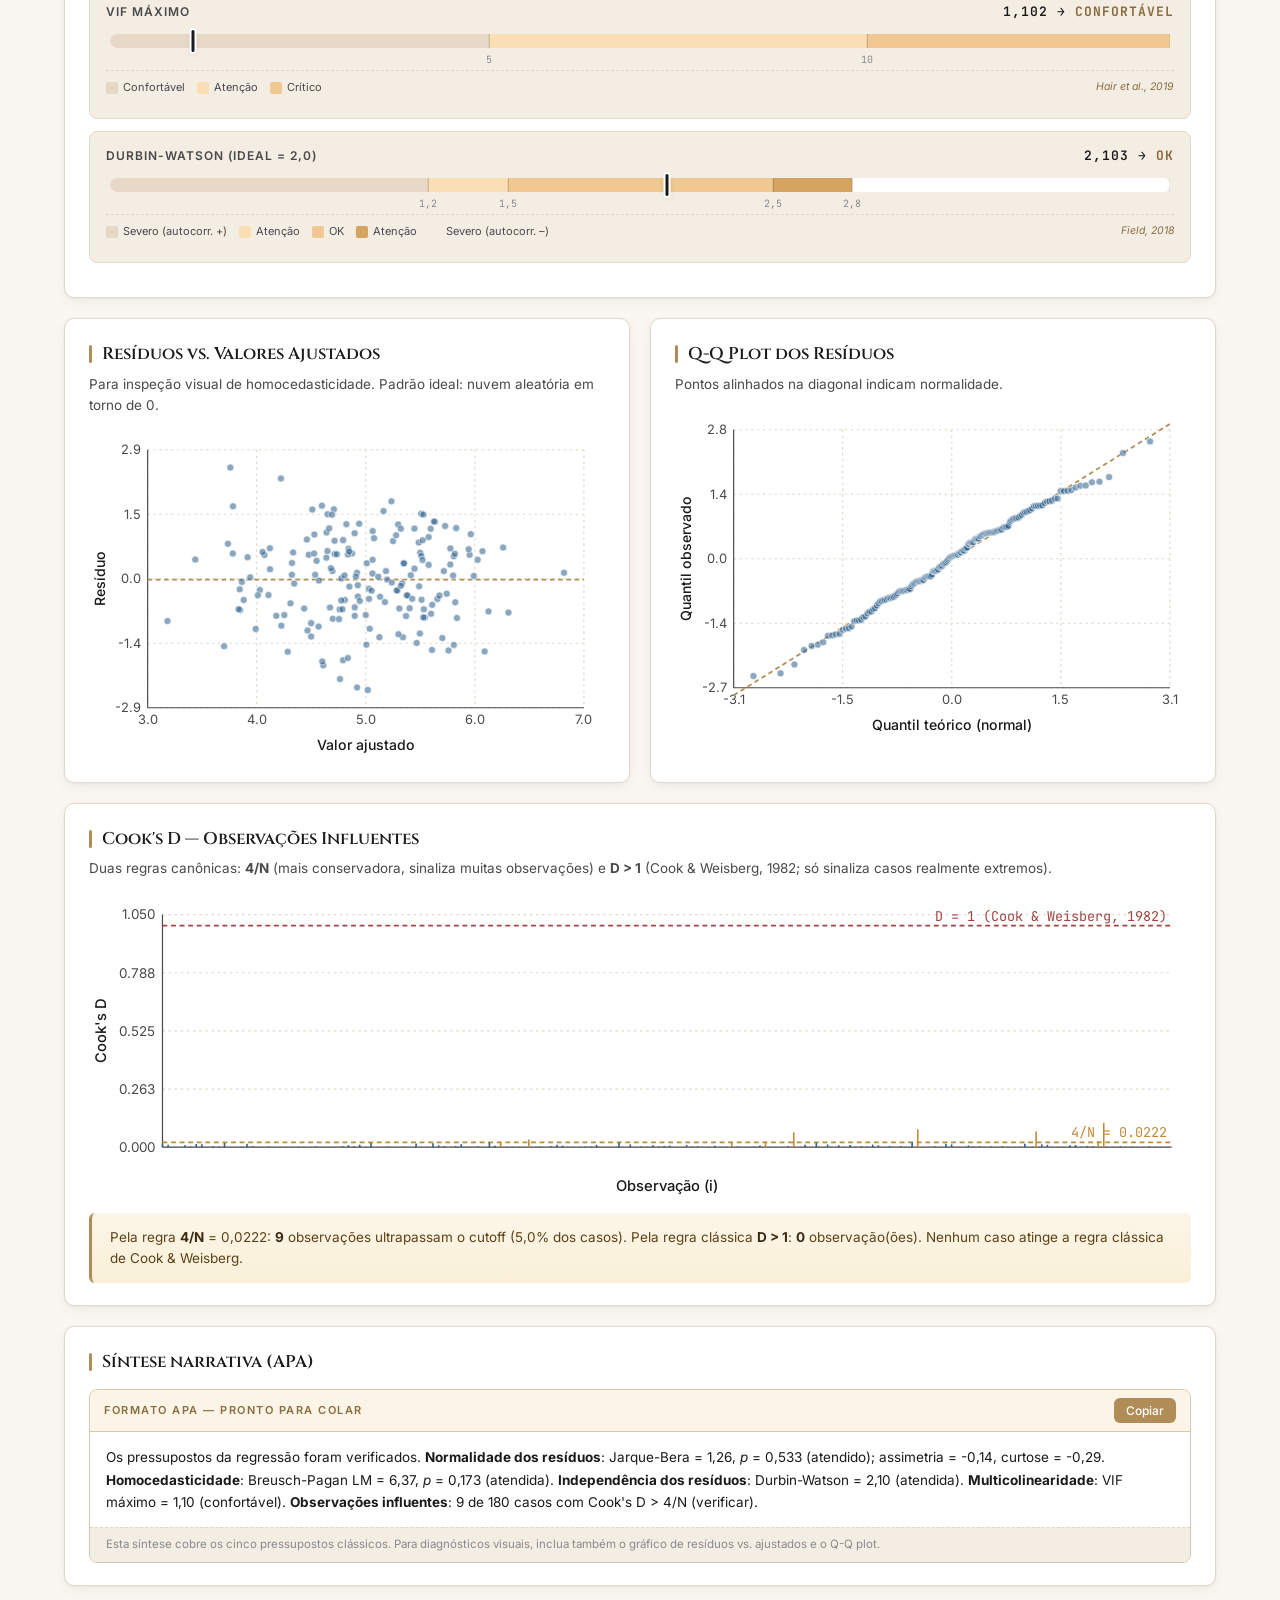
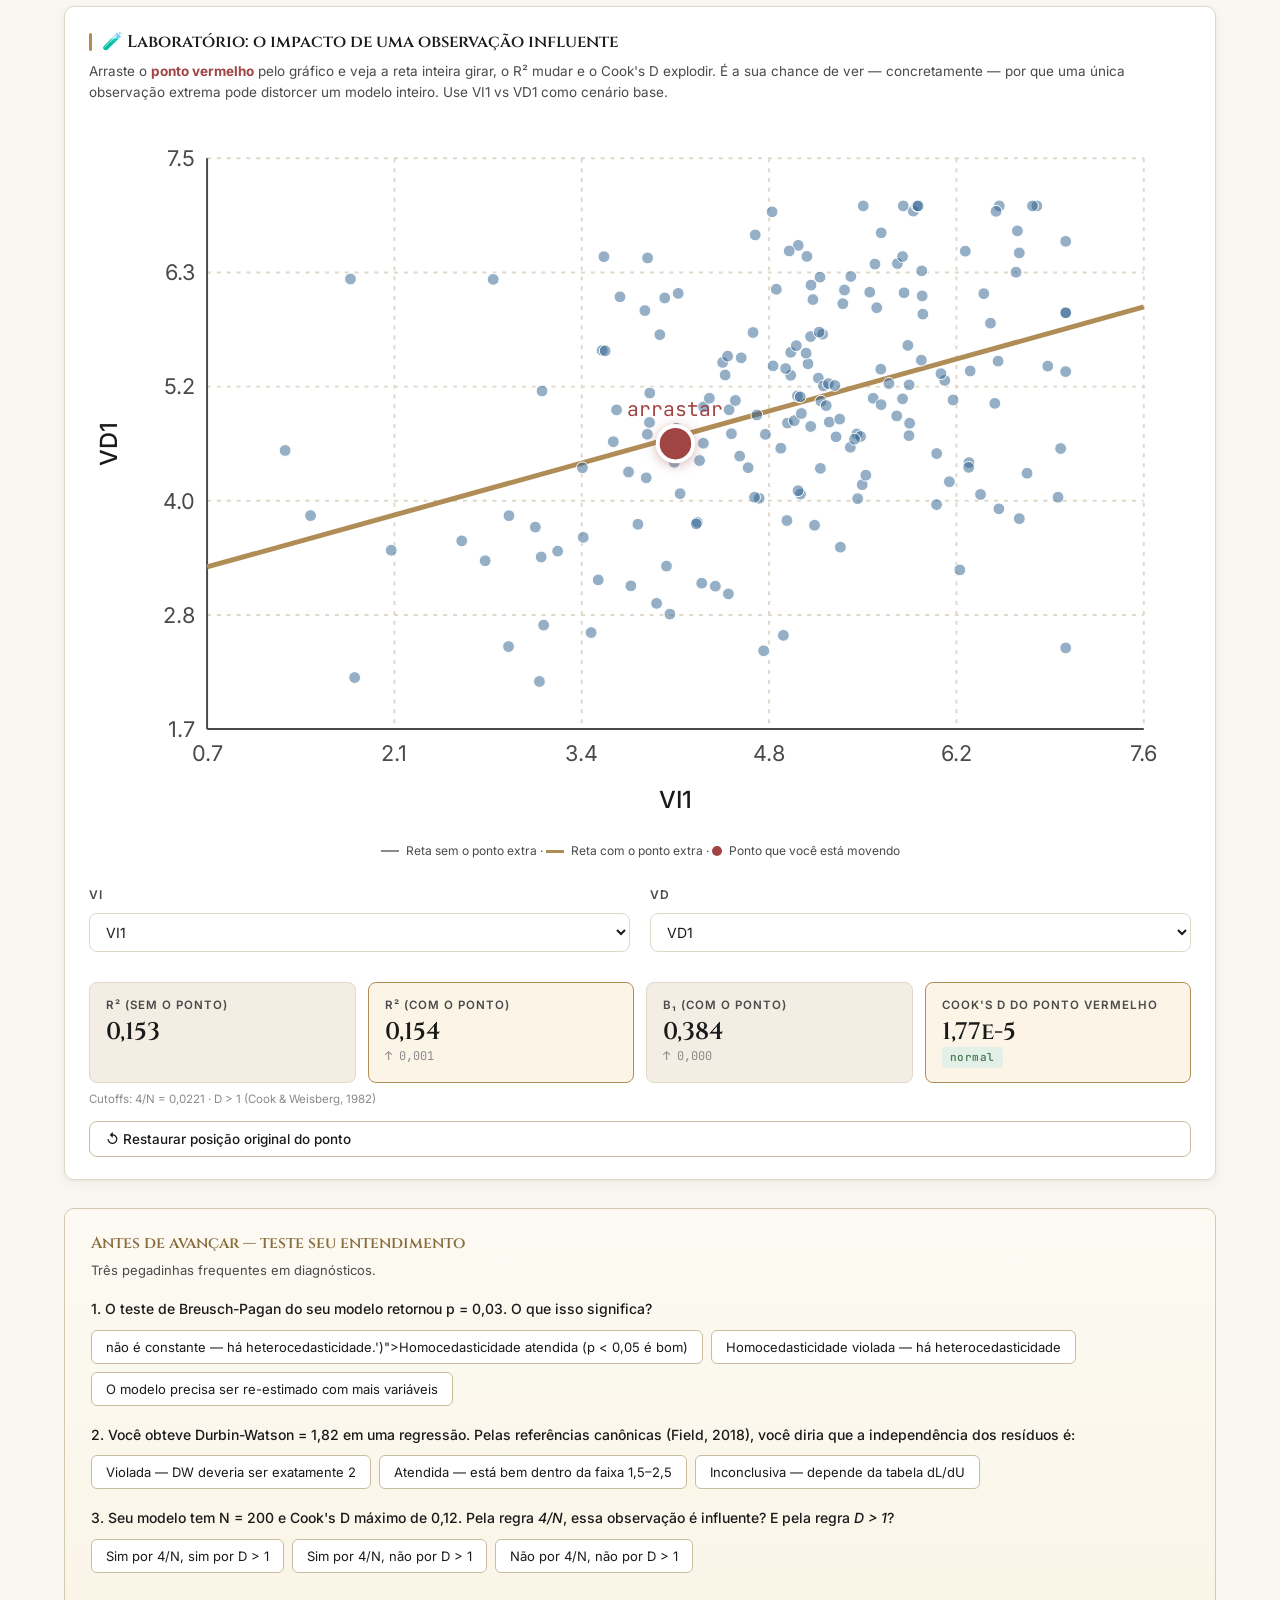
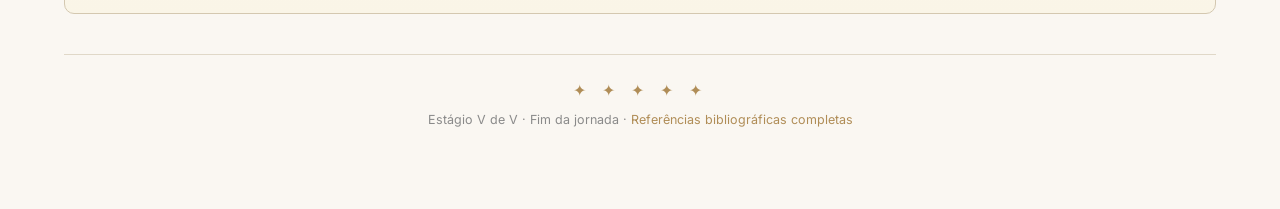
<file: 05-pressupostos.html>
<!DOCTYPE html>
<html lang="pt-BR">
<head>
<meta charset="UTF-8">
<meta name="viewport" content="width=device-width, initial-scale=1.0">
<title>Estágio V — Pressupostos</title>
<link rel="stylesheet" href="assets/style.css">
<script src="assets/dados.js"></script>
<script src="assets/stats.js"></script>
<script src="assets/widgets-common.js"></script>
</head>
<body>
<div class="container">

  <header class="widget-header">
    <a href="index.html" class="home-link">← Jornada</a>
    <div class="breadcrumb">Estágio V · de V · Diagnósticos</div>
    <h1>Pressupostos da Regressão</h1>
    <div class="subtitle">Antes de aceitar qualquer modelo, verifique seus pressupostos. Aqui temos: normalidade dos resíduos (Jarque-Bera, assimetria, curtose), homocedasticidade (Breusch-Pagan), independência (Durbin-Watson), multicolinearidade (VIF), observações influentes (Cook's D, leverage). As réguas mostram os cutoffs canônicos com suas referências.</div>
  </header>

  <div class="panel">
    <h3 class="panel-title">Dados e Modelo</h3>
    <div class="grid-equal-2">
      <div>
        <label class="control-label">Fonte ativa</label>
        <div id="data-source" class="mono" style="font-size: 13px; color: var(--ink-soft);">Banco pré-carregado (N = 180)</div>
      </div>
      <div class="upload-zone">
        <label>Subir CSV próprio</label>
        <input type="file" id="csv-input" accept=".csv,.txt">
      </div>
    </div>
    <hr class="soft">
    <div class="grid-equal-2">
      <div class="control-group">
        <label class="control-label">VD</label>
        <select id="vd-select"></select>
      </div>
      <div>
        <label class="control-label">Preditores</label>
        <div class="checkbox-list" id="vi-list" style="max-height: 180px; overflow-y: auto;"></div>
      </div>
    </div>
  </div>

  <div class="panel">
    <h3 class="panel-title">Painel de Diagnósticos</h3>
    <div id="diagnostics-grid" class="grid-3"></div>
  </div>

  <div class="panel">
    <h3 class="panel-title">Réguas dos cutoffs</h3>
    <div class="panel-subtitle">As bandas mostram onde seu valor cai segundo cada autor.</div>
    <div id="rulers-container"></div>
  </div>

  <div class="grid-equal-2">
    <div class="panel">
      <h3 class="panel-title">Resíduos vs. Valores Ajustados</h3>
      <div class="panel-subtitle">Para inspeção visual de homocedasticidade. Padrão ideal: nuvem aleatória em torno de 0.</div>
      <div id="resid-fit"></div>
    </div>
    <div class="panel">
      <h3 class="panel-title">Q-Q Plot dos Resíduos</h3>
      <div class="panel-subtitle">Pontos alinhados na diagonal indicam normalidade.</div>
      <div id="qq-plot"></div>
    </div>
  </div>

  <div class="panel">
    <h3 class="panel-title">Cook's D — Observações Influentes</h3>
    <div class="panel-subtitle">Duas regras canônicas: <strong>4/N</strong> (mais conservadora, sinaliza muitas observações) e <strong>D > 1</strong> (Cook & Weisberg, 1982; só sinaliza casos realmente extremos).</div>
    <div id="cook-plot"></div>
    <div id="cook-summary"></div>
  </div>

  <div class="panel">
    <h3 class="panel-title">Síntese narrativa (APA)</h3>
    <div id="apa-container"></div>
  </div>

  <div class="panel">
    <h3 class="panel-title">🧪 Laboratório: o impacto de uma observação influente</h3>
    <div class="panel-subtitle">Arraste o <strong style="color: #a04444;">ponto vermelho</strong> pelo gráfico e veja a reta inteira girar, o R² mudar e o Cook's D explodir. É a sua chance de ver — concretamente — por que uma única observação extrema pode distorcer um modelo inteiro. Use VI1 vs VD1 como cenário base.</div>
    <div id="lab-container"></div>
    <div id="lab-info" class="muted text-center" style="padding: 12px 0; font-size: 13px;">Selecione um par de variáveis abaixo para começar.</div>
    <div class="grid-equal-2" style="margin-top: 14px;">
      <div class="control-group">
        <label class="control-label">VI</label>
        <select id="lab-vi-select"></select>
      </div>
      <div class="control-group">
        <label class="control-label">VD</label>
        <select id="lab-vd-select"></select>
      </div>
    </div>
    <div id="lab-kpis"></div>
    <button class="btn secondary mt-12" id="lab-reset" style="width:100%">↺ Restaurar posição original do ponto</button>
  </div>

  <div id="quiz-container"></div>

  <footer class="widget-footer">
    <div class="glyph">✦ ✦ ✦ ✦ ✦</div>
    <div>Estágio V de V · Fim da jornada · <a href="referencias.html">Referências bibliográficas completas</a></div>
  </footer>

</div>

<script>
let DATA = window.BANCO_180;
let ALL_VARS = ['VI1','VI2','VI3','W1','VD1','VD2'];
const DEFAULT_VIS = ['VI1','VI2','VI3','W1'];
const DEFAULT_VDS = ['VD1','VD2'];
let currentVD = 'VD1';
let currentVIs = ['VI1','VI2','VI3','W1'];

function populateLists(){
  const vdSel = document.getElementById('vd-select');
  const viList = document.getElementById('vi-list');
  vdSel.innerHTML = ''; viList.innerHTML = '';
  const isDefault = (DATA === window.BANCO_180);
  const vds = isDefault ? DEFAULT_VDS : ALL_VARS;
  const vis = isDefault ? DEFAULT_VIS : ALL_VARS.filter(v => v !== currentVD);
  vds.forEach(v => vdSel.innerHTML += `<option value="${v}" ${v===currentVD?'selected':''}>${v}</option>`);
  vis.forEach(v => {
    if(v === currentVD) return;
    viList.innerHTML += `<label><input type="checkbox" value="${v}" ${currentVIs.includes(v)?'checked':''} onchange="toggleVI('${v}', this.checked)"><span>${v}</span></label>`;
  });
}
function toggleVI(v, on){
  if(on) currentVIs.push(v);
  else currentVIs = currentVIs.filter(x => x !== v);
  compute();
}
document.getElementById('vd-select').addEventListener('change', e => {
  currentVD = e.target.value;
  currentVIs = currentVIs.filter(p => p !== currentVD);
  populateLists(); compute();
});

function badge(label, status){
  const cls = status === 'pass' ? 'ok' : (status === 'warn' ? 'warn' : 'bad');
  return `<span class="badge ${cls}">${label}</span>`;
}

function compute(){
  if(currentVIs.length === 0){
    document.getElementById('diagnostics-grid').innerHTML = `<div class="muted">Selecione pelo menos um preditor.</div>`;
    return;
  }
  const y = DATA.map(r => r[currentVD]);
  const X = DATA.map(r => currentVIs.map(v => r[v]));
  const m = Stats.ols(X, y);
  if(m.error){ document.getElementById('diagnostics-grid').innerHTML = `<div class="badge bad">${m.error}</div>`; return; }

  const jb = Stats.jarqueBera(m.residuals);
  const bp = Stats.breuschPagan(m);
  const dw = Stats.durbinWatson(m.residuals);
  const cook = Stats.cooksDistance(m);
  const vifs = currentVIs.length >= 2 ? Stats.vifAll(X) : [1];
  const maxVIF = Math.max(...vifs);
  const cookCutoff4N = 4 / m.n;
  const leverageCutoff = Stats.leverageCutoff(currentVIs.length + 1, m.n, 2);
  const nInfluential4N = cook.D.filter(d => d > cookCutoff4N).length;
  const nInfluentialD1 = cook.D.filter(d => d > 1).length;
  const nHighLeverage = cook.H.filter(h => h > leverageCutoff).length;

  // Cards de diagnóstico
  const jbStatus = jb.p >= 0.05 ? 'pass' : (jb.p >= 0.01 ? 'warn' : 'fail');
  const bpStatus = bp.p >= 0.05 ? 'pass' : (bp.p >= 0.01 ? 'warn' : 'fail');
  const dwStatus = (dw >= 1.5 && dw <= 2.5) ? 'pass' : ((dw >= 1.2 && dw < 1.5) || (dw > 2.5 && dw <= 2.8) ? 'warn' : 'fail');
  const vifStatus = maxVIF < 5 ? 'pass' : (maxVIF < 10 ? 'warn' : 'fail');
  const cookStatus = nInfluentialD1 > 0 ? 'fail' : (nInfluential4N > m.n*0.05 ? 'warn' : 'pass');
  const skewStatus = Math.abs(jb.skew) < 1 ? 'pass' : (Math.abs(jb.skew) < 2 ? 'warn' : 'fail');
  const kurtStatus = Math.abs(jb.kurt) < 3 ? 'pass' : (Math.abs(jb.kurt) < 7 ? 'warn' : 'fail');
  const levStatus = nHighLeverage < m.n*0.05 ? 'pass' : 'warn';

  document.getElementById('diagnostics-grid').innerHTML = `
    <div class="assumption-card ${jbStatus}">
      <h4>Normalidade dos resíduos ${badge(jbStatus==='pass'?'atendida':(jbStatus==='warn'?'atenção':'violada'), jbStatus)}</h4>
      <div class="stat">Jarque-Bera = ${Stats.fmtBr(jb.jb,2)}, gl = 2, p = ${Stats.fmtP(jb.p)}</div>
      <div class="stat">Assimetria = ${Stats.fmtBr(jb.skew,3)} · Curtose = ${Stats.fmtBr(jb.kurt,3)}</div>
      <div class="interp">H₀: resíduos normais. p ≥ 0,05 = não rejeita normalidade. ${WC.cite('Curran et al., 1996', 'Curran, P. J., West, S. G., & Finch, J. F. (1996). The robustness of test statistics to nonnormality and specification error in confirmatory factor analysis. Psychological Methods, 1(1), 16–29.')}</div>
    </div>
    <div class="assumption-card ${bpStatus}">
      <h4>Homocedasticidade ${badge(bpStatus==='pass'?'atendida':(bpStatus==='warn'?'atenção':'violada'), bpStatus)}</h4>
      <div class="stat">Breusch-Pagan LM = ${Stats.fmtBr(bp.lm,2)}, gl = ${bp.df}, p = ${Stats.fmtP(bp.p)}</div>
      <div class="interp">H₀: variância dos resíduos é constante. p ≥ 0,05 = homocedástico. ${WC.cite('Breusch & Pagan, 1979', 'Breusch, T. S., & Pagan, A. R. (1979). A simple test for heteroscedasticity and random coefficient variation. Econometrica, 47(5), 1287–1294.')}</div>
    </div>
    <div class="assumption-card ${dwStatus}">
      <h4>Independência (Durbin-Watson) ${badge(dwStatus==='pass'?'atendida':(dwStatus==='warn'?'atenção':'violada'), dwStatus)}</h4>
      <div class="stat">DW = ${Stats.fmtBr(dw,3)} (faixa OK: 1,5–2,5)</div>
      <div class="interp">Valores próximos a 2 indicam independência. Próximo a 0 = autocorrelação positiva; próximo a 4 = negativa. ${WC.cite('Field, 2018', 'Field, A. (2018). Discovering statistics using IBM SPSS Statistics (5th ed.). Sage.')}; ${WC.cite('Durbin & Watson, 1951', 'Durbin, J., & Watson, G. S. (1951). Testing for serial correlation in least squares regression II. Biometrika, 38(1/2), 159–178.')}</div>
    </div>
    <div class="assumption-card ${vifStatus}">
      <h4>Multicolinearidade ${badge(vifStatus==='pass'?'confortável':(vifStatus==='warn'?'atenção':'crítica'), vifStatus)}</h4>
      <div class="stat">VIF máximo = ${Stats.fmtBr(maxVIF,3)} · Tolerância mín. = ${Stats.fmtBr(1/maxVIF,3)}</div>
      <div class="stat">VIFs por preditor: ${vifs.map((v,i) => `${currentVIs[i]} = ${v.toFixed(2).replace('.',',')}`).join(' · ')}</div>
      <div class="interp">VIF &lt; 5 confortável; 5–10 atenção; ≥ 10 crítico. ${WC.cite('Hair et al., 2019', 'Hair, J. F., Black, W. C., Babin, B. J., & Anderson, R. E. (2019). Multivariate data analysis (8th ed.). Cengage.')}</div>
    </div>
    <div class="assumption-card ${cookStatus}">
      <h4>Observações influentes (Cook's D) ${badge(cookStatus==='pass'?'ok':(cookStatus==='warn'?'inspecionar':'crítico'), cookStatus)}</h4>
      <div class="stat">Pela regra 4/N (= ${cookCutoff4N.toFixed(4).replace('.',',')}): <strong>${nInfluential4N}</strong> observações</div>
      <div class="stat">Pela regra clássica D > 1: <strong>${nInfluentialD1}</strong> observações</div>
      <div class="interp">A regra 4/N é mais conservadora; D > 1 sinaliza casos extremos. ${WC.cite('Cook & Weisberg, 1982', 'Cook, R. D., & Weisberg, S. (1982). Residuals and influence in regression. Chapman & Hall.')}; ${WC.cite('Bollen & Jackman, 1990', 'Bollen, K. A., & Jackman, R. W. (1990). Regression diagnostics: An expository treatment of outliers and influential cases. In J. Fox & J. S. Long (Eds.), Modern methods of data analysis. Sage.')}</div>
    </div>
    <div class="assumption-card ${levStatus}">
      <h4>Pontos de alavancagem (leverage) ${badge(levStatus==='pass'?'ok':'inspecionar', levStatus)}</h4>
      <div class="stat">Cutoff: h > 2(k+1)/N = ${leverageCutoff.toFixed(4).replace('.',',')}</div>
      <div class="stat"><strong>${nHighLeverage}</strong> observações acima do cutoff (em ${m.n}).</div>
      <div class="interp">Leverage mede afastamento no espaço dos preditores. Cutoff de Belsley et al. (1980). ${WC.cite('Belsley et al., 1980', 'Belsley, D. A., Kuh, E., & Welsch, R. E. (1980). Regression diagnostics: Identifying influential data and sources of collinearity. Wiley.')}</div>
    </div>
  `;

  // Réguas
  let rulers = '';
  rulers += WC.renderEffectRuler(Math.abs(jb.skew), 'skewness', { label: '|Assimetria| dos resíduos', ref: 'Hair et al., 2019' });
  rulers += WC.renderEffectRuler(Math.abs(jb.kurt), 'kurtosis', { label: '|Curtose| dos resíduos (excesso)', ref: 'Hair et al., 2019' });
  rulers += WC.renderEffectRuler(maxVIF, 'vif', { label: 'VIF máximo', ref: 'Hair et al., 2019' });
  // Régua especial DW (centrada em 2)
  const dwBands = [
    {upper: 1.2, label: 'Severo (autocorr. +)' },
    {upper: 1.5, label: 'Atenção' },
    {upper: 2.5, label: 'OK' },
    {upper: 2.8, label: 'Atenção' },
    {upper: Infinity, label: 'Severo (autocorr. –)' }
  ];
  rulers += WC.renderEffectRuler(dw, dwBands, { label: 'Durbin-Watson (ideal = 2,0)', ref: 'Field, 2018', domainMax: 4 });
  document.getElementById('rulers-container').innerHTML = rulers;

  // Resíduos vs ajustados
  drawResidFit(m.fitted, m.residuals);
  drawQQ(m.residuals);
  drawCook(cook.D, cookCutoff4N);

  // Cook summary
  document.getElementById('cook-summary').innerHTML = `
    <div class="interp-box mt-12">
      Pela regra <strong>4/N</strong> = ${cookCutoff4N.toFixed(4).replace('.',',')}: <strong>${nInfluential4N}</strong> observações ultrapassam o cutoff
      (${(100*nInfluential4N/m.n).toFixed(1).replace('.',',')}% dos casos).
      Pela regra clássica <strong>D > 1</strong>: <strong>${nInfluentialD1}</strong> observação(ões).
      ${nInfluentialD1 > 0 ? 'Inspecione individualmente os casos com D > 1 — podem distorcer fortemente as estimativas.' : 'Nenhum caso atinge a regra clássica de Cook & Weisberg.'}
    </div>
  `;

  // APA
  document.getElementById('apa-container').innerHTML = WC.renderAPABox(
    WC.apaPressupostos(jb, bp, dw, maxVIF, nInfluential4N, m.n),
    { note: 'Esta síntese cobre os cinco pressupostos clássicos. Para diagnósticos visuais, inclua também o gráfico de resíduos vs. ajustados e o Q-Q plot.' }
  );
}

function drawResidFit(fitted, resid){
  const xMin = Math.min(...fitted), xMax = Math.max(...fitted);
  const yMin = Math.min(...resid), yMax = Math.max(...resid);
  const xPad = (xMax-xMin)*0.05, yPad = (yMax-yMin)*0.08;
  const xLo = xMin-xPad, xHi = xMax+xPad, yLo = yMin-yPad, yHi = yMax+yPad;
  const w = 440, h = 280, pad = {top: 16, right: 18, bottom: 44, left: 50};
  const innerW = w-pad.left-pad.right, innerH = h-pad.top-pad.bottom;
  const sx = v => pad.left + (v-xLo)/(xHi-xLo) * innerW;
  const sy = v => pad.top + (1-(v-yLo)/(yHi-yLo)) * innerH;
  let svg = `<svg class="chart" viewBox="0 0 ${w} ${h}">`;
  for(let k=0;k<=4;k++){
    const xv = xLo+(xHi-xLo)*k/4, yv = yLo+(yHi-yLo)*k/4;
    svg += `<line class="grid-line" x1="${sx(xv)}" y1="${pad.top}" x2="${sx(xv)}" y2="${h-pad.bottom}"/>`;
    svg += `<line class="grid-line" x1="${pad.left}" y1="${sy(yv)}" x2="${w-pad.right}" y2="${sy(yv)}"/>`;
    svg += `<text class="axis-text" x="${sx(xv)}" y="${h-pad.bottom+14}" text-anchor="middle">${xv.toFixed(1)}</text>`;
    svg += `<text class="axis-text" x="${pad.left-6}" y="${sy(yv)+4}" text-anchor="end">${yv.toFixed(1)}</text>`;
  }
  svg += `<line class="axis-line" x1="${pad.left}" y1="${h-pad.bottom}" x2="${w-pad.right}" y2="${h-pad.bottom}"/>`;
  svg += `<line class="axis-line" x1="${pad.left}" y1="${pad.top}" x2="${pad.left}" y2="${h-pad.bottom}"/>`;
  svg += `<line x1="${pad.left}" y1="${sy(0)}" x2="${w-pad.right}" y2="${sy(0)}" stroke="#b08d57" stroke-width="1.5" stroke-dasharray="4,3"/>`;
  svg += `<text class="axis-title" x="${pad.left+innerW/2}" y="${h-8}" text-anchor="middle">Valor ajustado</text>`;
  svg += `<text class="axis-title" x="${-pad.top-innerH/2}" y="14" text-anchor="middle" transform="rotate(-90)">Resíduo</text>`;
  for(let i=0;i<fitted.length;i++) svg += `<circle class="point" cx="${sx(fitted[i])}" cy="${sy(resid[i])}" r="3"/>`;
  svg += `</svg>`;
  document.getElementById('resid-fit').innerHTML = svg;
}

function drawQQ(resid){
  const sorted = resid.slice().sort((a,b) => a-b);
  const n = sorted.length;
  const theoretical = sorted.map((_, i) => Stats.normalInv((i+0.5)/n));
  const sd = Stats.std(resid);
  const xMin = Math.min(...theoretical), xMax = Math.max(...theoretical);
  const yMin = Math.min(...sorted), yMax = Math.max(...sorted);
  const w = 440, h = 280, pad = {top: 16, right: 18, bottom: 44, left: 50};
  const innerW = w-pad.left-pad.right, innerH = h-pad.top-pad.bottom;
  const xPad = (xMax-xMin)*0.05, yPad = (yMax-yMin)*0.05;
  const xLo = xMin-xPad, xHi = xMax+xPad, yLo = yMin-yPad, yHi = yMax+yPad;
  const sx = v => pad.left + (v-xLo)/(xHi-xLo) * innerW;
  const sy = v => pad.top + (1-(v-yLo)/(yHi-yLo)) * innerH;
  let svg = `<svg class="chart" viewBox="0 0 ${w} ${h}">`;
  for(let k=0;k<=4;k++){
    const xv = xLo+(xHi-xLo)*k/4, yv = yLo+(yHi-yLo)*k/4;
    svg += `<line class="grid-line" x1="${sx(xv)}" y1="${pad.top}" x2="${sx(xv)}" y2="${h-pad.bottom}"/>`;
    svg += `<line class="grid-line" x1="${pad.left}" y1="${sy(yv)}" x2="${w-pad.right}" y2="${sy(yv)}"/>`;
    svg += `<text class="axis-text" x="${sx(xv)}" y="${h-pad.bottom+14}" text-anchor="middle">${xv.toFixed(1)}</text>`;
    svg += `<text class="axis-text" x="${pad.left-6}" y="${sy(yv)+4}" text-anchor="end">${yv.toFixed(1)}</text>`;
  }
  svg += `<line class="axis-line" x1="${pad.left}" y1="${h-pad.bottom}" x2="${w-pad.right}" y2="${h-pad.bottom}"/>`;
  svg += `<line class="axis-line" x1="${pad.left}" y1="${pad.top}" x2="${pad.left}" y2="${h-pad.bottom}"/>`;
  // linha diagonal teórica (z * sd)
  svg += `<line x1="${sx(xLo)}" y1="${sy(xLo*sd)}" x2="${sx(xHi)}" y2="${sy(xHi*sd)}" stroke="#b08d57" stroke-width="1.5" stroke-dasharray="4,3"/>`;
  svg += `<text class="axis-title" x="${pad.left+innerW/2}" y="${h-8}" text-anchor="middle">Quantil teórico (normal)</text>`;
  svg += `<text class="axis-title" x="${-pad.top-innerH/2}" y="14" text-anchor="middle" transform="rotate(-90)">Quantil observado</text>`;
  for(let i=0;i<n;i++) svg += `<circle class="point" cx="${sx(theoretical[i])}" cy="${sy(sorted[i])}" r="3"/>`;
  svg += `</svg>`;
  document.getElementById('qq-plot').innerHTML = svg;
}

function drawCook(D, cutoff){
  const n = D.length;
  const xMin = 1, xMax = n;
  const yMin = 0, yMax = Math.max(...D, cutoff*1.4, 1.05);
  const w = 900, h = 250, pad = {top: 16, right: 16, bottom: 44, left: 60};
  const innerW = w-pad.left-pad.right, innerH = h-pad.top-pad.bottom;
  const sx = v => pad.left + (v-xMin)/(xMax-xMin) * innerW;
  const sy = v => pad.top + (1-(v-yMin)/(yMax-yMin)) * innerH;
  let svg = `<svg class="chart" viewBox="0 0 ${w} ${h}">`;
  for(let k=0;k<=4;k++){
    const yv = yMin+(yMax-yMin)*k/4;
    svg += `<line class="grid-line" x1="${pad.left}" y1="${sy(yv)}" x2="${w-pad.right}" y2="${sy(yv)}"/>`;
    svg += `<text class="axis-text" x="${pad.left-6}" y="${sy(yv)+4}" text-anchor="end">${yv.toFixed(3)}</text>`;
  }
  svg += `<line class="axis-line" x1="${pad.left}" y1="${h-pad.bottom}" x2="${w-pad.right}" y2="${h-pad.bottom}"/>`;
  svg += `<line class="axis-line" x1="${pad.left}" y1="${pad.top}" x2="${pad.left}" y2="${h-pad.bottom}"/>`;
  // Cutoffs
  svg += `<line x1="${pad.left}" y1="${sy(cutoff)}" x2="${w-pad.right}" y2="${sy(cutoff)}" stroke="#c08a3a" stroke-width="1.5" stroke-dasharray="4,3"/>`;
  svg += `<text x="${w-pad.right-4}" y="${sy(cutoff)-4}" text-anchor="end" font-size="11" fill="#c08a3a" font-family="JetBrains Mono">4/N = ${cutoff.toFixed(4)}</text>`;
  if(yMax >= 1){
    svg += `<line x1="${pad.left}" y1="${sy(1)}" x2="${w-pad.right}" y2="${sy(1)}" stroke="#a04444" stroke-width="1.5" stroke-dasharray="4,3"/>`;
    svg += `<text x="${w-pad.right-4}" y="${sy(1)-4}" text-anchor="end" font-size="11" fill="#a04444" font-family="JetBrains Mono">D = 1 (Cook & Weisberg, 1982)</text>`;
  }
  svg += `<text class="axis-title" x="${pad.left+innerW/2}" y="${h-8}" text-anchor="middle">Observação (i)</text>`;
  svg += `<text class="axis-title" x="${-pad.top-innerH/2}" y="14" text-anchor="middle" transform="rotate(-90)">Cook's D</text>`;
  for(let i=0;i<n;i++){
    const color = D[i] > 1 ? '#a04444' : (D[i] > cutoff ? '#c08a3a' : '#2c5f8d');
    svg += `<line x1="${sx(i+1)}" y1="${sy(0)}" x2="${sx(i+1)}" y2="${sy(D[i])}" stroke="${color}" stroke-width="1.3"/>`;
  }
  svg += `</svg>`;
  document.getElementById('cook-plot').innerHTML = svg;
}

document.getElementById('csv-input').addEventListener('change', e => {
  const file = e.target.files[0]; if(!file) return;
  const reader = new FileReader();
  reader.onload = ev => {
    try {
      const parsed = Stats.parseCSV(ev.target.result);
      const numericVars = parsed.headers.filter(h => parsed.rows.every(r => typeof r[h] === 'number' && !isNaN(r[h])));
      if(numericVars.length < 2){ alert('Precisa de pelo menos 2 colunas numéricas.'); return; }
      DATA = parsed.rows; ALL_VARS = numericVars;
      currentVD = numericVars[numericVars.length-1];
      currentVIs = numericVars.filter(v => v !== currentVD);
      document.getElementById('data-source').textContent = `CSV "${file.name}" (N = ${DATA.length})`;
      populateLists(); compute();
    } catch(err){ alert('Erro: ' + err.message); }
  };
  reader.readAsText(file);
});

// Quiz
document.getElementById('quiz-container').innerHTML = WC.renderQuiz([
  {
    q: 'O teste de Breusch-Pagan do seu modelo retornou p = 0,03. O que isso significa?',
    options: [
      { label: 'Homocedasticidade atendida (p < 0,05 é bom)', correct: false, explain: 'Atenção: aqui H₀ é "a variância é constante". Rejeitar H₀ (p < 0,05) significa que a variância <em>não</em> é constante — há heterocedasticidade.' },
      { label: 'Homocedasticidade violada — há heterocedasticidade', correct: true, explain: 'Exato. p < 0,05 rejeita a hipótese nula de variância constante. Considere transformações de Y (log, raiz), erros-padrão robustos (HC3) ou regressão ponderada.' },
      { label: 'O modelo precisa ser re-estimado com mais variáveis', correct: false, explain: 'Não diretamente — a heterocedasticidade é um problema de variância dos resíduos, não de especificação por preditores faltantes (embora isso possa ser parte da causa).' }
    ]
  },
  {
    q: 'Você obteve Durbin-Watson = 1,82 em uma regressão. Pelas referências canônicas (Field, 2018), você diria que a independência dos resíduos é:',
    options: [
      { label: 'Violada — DW deveria ser exatamente 2', correct: false, explain: 'DW = 2 é o valor ideal, não uma exigência. A faixa prática 1,5–2,5 é considerada aceitável.' },
      { label: 'Atendida — está bem dentro da faixa 1,5–2,5', correct: true, explain: 'Correto. Field (2018) sugere considerar atendida a independência quando DW fica entre 1,5 e 2,5 (alguns autores são mais liberais, aceitando 1,0–3,0).' },
      { label: 'Inconclusiva — depende da tabela dL/dU', correct: false, explain: 'Embora a tabela dL/dU dê um teste formal, na prática a regra heurística 1,5–2,5 é amplamente aceita em ciências sociais.' }
    ]
  },
  {
    q: 'Seu modelo tem N = 200 e Cook\'s D máximo de 0,12. Pela regra <em>4/N</em>, essa observação é influente? E pela regra <em>D > 1</em>?',
    options: [
      { label: 'Sim por 4/N, sim por D > 1', correct: false, explain: 'Pela regra D > 1, claramente não (0,12 < 1). Verifique a regra 4/N: 4/200 = 0,02, e 0,12 > 0,02.' },
      { label: 'Sim por 4/N, não por D > 1', correct: true, explain: 'Exato. 4/200 = 0,02, e 0,12 está acima desse cutoff. Mas pela regra clássica de Cook & Weisberg (1982), só seria preocupante se D > 1. A diferença reflete a natureza mais conservadora da regra 4/N — ela sinaliza casos para inspeção, não necessariamente para exclusão.' },
      { label: 'Não por 4/N, não por D > 1', correct: false, explain: 'Verifique: 4/200 = 0,02, e o D = 0,12 está acima desse valor. Portanto sinaliza pela regra 4/N.' }
    ]
  }
], { subtitle: 'Três pegadinhas frequentes em diagnósticos.' });

populateLists();
compute();

// =====================================================================
// LABORATÓRIO: Outlier arrastável
// =====================================================================
(function(){
  let labVI = 'VI1', labVD = 'VD1';
  let extraPoint = null;  // { x, y } no espaço de dados (não pixels)
  let originalExtra = null;
  let isDragging = false;
  let labSx, labSy, labInvSx, labInvSy;  // funções de escala

  function labPopulateSelects(){
    const viSel = document.getElementById('lab-vi-select');
    const vdSel = document.getElementById('lab-vd-select');
    const opts = ['VI1','VI2','VI3','W1','VD1','VD2'];
    viSel.innerHTML = ''; vdSel.innerHTML = '';
    opts.forEach(v => {
      viSel.innerHTML += `<option value="${v}" ${v===labVI?'selected':''}>${v}</option>`;
      vdSel.innerHTML += `<option value="${v}" ${v===labVD?'selected':''}>${v}</option>`;
    });
  }

  function labCompute(){
    if(labVI === labVD){
      document.getElementById('lab-container').innerHTML = '';
      document.getElementById('lab-info').innerHTML = '<span class="badge bad">VI e VD precisam ser diferentes</span>';
      return;
    }
    const xBase = DATA.map(r => r[labVI]);
    const yBase = DATA.map(r => r[labVD]);

    // Se ainda não criou o ponto extra, posicionar inicialmente no canto superior direito (longe da nuvem)
    if(!extraPoint){
      const xMin = Math.min(...xBase), xMax = Math.max(...xBase);
      const yMin = Math.min(...yBase), yMax = Math.max(...yBase);
      // Iniciar dentro da nuvem (perto da média), bem comportado
      extraPoint = { x: (xMin+xMax)/2, y: (yMin+yMax)/2 };
      originalExtra = { ...extraPoint };
    }

    // Conjunto com o ponto extra incluído
    const x = xBase.concat([extraPoint.x]);
    const y = yBase.concat([extraPoint.y]);
    const X = x.map(v => [v]);
    const m = Stats.ols(X, y);
    const mBase = Stats.ols(xBase.map(v => [v]), yBase);  // sem o ponto extra
    const cook = Stats.cooksDistance(m);
    const cookExtra = cook.D[cook.D.length-1];

    // Escala (com pouco padding extra pra o ponto extra ter espaço)
    const xMin = Math.min(...x), xMax = Math.max(...x);
    const yMin = Math.min(...y), yMax = Math.max(...y);
    const xpad = (xMax-xMin)*0.10, ypad = (yMax-yMin)*0.10;
    const xLo = xMin-xpad, xHi = xMax+xpad, yLo = yMin-ypad, yHi = yMax+ypad;

    const w = 560, h = 360, pad = {top: 20, right: 24, bottom: 50, left: 60};
    const innerW = w-pad.left-pad.right, innerH = h-pad.top-pad.bottom;
    labSx = v => pad.left + (v-xLo)/(xHi-xLo) * innerW;
    labSy = v => pad.top + (1-(v-yLo)/(yHi-yLo)) * innerH;
    // Inversa para arrasto
    labInvSx = px => xLo + (px-pad.left)/innerW * (xHi-xLo);
    labInvSy = py => yLo + (1-(py-pad.top)/innerH) * (yHi-yLo);

    let svg = `<svg id="lab-svg" class="chart" viewBox="0 0 ${w} ${h}" preserveAspectRatio="xMidYMid meet" style="user-select: none;">`;
    // Grid
    for(let k=0;k<=5;k++){
      const xv = xLo+(xHi-xLo)*k/5, yv = yLo+(yHi-yLo)*k/5;
      svg += `<line class="grid-line" x1="${labSx(xv)}" y1="${pad.top}" x2="${labSx(xv)}" y2="${h-pad.bottom}"/>`;
      svg += `<line class="grid-line" x1="${pad.left}" y1="${labSy(yv)}" x2="${w-pad.right}" y2="${labSy(yv)}"/>`;
      svg += `<text class="axis-text" x="${labSx(xv)}" y="${h-pad.bottom+16}" text-anchor="middle">${xv.toFixed(1)}</text>`;
      svg += `<text class="axis-text" x="${pad.left-6}" y="${labSy(yv)+4}" text-anchor="end">${yv.toFixed(1)}</text>`;
    }
    svg += `<line class="axis-line" x1="${pad.left}" y1="${h-pad.bottom}" x2="${w-pad.right}" y2="${h-pad.bottom}"/>`;
    svg += `<line class="axis-line" x1="${pad.left}" y1="${pad.top}" x2="${pad.left}" y2="${h-pad.bottom}"/>`;
    svg += `<text class="axis-title" x="${pad.left+innerW/2}" y="${h-10}" text-anchor="middle">${labVI}</text>`;
    svg += `<text class="axis-title" x="${-pad.top-innerH/2}" y="14" text-anchor="middle" transform="rotate(-90)">${labVD}</text>`;

    // Reta base (cinza, sem o ponto extra) — só mostra se o extra está fora da nuvem
    const baseExtremoBaixo = mBase.beta[0] + mBase.beta[1]*xLo;
    const baseExtremoAlto  = mBase.beta[0] + mBase.beta[1]*xHi;
    svg += `<line x1="${labSx(xLo)}" y1="${labSy(baseExtremoBaixo)}" x2="${labSx(xHi)}" y2="${labSy(baseExtremoAlto)}" stroke="#8a8a8a" stroke-width="1.5" stroke-dasharray="5 4" opacity="0.6"/>`;

    // Reta com o ponto extra (dourada)
    const extremoBaixo = m.beta[0] + m.beta[1]*xLo;
    const extremoAlto  = m.beta[0] + m.beta[1]*xHi;
    svg += `<line x1="${labSx(xLo)}" y1="${labSy(extremoBaixo)}" x2="${labSx(xHi)}" y2="${labSy(extremoAlto)}" stroke="#b08d57" stroke-width="2.5"/>`;

    // Pontos do banco (azuis)
    for(let i=0;i<xBase.length;i++){
      svg += `<circle cx="${labSx(xBase[i])}" cy="${labSy(yBase[i])}" r="3" fill="#2c5f8d" fill-opacity="0.5" stroke="white" stroke-width="0.5"/>`;
    }

    // Ponto extra (vermelho, arrastável, maior)
    svg += `<circle id="lab-extra-point" cx="${labSx(extraPoint.x)}" cy="${labSy(extraPoint.y)}" r="9" fill="#a04444" stroke="white" stroke-width="2" style="cursor: grab; filter: drop-shadow(0 1px 3px rgba(160,68,68,0.4));"/>`;
    svg += `<text x="${labSx(extraPoint.x)}" y="${labSy(extraPoint.y) - 14}" text-anchor="middle" font-family="JetBrains Mono" font-size="10" fill="#a04444" style="pointer-events: none;">arrastar</text>`;

    svg += `</svg>`;
    document.getElementById('lab-container').innerHTML = svg;
    document.getElementById('lab-info').innerHTML = `
      <span style="font-size: 12px; color: var(--ink-soft);">
        <span style="display: inline-block; width: 18px; height: 2px; background: #8a8a8a; vertical-align: middle; margin-right: 4px;"></span> Reta sem o ponto extra ·
        <span style="display: inline-block; width: 18px; height: 3px; background: #b08d57; vertical-align: middle; margin-right: 4px;"></span> Reta com o ponto extra ·
        <span style="display: inline-block; width: 10px; height: 10px; border-radius: 50%; background: #a04444; vertical-align: middle; margin-right: 4px;"></span> Ponto que você está movendo
      </span>
    `;

    // KPIs
    const cookCutoff = 4 / m.n;
    const cookStatus = cookExtra > 1 ? 'bad' : (cookExtra > cookCutoff ? 'warn' : 'ok');
    const cookLabel = cookExtra > 1 ? 'crítico' : (cookExtra > cookCutoff ? 'influente' : 'normal');
    const r2Delta = m.r2 - mBase.r2;
    const slopeDelta = m.beta[1] - mBase.beta[1];

    document.getElementById('lab-kpis').innerHTML = `
      <div class="kpi-grid mt-12">
        <div class="kpi"><div class="kpi-label">R² (sem o ponto)</div><div class="kpi-value">${Stats.fmtBr(mBase.r2,3)}</div></div>
        <div class="kpi highlight"><div class="kpi-label">R² (com o ponto)</div><div class="kpi-value">${Stats.fmtBr(m.r2,3)}</div><div class="kpi-sub">${r2Delta>=0?'↑':'↓'} ${Math.abs(r2Delta).toFixed(3).replace('.',',')}</div></div>
        <div class="kpi"><div class="kpi-label">β₁ (com o ponto)</div><div class="kpi-value">${Stats.fmtBr(m.beta[1],3)}</div><div class="kpi-sub">${slopeDelta>=0?'↑':'↓'} ${Math.abs(slopeDelta).toFixed(3).replace('.',',')}</div></div>
        <div class="kpi highlight">
          <div class="kpi-label">Cook's D do ponto vermelho</div>
          <div class="kpi-value">${Stats.fmtBr(cookExtra,3)}</div>
          <div class="kpi-sub"><span class="badge ${cookStatus}">${cookLabel}</span></div>
        </div>
      </div>
      <div class="muted" style="font-size: 11.5px; margin-top: 8px;">Cutoffs: 4/N = ${cookCutoff.toFixed(4).replace('.',',')} · D > 1 (Cook & Weisberg, 1982)</div>
    `;

    // Attach drag handlers
    const ext = document.getElementById('lab-extra-point');
    if(ext){
      ext.addEventListener('mousedown', startDrag);
      ext.addEventListener('touchstart', startDragTouch, {passive:false});
    }
  }

  function startDrag(e){
    e.preventDefault();
    isDragging = true;
    document.getElementById('lab-extra-point').style.cursor = 'grabbing';
    window.addEventListener('mousemove', onDrag);
    window.addEventListener('mouseup', stopDrag);
  }
  function startDragTouch(e){
    e.preventDefault();
    isDragging = true;
    window.addEventListener('touchmove', onDragTouch, {passive:false});
    window.addEventListener('touchend', stopDrag);
  }
  function onDrag(e){
    if(!isDragging) return;
    const svg = document.getElementById('lab-svg');
    const pt = svg.createSVGPoint();
    pt.x = e.clientX; pt.y = e.clientY;
    const ctm = svg.getScreenCTM().inverse();
    const svgP = pt.matrixTransform(ctm);
    extraPoint.x = labInvSx(svgP.x);
    extraPoint.y = labInvSy(svgP.y);
    labCompute();
  }
  function onDragTouch(e){
    if(!isDragging || !e.touches[0]) return;
    e.preventDefault();
    const t = e.touches[0];
    const svg = document.getElementById('lab-svg');
    const pt = svg.createSVGPoint();
    pt.x = t.clientX; pt.y = t.clientY;
    const ctm = svg.getScreenCTM().inverse();
    const svgP = pt.matrixTransform(ctm);
    extraPoint.x = labInvSx(svgP.x);
    extraPoint.y = labInvSy(svgP.y);
    labCompute();
  }
  function stopDrag(){
    isDragging = false;
    const ext = document.getElementById('lab-extra-point');
    if(ext) ext.style.cursor = 'grab';
    window.removeEventListener('mousemove', onDrag);
    window.removeEventListener('mouseup', stopDrag);
    window.removeEventListener('touchmove', onDragTouch);
    window.removeEventListener('touchend', stopDrag);
  }

  // Handlers
  document.getElementById('lab-vi-select').addEventListener('change', e => {
    labVI = e.target.value;
    extraPoint = null; originalExtra = null;
    labCompute();
  });
  document.getElementById('lab-vd-select').addEventListener('change', e => {
    labVD = e.target.value;
    extraPoint = null; originalExtra = null;
    labCompute();
  });
  document.getElementById('lab-reset').addEventListener('click', () => {
    if(originalExtra){
      extraPoint = { ...originalExtra };
      labCompute();
    }
  });

  labPopulateSelects();
  labCompute();
})();
</script>
<!-- Cloudflare Web Analytics -->
<script defer src="https://static.cloudflareinsights.com/beacon.min.js" data-cf-beacon='{"token": "c02608684afe4b2799c74ca90261d2f7"}'></script>
<!-- End Cloudflare Web Analytics -->
</body>
</html>
</file>
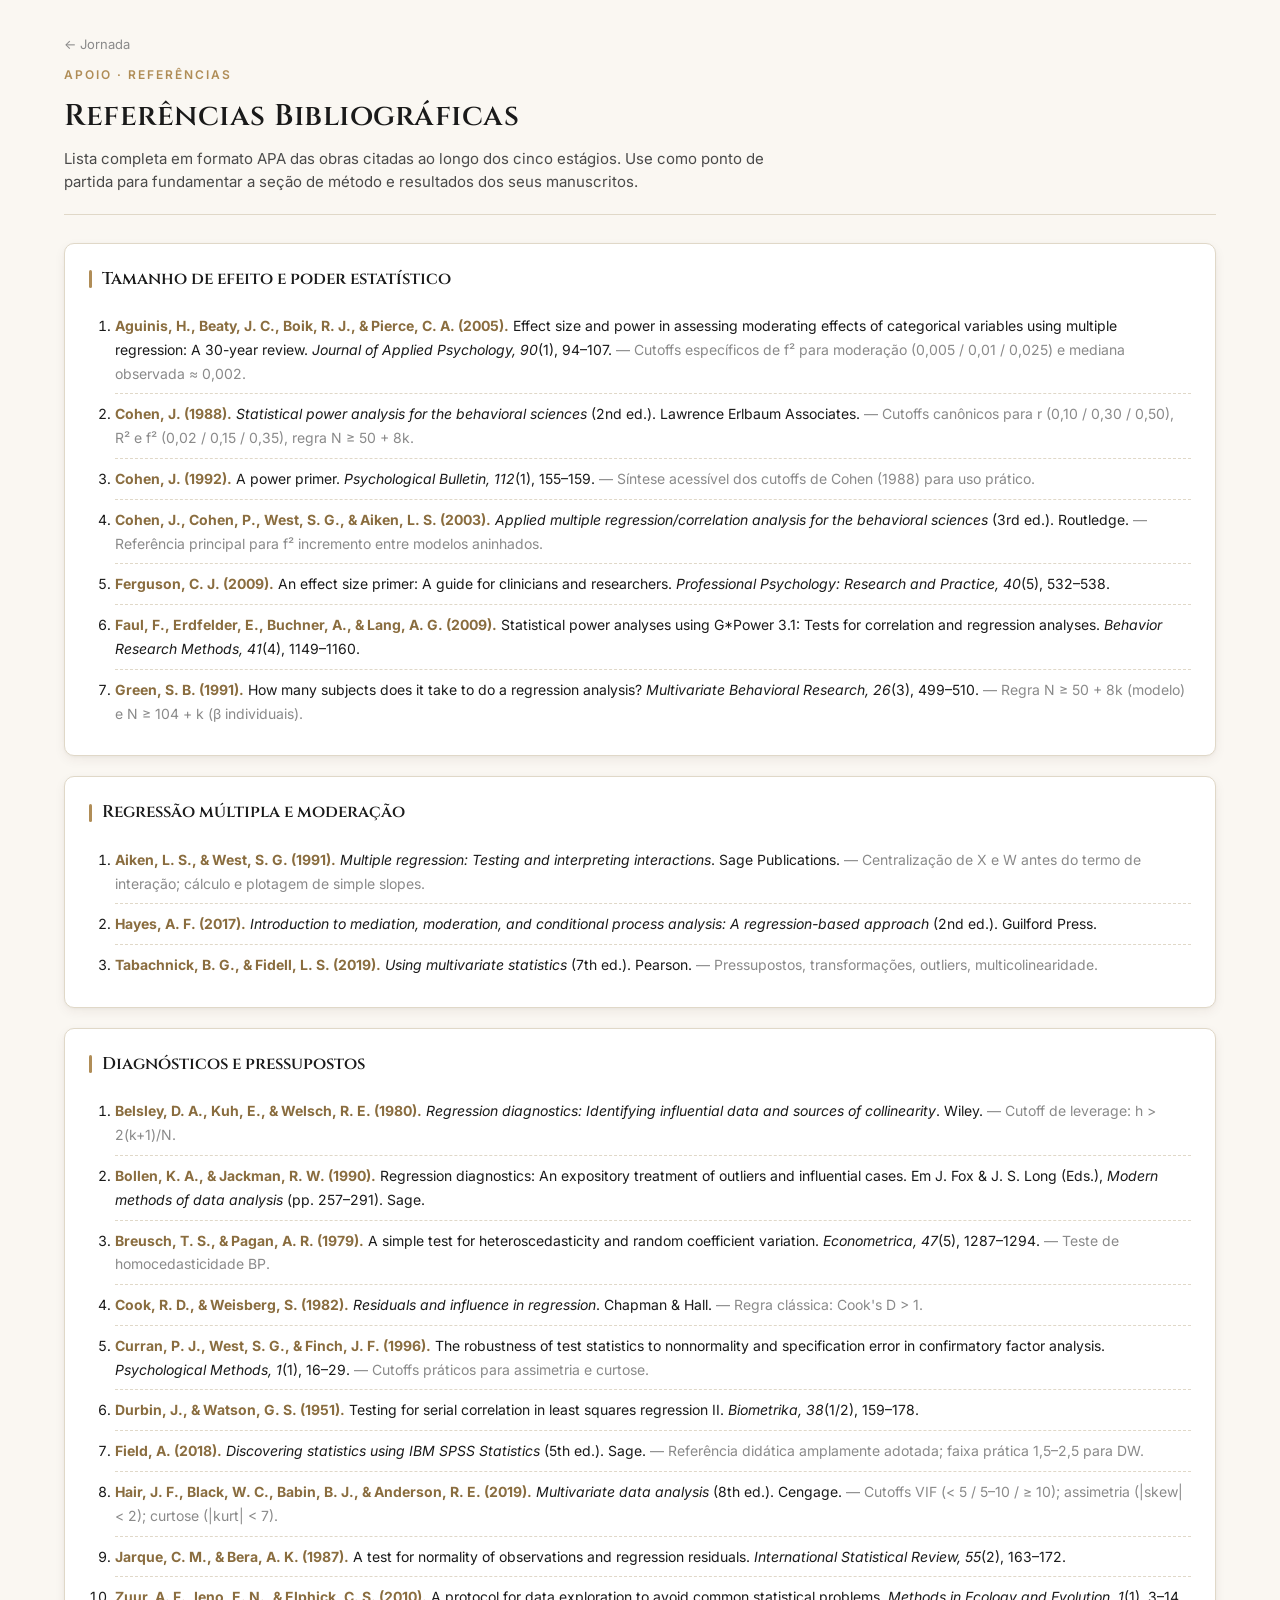
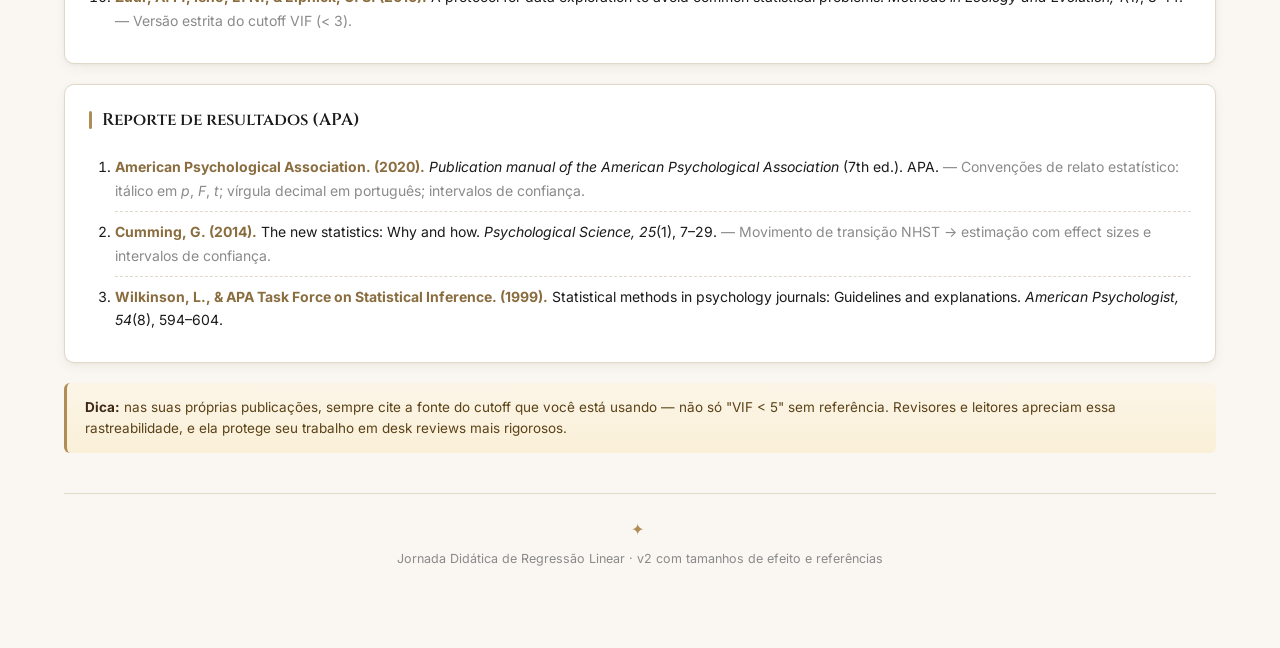
<file: referencias.html>
<!DOCTYPE html>
<html lang="pt-BR">
<head>
<meta charset="UTF-8">
<meta name="viewport" content="width=device-width, initial-scale=1.0">
<title>Referências Bibliográficas — Jornada de Regressão</title>
<link rel="stylesheet" href="assets/style.css">
</head>
<body>
<div class="container">

  <header class="widget-header">
    <a href="index.html" class="home-link">← Jornada</a>
    <div class="breadcrumb">Apoio · Referências</div>
    <h1>Referências Bibliográficas</h1>
    <div class="subtitle">Lista completa em formato APA das obras citadas ao longo dos cinco estágios. Use como ponto de partida para fundamentar a seção de método e resultados dos seus manuscritos.</div>
  </header>

  <div class="panel">
    <h3 class="panel-title">Tamanho de efeito e poder estatístico</h3>
    <ol class="refs-list">
      <li><strong>Aguinis, H., Beaty, J. C., Boik, R. J., &amp; Pierce, C. A. (2005).</strong> Effect size and power in assessing moderating effects of categorical variables using multiple regression: A 30-year review. <em>Journal of Applied Psychology, 90</em>(1), 94–107. <span class="muted">— Cutoffs específicos de f² para moderação (0,005 / 0,01 / 0,025) e mediana observada ≈ 0,002.</span></li>
      <li><strong>Cohen, J. (1988).</strong> <em>Statistical power analysis for the behavioral sciences</em> (2nd ed.). Lawrence Erlbaum Associates. <span class="muted">— Cutoffs canônicos para r (0,10 / 0,30 / 0,50), R² e f² (0,02 / 0,15 / 0,35), regra N ≥ 50 + 8k.</span></li>
      <li><strong>Cohen, J. (1992).</strong> A power primer. <em>Psychological Bulletin, 112</em>(1), 155–159. <span class="muted">— Síntese acessível dos cutoffs de Cohen (1988) para uso prático.</span></li>
      <li><strong>Cohen, J., Cohen, P., West, S. G., &amp; Aiken, L. S. (2003).</strong> <em>Applied multiple regression/correlation analysis for the behavioral sciences</em> (3rd ed.). Routledge. <span class="muted">— Referência principal para f² incremento entre modelos aninhados.</span></li>
      <li><strong>Ferguson, C. J. (2009).</strong> An effect size primer: A guide for clinicians and researchers. <em>Professional Psychology: Research and Practice, 40</em>(5), 532–538.</li>
      <li><strong>Faul, F., Erdfelder, E., Buchner, A., &amp; Lang, A. G. (2009).</strong> Statistical power analyses using G*Power 3.1: Tests for correlation and regression analyses. <em>Behavior Research Methods, 41</em>(4), 1149–1160.</li>
      <li><strong>Green, S. B. (1991).</strong> How many subjects does it take to do a regression analysis? <em>Multivariate Behavioral Research, 26</em>(3), 499–510. <span class="muted">— Regra N ≥ 50 + 8k (modelo) e N ≥ 104 + k (β individuais).</span></li>
    </ol>
  </div>

  <div class="panel">
    <h3 class="panel-title">Regressão múltipla e moderação</h3>
    <ol class="refs-list">
      <li><strong>Aiken, L. S., &amp; West, S. G. (1991).</strong> <em>Multiple regression: Testing and interpreting interactions</em>. Sage Publications. <span class="muted">— Centralização de X e W antes do termo de interação; cálculo e plotagem de simple slopes.</span></li>
      <li><strong>Hayes, A. F. (2017).</strong> <em>Introduction to mediation, moderation, and conditional process analysis: A regression-based approach</em> (2nd ed.). Guilford Press.</li>
      <li><strong>Tabachnick, B. G., &amp; Fidell, L. S. (2019).</strong> <em>Using multivariate statistics</em> (7th ed.). Pearson. <span class="muted">— Pressupostos, transformações, outliers, multicolinearidade.</span></li>
    </ol>
  </div>

  <div class="panel">
    <h3 class="panel-title">Diagnósticos e pressupostos</h3>
    <ol class="refs-list">
      <li><strong>Belsley, D. A., Kuh, E., &amp; Welsch, R. E. (1980).</strong> <em>Regression diagnostics: Identifying influential data and sources of collinearity</em>. Wiley. <span class="muted">— Cutoff de leverage: h &gt; 2(k+1)/N.</span></li>
      <li><strong>Bollen, K. A., &amp; Jackman, R. W. (1990).</strong> Regression diagnostics: An expository treatment of outliers and influential cases. Em J. Fox &amp; J. S. Long (Eds.), <em>Modern methods of data analysis</em> (pp. 257–291). Sage.</li>
      <li><strong>Breusch, T. S., &amp; Pagan, A. R. (1979).</strong> A simple test for heteroscedasticity and random coefficient variation. <em>Econometrica, 47</em>(5), 1287–1294. <span class="muted">— Teste de homocedasticidade BP.</span></li>
      <li><strong>Cook, R. D., &amp; Weisberg, S. (1982).</strong> <em>Residuals and influence in regression</em>. Chapman &amp; Hall. <span class="muted">— Regra clássica: Cook's D &gt; 1.</span></li>
      <li><strong>Curran, P. J., West, S. G., &amp; Finch, J. F. (1996).</strong> The robustness of test statistics to nonnormality and specification error in confirmatory factor analysis. <em>Psychological Methods, 1</em>(1), 16–29. <span class="muted">— Cutoffs práticos para assimetria e curtose.</span></li>
      <li><strong>Durbin, J., &amp; Watson, G. S. (1951).</strong> Testing for serial correlation in least squares regression II. <em>Biometrika, 38</em>(1/2), 159–178.</li>
      <li><strong>Field, A. (2018).</strong> <em>Discovering statistics using IBM SPSS Statistics</em> (5th ed.). Sage. <span class="muted">— Referência didática amplamente adotada; faixa prática 1,5–2,5 para DW.</span></li>
      <li><strong>Hair, J. F., Black, W. C., Babin, B. J., &amp; Anderson, R. E. (2019).</strong> <em>Multivariate data analysis</em> (8th ed.). Cengage. <span class="muted">— Cutoffs VIF (&lt; 5 / 5–10 / ≥ 10); assimetria (|skew| &lt; 2); curtose (|kurt| &lt; 7).</span></li>
      <li><strong>Jarque, C. M., &amp; Bera, A. K. (1987).</strong> A test for normality of observations and regression residuals. <em>International Statistical Review, 55</em>(2), 163–172.</li>
      <li><strong>Zuur, A. F., Ieno, E. N., &amp; Elphick, C. S. (2010).</strong> A protocol for data exploration to avoid common statistical problems. <em>Methods in Ecology and Evolution, 1</em>(1), 3–14. <span class="muted">— Versão estrita do cutoff VIF (&lt; 3).</span></li>
    </ol>
  </div>

  <div class="panel">
    <h3 class="panel-title">Reporte de resultados (APA)</h3>
    <ol class="refs-list">
      <li><strong>American Psychological Association. (2020).</strong> <em>Publication manual of the American Psychological Association</em> (7th ed.). APA. <span class="muted">— Convenções de relato estatístico: itálico em <em>p</em>, <em>F</em>, <em>t</em>; vírgula decimal em português; intervalos de confiança.</span></li>
      <li><strong>Cumming, G. (2014).</strong> The new statistics: Why and how. <em>Psychological Science, 25</em>(1), 7–29. <span class="muted">— Movimento de transição NHST → estimação com effect sizes e intervalos de confiança.</span></li>
      <li><strong>Wilkinson, L., &amp; APA Task Force on Statistical Inference. (1999).</strong> Statistical methods in psychology journals: Guidelines and explanations. <em>American Psychologist, 54</em>(8), 594–604.</li>
    </ol>
  </div>

  <div class="interp-box">
    <strong>Dica:</strong> nas suas próprias publicações, sempre cite a fonte do cutoff que você está usando — não só "VIF &lt; 5" sem referência. Revisores e leitores apreciam essa rastreabilidade, e ela protege seu trabalho em desk reviews mais rigorosos.
  </div>

  <footer class="widget-footer">
    <div class="glyph">✦</div>
    <div>Jornada Didática de Regressão Linear · v2 com tamanhos de efeito e referências</div>
  </footer>

</div>
<!-- Cloudflare Web Analytics -->
<script defer src="https://static.cloudflareinsights.com/beacon.min.js" data-cf-beacon='{"token": "c02608684afe4b2799c74ca90261d2f7"}'></script>
<!-- End Cloudflare Web Analytics -->
</body>
</html>
</file>
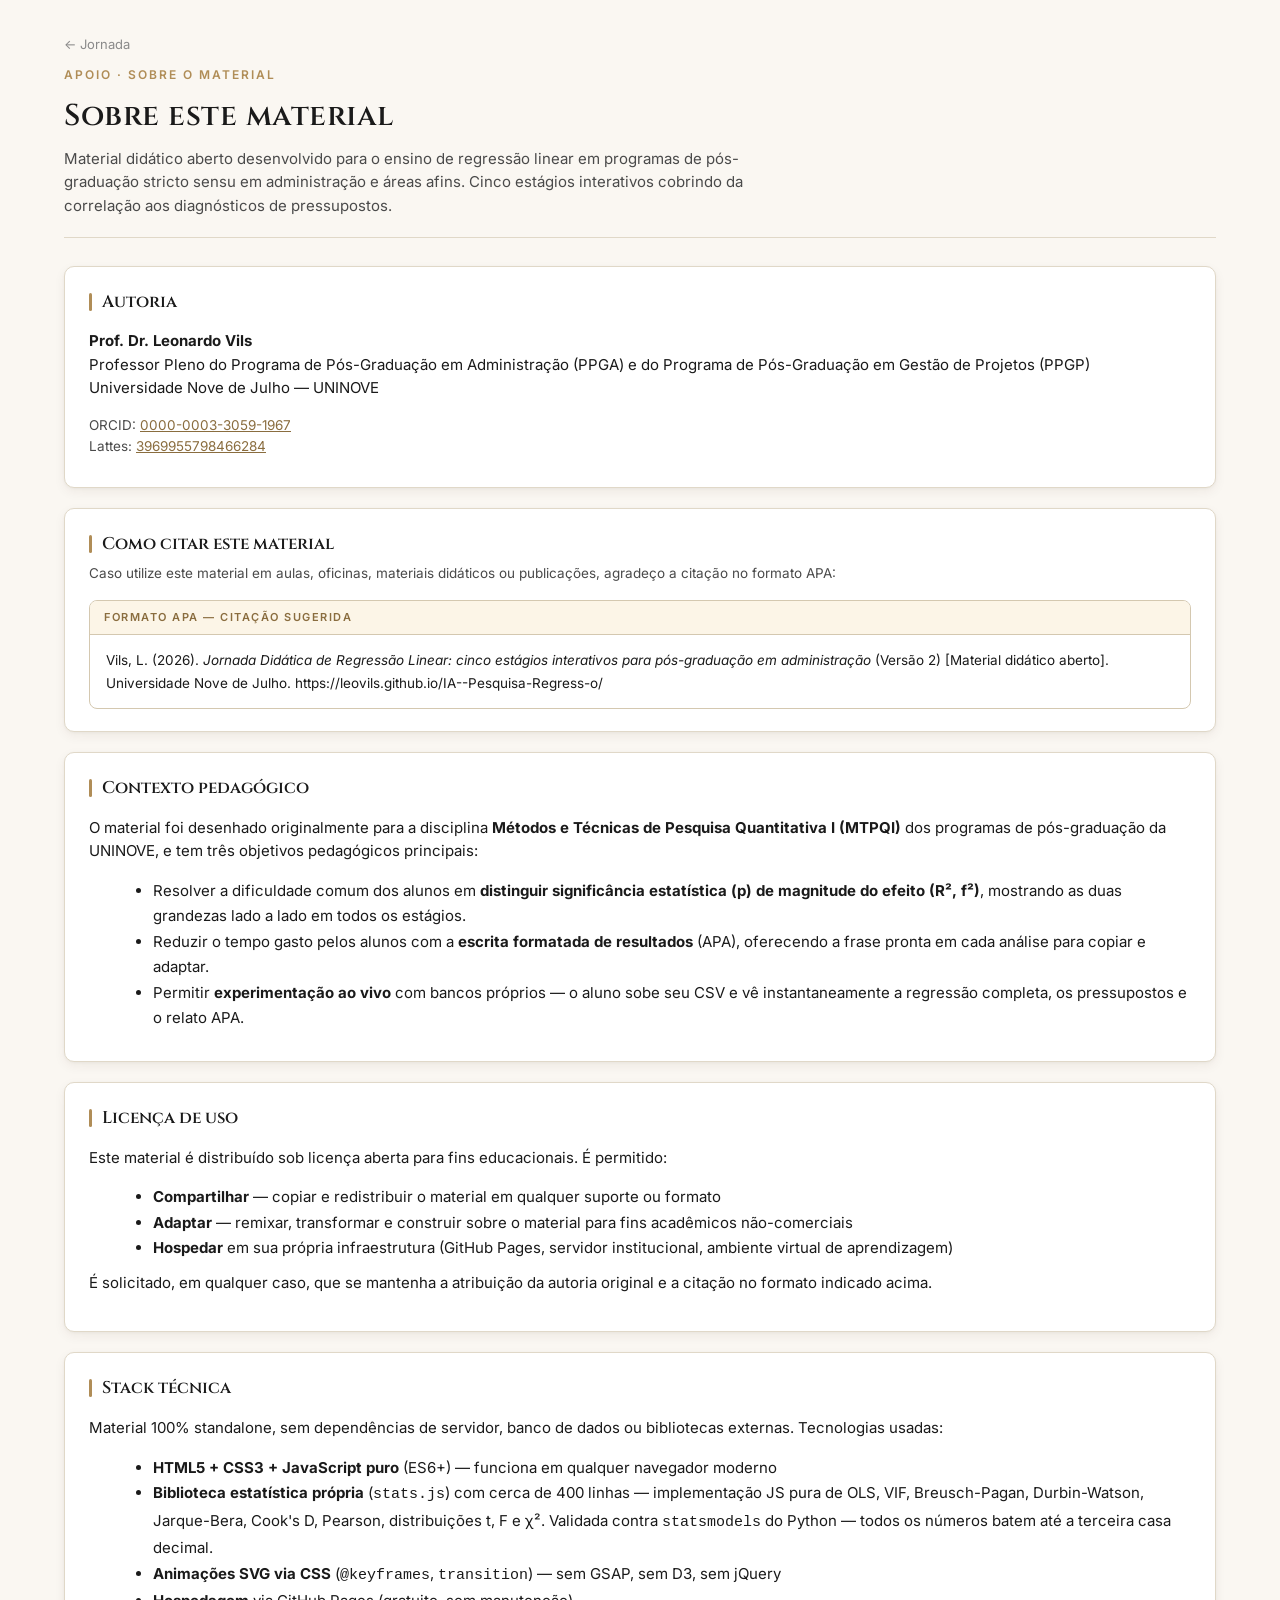
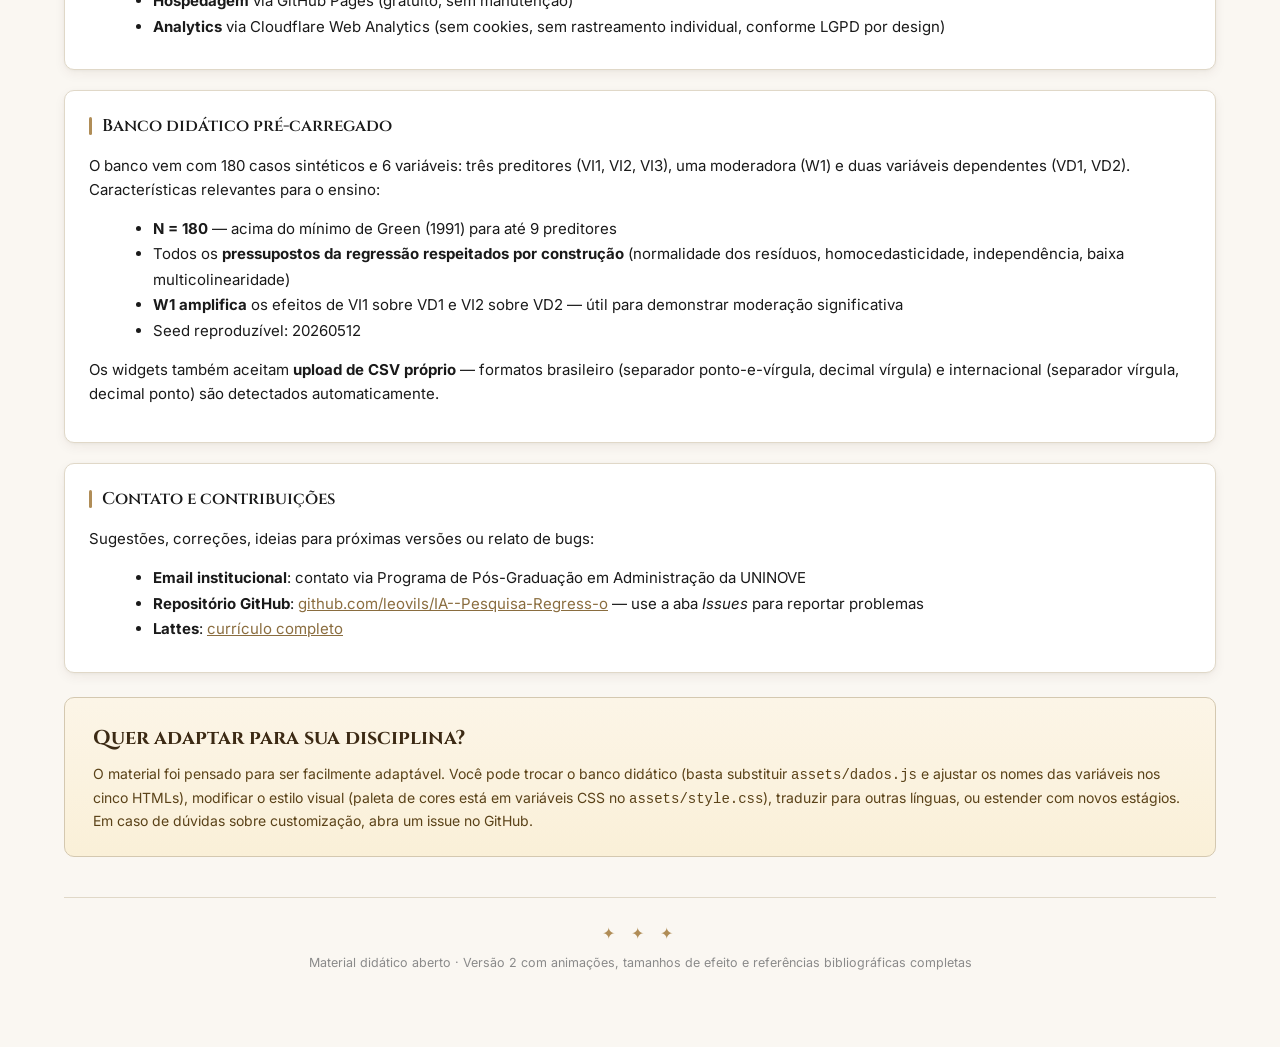
<file: sobre.html>
<!DOCTYPE html>
<html lang="pt-BR">
<head>
<meta charset="UTF-8">
<meta name="viewport" content="width=device-width, initial-scale=1.0">
<title>Sobre — Jornada Didática de Regressão Linear</title>
<link rel="stylesheet" href="assets/style.css">
</head>
<body>
<div class="container">

  <header class="widget-header">
    <a href="index.html" class="home-link">← Jornada</a>
    <div class="breadcrumb">Apoio · Sobre o material</div>
    <h1>Sobre este material</h1>
    <div class="subtitle">Material didático aberto desenvolvido para o ensino de regressão linear em programas de pós-graduação stricto sensu em administração e áreas afins. Cinco estágios interativos cobrindo da correlação aos diagnósticos de pressupostos.</div>
  </header>

  <div class="panel">
    <h3 class="panel-title">Autoria</h3>
    <p style="margin: 8px 0 16px;"><strong>Prof. Dr. Leonardo Vils</strong><br>
    Professor Pleno do Programa de Pós-Graduação em Administração (PPGA) e do Programa de Pós-Graduação em Gestão de Projetos (PPGP)<br>
    Universidade Nove de Julho — UNINOVE</p>
    <p style="margin: 8px 0; font-size: 13.5px; color: var(--ink-soft);">
      ORCID: <a href="https://orcid.org/0000-0003-3059-1967" target="_blank" rel="noopener" style="color: var(--gold-deep);">0000-0003-3059-1967</a><br>
      Lattes: <a href="http://lattes.cnpq.br/3969955798466284" target="_blank" rel="noopener" style="color: var(--gold-deep);">3969955798466284</a>
    </p>
  </div>

  <div class="panel">
    <h3 class="panel-title">Como citar este material</h3>
    <div class="panel-subtitle">Caso utilize este material em aulas, oficinas, materiais didáticos ou publicações, agradeço a citação no formato APA:</div>
    <div class="apa-box">
      <div class="apa-head">
        <span class="apa-label">Formato APA — citação sugerida</span>
      </div>
      <div class="apa-text">
        Vils, L. (2026). <em>Jornada Didática de Regressão Linear: cinco estágios interativos para pós-graduação em administração</em> (Versão 2) [Material didático aberto]. Universidade Nove de Julho. https://leovils.github.io/IA--Pesquisa-Regress-o/
      </div>
    </div>
  </div>

  <div class="panel">
    <h3 class="panel-title">Contexto pedagógico</h3>
    <p>O material foi desenhado originalmente para a disciplina <strong>Métodos e Técnicas de Pesquisa Quantitativa I (MTPQI)</strong> dos programas de pós-graduação da UNINOVE, e tem três objetivos pedagógicos principais:</p>
    <ul style="margin: 8px 0 8px 24px; line-height: 1.7;">
      <li>Resolver a dificuldade comum dos alunos em <strong>distinguir significância estatística (p) de magnitude do efeito (R², f²)</strong>, mostrando as duas grandezas lado a lado em todos os estágios.</li>
      <li>Reduzir o tempo gasto pelos alunos com a <strong>escrita formatada de resultados</strong> (APA), oferecendo a frase pronta em cada análise para copiar e adaptar.</li>
      <li>Permitir <strong>experimentação ao vivo</strong> com bancos próprios — o aluno sobe seu CSV e vê instantaneamente a regressão completa, os pressupostos e o relato APA.</li>
    </ul>
  </div>

  <div class="panel">
    <h3 class="panel-title">Licença de uso</h3>
    <p>Este material é distribuído sob licença aberta para fins educacionais. É permitido:</p>
    <ul style="margin: 8px 0 8px 24px; line-height: 1.7;">
      <li><strong>Compartilhar</strong> — copiar e redistribuir o material em qualquer suporte ou formato</li>
      <li><strong>Adaptar</strong> — remixar, transformar e construir sobre o material para fins acadêmicos não-comerciais</li>
      <li><strong>Hospedar</strong> em sua própria infraestrutura (GitHub Pages, servidor institucional, ambiente virtual de aprendizagem)</li>
    </ul>
    <p style="margin-top: 10px;">É solicitado, em qualquer caso, que se mantenha a atribuição da autoria original e a citação no formato indicado acima.</p>
  </div>

  <div class="panel">
    <h3 class="panel-title">Stack técnica</h3>
    <p>Material 100% standalone, sem dependências de servidor, banco de dados ou bibliotecas externas. Tecnologias usadas:</p>
    <ul style="margin: 8px 0 8px 24px; line-height: 1.7;">
      <li><strong>HTML5 + CSS3 + JavaScript puro</strong> (ES6+) — funciona em qualquer navegador moderno</li>
      <li><strong>Biblioteca estatística própria</strong> (<code>stats.js</code>) com cerca de 400 linhas — implementação JS pura de OLS, VIF, Breusch-Pagan, Durbin-Watson, Jarque-Bera, Cook's D, Pearson, distribuições t, F e χ². Validada contra <code>statsmodels</code> do Python — todos os números batem até a terceira casa decimal.</li>
      <li><strong>Animações SVG via CSS</strong> (<code>@keyframes</code>, <code>transition</code>) — sem GSAP, sem D3, sem jQuery</li>
      <li><strong>Hospedagem</strong> via GitHub Pages (gratuito, sem manutenção)</li>
      <li><strong>Analytics</strong> via Cloudflare Web Analytics (sem cookies, sem rastreamento individual, conforme LGPD por design)</li>
    </ul>
  </div>

  <div class="panel">
    <h3 class="panel-title">Banco didático pré-carregado</h3>
    <p>O banco vem com 180 casos sintéticos e 6 variáveis: três preditores (VI1, VI2, VI3), uma moderadora (W1) e duas variáveis dependentes (VD1, VD2). Características relevantes para o ensino:</p>
    <ul style="margin: 8px 0 8px 24px; line-height: 1.7;">
      <li><strong>N = 180</strong> — acima do mínimo de Green (1991) para até 9 preditores</li>
      <li>Todos os <strong>pressupostos da regressão respeitados por construção</strong> (normalidade dos resíduos, homocedasticidade, independência, baixa multicolinearidade)</li>
      <li><strong>W1 amplifica</strong> os efeitos de VI1 sobre VD1 e VI2 sobre VD2 — útil para demonstrar moderação significativa</li>
      <li>Seed reproduzível: 20260512</li>
    </ul>
    <p>Os widgets também aceitam <strong>upload de CSV próprio</strong> — formatos brasileiro (separador ponto-e-vírgula, decimal vírgula) e internacional (separador vírgula, decimal ponto) são detectados automaticamente.</p>
  </div>

  <div class="panel">
    <h3 class="panel-title">Contato e contribuições</h3>
    <p>Sugestões, correções, ideias para próximas versões ou relato de bugs:</p>
    <ul style="margin: 8px 0 8px 24px; line-height: 1.7;">
      <li><strong>Email institucional</strong>: contato via Programa de Pós-Graduação em Administração da UNINOVE</li>
      <li><strong>Repositório GitHub</strong>: <a href="https://github.com/leovils/IA--Pesquisa-Regress-o" target="_blank" rel="noopener" style="color: var(--gold-deep);">github.com/leovils/IA--Pesquisa-Regress-o</a> — use a aba <em>Issues</em> para reportar problemas</li>
      <li><strong>Lattes</strong>: <a href="http://lattes.cnpq.br/3969955798466284" target="_blank" rel="noopener" style="color: var(--gold-deep);">currículo completo</a></li>
    </ul>
  </div>

  <div class="intro-block">
    <h2>Quer adaptar para sua disciplina?</h2>
    <p>O material foi pensado para ser facilmente adaptável. Você pode trocar o banco didático (basta substituir <code>assets/dados.js</code> e ajustar os nomes das variáveis nos cinco HTMLs), modificar o estilo visual (paleta de cores está em variáveis CSS no <code>assets/style.css</code>), traduzir para outras línguas, ou estender com novos estágios. Em caso de dúvidas sobre customização, abra um issue no GitHub.</p>
  </div>

  <footer class="widget-footer">
    <div class="glyph">✦ ✦ ✦</div>
    <div>Material didático aberto · Versão 2 com animações, tamanhos de efeito e referências bibliográficas completas</div>
  </footer>

</div>
<!-- Cloudflare Web Analytics -->
<script defer src="https://static.cloudflareinsights.com/beacon.min.js" data-cf-beacon='{"token": "c02608684afe4b2799c74ca90261d2f7"}'></script>
<!-- End Cloudflare Web Analytics -->
</body>
</html>
</file>
<file: assets/style.css>
/* ===========================================================
   Estilo compartilhado v2 — Jornada Didática de Regressão Linear
   Híbrido sóbrio com toques Grimório
   =========================================================== */

@import url('https://fonts.googleapis.com/css2?family=Cinzel:wght@500;600;700&family=Inter:wght@400;500;600;700&family=JetBrains+Mono:wght@400;500&display=swap');

:root {
  --bg:         #faf7f2;
  --bg-elev:    #ffffff;
  --bg-soft:    #f3ede3;
  --ink:        #1a1a1a;
  --ink-soft:   #4a4a4a;
  --ink-mute:   #8a8a8a;
  --border:     #e0d8c8;
  --border-strong: #c8bd9e;
  --gold:       #b08d57;
  --gold-soft:  #d4c8b0;
  --gold-deep:  #8a6d3f;
  --ok:         #4a7c59;
  --warn:       #c08a3a;
  --bad:        #a04444;
  --accent:     #2c5f8d;

  --radius: 10px;
  --shadow: 0 1px 3px rgba(0,0,0,.04), 0 4px 12px rgba(60,42,20,.06);
}

* { box-sizing: border-box; }

body {
  font-family: 'Inter', system-ui, -apple-system, sans-serif;
  background: var(--bg);
  color: var(--ink);
  margin: 0; padding: 0;
  line-height: 1.55;
  font-size: 15px;
}

.container { max-width: 1200px; margin: 0 auto; padding: 32px 24px 80px; }

/* ===== Cabeçalho ===== */
header.widget-header { margin-bottom: 28px; padding-bottom: 20px; border-bottom: 1px solid var(--border); }
header.widget-header .breadcrumb {
  font-size: 12px; color: var(--gold);
  text-transform: uppercase; letter-spacing: 2px;
  font-weight: 600; margin-bottom: 8px;
}
header.widget-header h1 {
  font-family: 'Cinzel', serif; font-weight: 600;
  font-size: 30px; margin: 0 0 8px;
  color: var(--ink); letter-spacing: 0.5px;
}
header.widget-header .subtitle { color: var(--ink-soft); font-size: 15px; max-width: 720px; }
header.widget-header .home-link {
  display: inline-flex; align-items: center; gap: 6px;
  font-size: 13px; color: var(--ink-mute); text-decoration: none;
  margin-bottom: 12px; transition: color .2s;
}
header.widget-header .home-link:hover { color: var(--gold); }

/* ===== Painéis ===== */
.panel {
  background: var(--bg-elev);
  border: 1px solid var(--border);
  border-radius: var(--radius);
  padding: 22px 24px;
  margin-bottom: 20px;
  box-shadow: var(--shadow);
}
.panel-title {
  font-family: 'Cinzel', serif; font-weight: 600;
  font-size: 17px; color: var(--ink);
  margin: 0 0 14px;
  display: flex; align-items: center; gap: 10px;
}
.panel-title::before {
  content: ""; display: inline-block;
  width: 3px; height: 18px;
  background: var(--gold); border-radius: 2px;
}
.panel-subtitle { color: var(--ink-soft); font-size: 13.5px; margin: -8px 0 16px; }

/* ===== Grids ===== */
.grid-2 { display: grid; grid-template-columns: 320px 1fr; gap: 20px; }
.grid-3 { display: grid; grid-template-columns: repeat(3, 1fr); gap: 16px; }
.grid-4 { display: grid; grid-template-columns: repeat(4, 1fr); gap: 14px; }
.grid-equal-2 { display: grid; grid-template-columns: 1fr 1fr; gap: 20px; }

@media (max-width: 900px) {
  .grid-2, .grid-3, .grid-4, .grid-equal-2 { grid-template-columns: 1fr; }
}

/* ===== Controles ===== */
.control-group { margin-bottom: 18px; }
.control-label {
  font-size: 12px; font-weight: 600; color: var(--ink-soft);
  text-transform: uppercase; letter-spacing: 1.2px;
  margin-bottom: 8px; display: block;
}
.checkbox-list, .radio-list { display: flex; flex-direction: column; gap: 6px; }
.checkbox-list label, .radio-list label {
  display: flex; align-items: center; gap: 10px;
  padding: 9px 12px;
  border: 1px solid var(--border); border-radius: 8px;
  cursor: pointer; transition: all .15s;
  background: var(--bg-elev); font-weight: 500;
}
.checkbox-list label:hover, .radio-list label:hover {
  border-color: var(--gold-soft); background: var(--bg-soft);
}
.checkbox-list label:has(input:checked),
.radio-list label:has(input:checked) {
  border-color: var(--gold); background: #fcf5e7;
}
.checkbox-list input, .radio-list input {
  accent-color: var(--gold); width: 16px; height: 16px;
}

select, input[type="file"] {
  width: 100%; padding: 9px 12px;
  border: 1px solid var(--border); border-radius: 8px;
  background: var(--bg-elev);
  font-family: inherit; font-size: 14px; color: var(--ink);
  cursor: pointer;
}
select:focus { outline: 2px solid var(--gold); outline-offset: 1px; }

.btn {
  display: inline-flex; align-items: center; gap: 8px;
  padding: 9px 16px;
  background: var(--ink); color: white;
  border: none; border-radius: 8px;
  font-family: inherit; font-size: 13.5px; font-weight: 500;
  cursor: pointer; transition: all .15s;
}
.btn:hover { background: #333; }
.btn.secondary { background: transparent; color: var(--ink); border: 1px solid var(--border-strong); }
.btn.secondary:hover { background: var(--bg-soft); }
.btn.gold { background: var(--gold); }
.btn.gold:hover { background: var(--gold-deep); }
.btn[disabled] { opacity: 0.5; cursor: not-allowed; }

/* ===== KPIs ===== */
.kpi-grid {
  display: grid;
  grid-template-columns: repeat(auto-fit, minmax(140px, 1fr));
  gap: 12px;
}
.kpi { background: var(--bg-soft); border: 1px solid var(--border); border-radius: 8px; padding: 14px 16px; }
.kpi.highlight { background: #fcf5e7; border-color: var(--gold); }
.kpi-label { font-size: 11.5px; color: var(--ink-soft); text-transform: uppercase; letter-spacing: 1px; font-weight: 600; margin-bottom: 4px; }
.kpi-value { font-family: 'Cinzel', serif; font-size: 24px; font-weight: 600; color: var(--ink); line-height: 1.1; }
.kpi-sub { font-size: 12px; color: var(--ink-mute); margin-top: 2px; font-family: 'JetBrains Mono', monospace; }

/* ===== Tabela ===== */
table.coef-table { width: 100%; border-collapse: collapse; font-size: 13.5px; }
table.coef-table th {
  background: var(--bg-soft); color: var(--ink-soft);
  font-size: 11.5px; text-transform: uppercase; letter-spacing: 1px;
  padding: 10px 12px; text-align: right; font-weight: 600;
  border-bottom: 1px solid var(--border-strong);
}
table.coef-table th:first-child { text-align: left; }
table.coef-table td {
  padding: 10px 12px; text-align: right;
  border-bottom: 1px solid var(--border);
  font-family: 'JetBrains Mono', monospace; font-size: 13px;
}
table.coef-table td:first-child { text-align: left; font-family: 'Inter', sans-serif; font-weight: 500; }
table.coef-table tr:last-child td { border-bottom: none; }
table.coef-table tr.interaction td:first-child { color: var(--gold); font-weight: 600; }
table.coef-table .sig-stars { color: var(--gold); font-weight: 700; }

/* ===== Badges ===== */
.badge { display: inline-block; padding: 2px 8px; border-radius: 4px; font-size: 11px; font-weight: 600; letter-spacing: 0.5px; font-family: 'JetBrains Mono', monospace; }
.badge.ok   { background: #e3f0e7; color: var(--ok); }
.badge.warn { background: #fbf0d9; color: var(--warn); }
.badge.bad  { background: #f5e1e1; color: var(--bad); }
.badge.muted{ background: var(--bg-soft); color: var(--ink-mute); }

/* ===== Pressupostos ===== */
.assumption-card {
  background: var(--bg-elev); border: 1px solid var(--border); border-radius: 8px;
  padding: 14px 16px; border-left: 4px solid var(--ink-mute);
}
.assumption-card.pass { border-left-color: var(--ok); }
.assumption-card.warn { border-left-color: var(--warn); }
.assumption-card.fail { border-left-color: var(--bad); }
.assumption-card h4 { margin: 0 0 6px; font-size: 14px; font-weight: 600; }
.assumption-card .stat { font-family: 'JetBrains Mono', monospace; font-size: 12.5px; color: var(--ink-soft); }
.assumption-card .interp { font-size: 12.5px; color: var(--ink-soft); margin-top: 6px; }

/* ===== Caixa de interpretação ===== */
.interp-box {
  background: linear-gradient(180deg, #fcf5e7 0%, #faf0d8 100%);
  border-left: 3px solid var(--gold); border-radius: 6px;
  padding: 14px 18px; font-size: 13.5px; color: #5a4218; margin-top: 12px;
}
.interp-box strong { color: #3c2a14; }

/* ===== SVG ===== */
svg.chart { width: 100%; height: auto; display: block; }
svg.chart .axis-line { stroke: var(--ink-soft); stroke-width: 1; }
svg.chart .grid-line { stroke: var(--border); stroke-width: 1; stroke-dasharray: 2,3; }
svg.chart .axis-text { font-family: 'Inter', sans-serif; font-size: 11px; fill: var(--ink-soft); }
svg.chart .axis-title { font-family: 'Inter', sans-serif; font-size: 12px; fill: var(--ink); font-weight: 500; }
svg.chart .point { fill: var(--accent); fill-opacity: 0.55; stroke: white; stroke-width: 0.5; }
svg.chart .reg-line { stroke: var(--gold); stroke-width: 2; fill: none; }
svg.chart .ci-band { fill: var(--gold); fill-opacity: 0.12; }

/* ===== Upload ===== */
.upload-zone {
  border: 1px dashed var(--border-strong);
  background: var(--bg-soft);
  border-radius: 8px; padding: 14px;
  font-size: 12.5px; color: var(--ink-soft);
}
.upload-zone label {
  font-weight: 600; display: block; margin-bottom: 6px;
  color: var(--gold); text-transform: uppercase;
  font-size: 11px; letter-spacing: 1.5px;
}

/* ===== Footer ===== */
footer.widget-footer {
  margin-top: 40px; padding-top: 24px;
  border-top: 1px solid var(--border);
  font-size: 12.5px; color: var(--ink-mute);
  text-align: center;
}
footer.widget-footer .glyph { font-family: 'Cinzel', serif; color: var(--gold); font-size: 16px; letter-spacing: 6px; margin-bottom: 6px; }
footer.widget-footer a { color: var(--gold); text-decoration: none; }
footer.widget-footer a:hover { text-decoration: underline; }

/* ===== Index / Landing ===== */
.journey-grid {
  display: grid;
  grid-template-columns: repeat(auto-fit, minmax(280px, 1fr));
  gap: 18px; margin-top: 32px;
}
.journey-card {
  background: var(--bg-elev); border: 1px solid var(--border);
  border-radius: var(--radius); padding: 22px 24px;
  text-decoration: none; color: inherit;
  transition: all .2s; display: block; position: relative;
}
.journey-card:hover { border-color: var(--gold); transform: translateY(-2px); box-shadow: var(--shadow); }
.journey-card .stage-num { font-family: 'Cinzel', serif; color: var(--gold); font-size: 14px; font-weight: 700; letter-spacing: 3px; margin-bottom: 8px; }
.journey-card h3 { font-family: 'Cinzel', serif; margin: 0 0 8px; font-size: 19px; font-weight: 600; }
.journey-card p { margin: 0; font-size: 13.5px; color: var(--ink-soft); line-height: 1.5; }

.intro-block {
  background: linear-gradient(180deg, #fcf5e7 0%, #faf0d8 100%);
  border: 1px solid var(--gold-soft);
  border-radius: var(--radius);
  padding: 24px 28px; margin: 24px 0;
}
.intro-block h2 { font-family: 'Cinzel', serif; margin: 0 0 10px; font-size: 20px; color: #3c2a14; }
.intro-block p { margin: 0; color: #5a4218; font-size: 14px; }

/* ===== Utilitários ===== */
.muted { color: var(--ink-mute); }
.mono  { font-family: 'JetBrains Mono', monospace; }
.text-center { text-align: center; }
.mt-12 { margin-top: 12px; }
.mt-20 { margin-top: 20px; }
hr.soft { border: 0; border-top: 1px solid var(--border); margin: 20px 0; }

/* =====================================================================
   v2 — Componentes novos
   ===================================================================== */

/* ===== Régua de tamanho de efeito ===== */
.effect-ruler {
  background: var(--bg-soft);
  border: 1px solid var(--border);
  border-radius: 8px;
  padding: 14px 16px 22px;
  margin: 12px 0;
}
.er-header {
  display: flex; justify-content: space-between; align-items: center;
  margin-bottom: 12px;
  font-size: 12px; font-weight: 600;
  color: var(--ink-soft); text-transform: uppercase; letter-spacing: 1px;
}
.er-value { color: var(--ink); font-size: 13px; }
.er-value strong { color: var(--gold-deep); }
.er-track {
  position: relative; height: 14px; border-radius: 7px;
  background: var(--bg-elev);
  margin: 0 4px 6px;
  overflow: visible;
}
.er-band {
  position: absolute; top: 0; bottom: 0;
  border-right: 1px solid rgba(0,0,0,.06);
}
.er-band:first-child { border-radius: 7px 0 0 7px; }
.er-band:last-child  { border-radius: 0 7px 7px 0; border-right: none; }
.er-marker {
  position: absolute; top: -4px; bottom: -4px;
  width: 3px; background: var(--ink);
  border-radius: 2px; transform: translateX(-50%);
  box-shadow: 0 0 0 2px white, 0 2px 6px rgba(0,0,0,.2);
  z-index: 2;
}
.er-tick {
  position: absolute; top: 0; bottom: 0;
  width: 1px; background: rgba(0,0,0,.15);
}
.er-tick-label {
  position: absolute; top: 100%; margin-top: 4px;
  font-size: 10px; font-family: 'JetBrains Mono', monospace;
  color: var(--ink-mute);
  transform: translateX(-50%);
}
.er-legend {
  display: flex; flex-wrap: wrap; gap: 12px;
  margin-top: 22px; padding-top: 8px;
  font-size: 11px; color: var(--ink-soft);
  border-top: 1px dashed var(--border);
}
.er-leg-item { display: inline-flex; align-items: center; gap: 5px; }
.er-leg-swatch { display: inline-block; width: 12px; height: 12px; border-radius: 2px; }
.er-ref {
  margin-left: auto;
  font-style: italic; color: var(--gold-deep);
  font-size: 10.5px;
}

/* ===== APA box ===== */
.apa-box {
  background: var(--bg-elev);
  border: 1px solid var(--gold-soft);
  border-radius: 8px;
  margin-top: 14px;
  overflow: hidden;
}
.apa-head {
  display: flex; justify-content: space-between; align-items: center;
  background: #fcf5e7;
  padding: 8px 14px;
  border-bottom: 1px solid var(--gold-soft);
}
.apa-label {
  font-size: 11px; font-weight: 600;
  color: var(--gold-deep);
  text-transform: uppercase; letter-spacing: 1.5px;
}
.apa-btn {
  padding: 5px 12px; font-size: 12px;
  background: var(--gold); color: white;
  border: none; border-radius: 6px;
  cursor: pointer; font-weight: 500;
}
.apa-btn:hover { background: var(--gold-deep); }
.apa-btn.copied { background: var(--ok); }
.apa-text {
  padding: 14px 16px;
  font-size: 13.5px; color: var(--ink);
  line-height: 1.65;
  font-family: 'Inter', sans-serif;
}
.apa-text em { font-style: italic; }
.apa-note {
  padding: 8px 16px;
  font-size: 11.5px; color: var(--ink-mute);
  background: var(--bg-soft);
  border-top: 1px dashed var(--border);
}

/* ===== Mini-quiz ===== */
.quiz-block {
  background: linear-gradient(180deg, #fcfaf3 0%, #faf5e7 100%);
  border: 1px solid var(--gold-soft);
  border-radius: var(--radius);
  padding: 22px 26px;
  margin: 28px 0;
}
.quiz-title {
  font-family: 'Cinzel', serif;
  font-size: 16px; font-weight: 600;
  color: var(--gold-deep);
  margin-bottom: 4px;
}
.quiz-subtitle {
  font-size: 13px; color: var(--ink-soft);
  margin-bottom: 16px;
}
.quiz-q { margin: 18px 0; }
.quiz-q-text {
  font-size: 14px; font-weight: 500;
  color: var(--ink); margin-bottom: 10px;
}
.quiz-options {
  display: flex; flex-wrap: wrap; gap: 8px;
}
.quiz-opt {
  padding: 8px 14px;
  background: var(--bg-elev);
  border: 1px solid var(--border-strong);
  border-radius: 6px;
  font-family: inherit; font-size: 13px;
  cursor: pointer; transition: all .15s;
  color: var(--ink);
}
.quiz-opt:hover:not(:disabled) {
  border-color: var(--gold); background: #fcf5e7;
}
.quiz-opt.correct {
  background: #e3f0e7; border-color: var(--ok); color: var(--ok); font-weight: 600;
}
.quiz-opt.wrong {
  background: #f5e1e1; border-color: var(--bad); color: var(--bad); font-weight: 600;
}
.quiz-opt:disabled { cursor: default; }
.quiz-feedback {
  margin-top: 12px; padding: 10px 14px;
  border-radius: 6px; font-size: 13px;
}
.quiz-feedback.fb-correct {
  background: #e3f0e7; color: var(--ok);
}
.quiz-feedback.fb-wrong {
  background: #f5e1e1; color: var(--bad);
}
.quiz-feedback:empty { display: none; }

/* ===== Citação inline ===== */
.ref-cite {
  font-style: italic;
  color: var(--gold-deep);
  font-size: 0.9em;
  cursor: help;
  border-bottom: 1px dotted var(--gold-soft);
}

/* ===== Calculadora N ===== */
.n-calc {
  background: var(--bg-soft);
  border: 1px solid var(--border);
  border-radius: 8px;
  padding: 14px 16px;
  margin-top: 12px;
}
.n-calc-title {
  font-size: 12px; font-weight: 600;
  color: var(--ink-soft);
  text-transform: uppercase; letter-spacing: 1.2px;
  margin-bottom: 10px;
}
.n-calc-table {
  width: 100%; border-collapse: collapse;
  font-size: 13px;
}
.n-calc-table th {
  background: var(--bg-elev);
  font-size: 11px; padding: 7px 10px;
  text-align: left; font-weight: 600;
  color: var(--ink-soft); text-transform: uppercase; letter-spacing: 1px;
  border-bottom: 1px solid var(--border);
}
.n-calc-table td {
  padding: 8px 10px;
  border-bottom: 1px solid var(--border);
  font-size: 13px;
}
.n-calc-table td:last-child { text-align: right; }
.n-calc-note { margin-top: 8px; font-size: 11.5px; }

/* ===== Comparação lado-a-lado (W3) ===== */
.compare-grid {
  display: grid; grid-template-columns: 1fr 1fr;
  gap: 16px; margin-top: 12px;
}
.compare-col {
  background: var(--bg-soft);
  border: 1px solid var(--border);
  border-radius: 8px;
  padding: 14px 16px;
}
.compare-col h4 {
  font-family: 'Cinzel', serif;
  font-size: 13px; font-weight: 600;
  color: var(--gold-deep);
  margin: 0 0 10px;
  letter-spacing: 0.5px;
}
@media (max-width: 700px) {
  .compare-grid { grid-template-columns: 1fr; }
}

/* ===== Histórico clicável (W3) ===== */
.history-item {
  display: flex; justify-content: space-between; align-items: center;
  padding: 8px 12px;
  background: var(--bg-soft);
  border: 1px solid var(--border);
  border-radius: 6px;
  font-size: 12.5px;
  cursor: pointer;
  transition: all .15s;
  margin-bottom: 6px;
}
.history-item:hover {
  border-color: var(--gold); background: #fcf5e7;
}
.history-item.current {
  background: #fcf5e7; border-color: var(--gold);
}
.history-item .model-tag {
  font-family: 'JetBrains Mono', monospace;
  color: var(--gold); font-weight: 600;
  margin-right: 6px;
}
.history-actions {
  display: flex; gap: 6px;
}
.history-mini-btn {
  background: transparent;
  border: 1px solid var(--border-strong);
  border-radius: 4px;
  padding: 3px 8px;
  font-size: 11px;
  cursor: pointer;
  color: var(--ink-soft);
}
.history-mini-btn:hover {
  background: var(--gold); color: white; border-color: var(--gold);
}
.history-mini-btn.active {
  background: var(--gold); color: white; border-color: var(--gold);
}

/* ===== Referências (página) ===== */
.refs-list {
  font-size: 14px; line-height: 1.7;
  padding: 0 0 0 26px; margin: 0;
}
.refs-list li {
  padding: 8px 0;
  border-bottom: 1px dashed var(--border);
}
.refs-list li:last-child { border-bottom: none; }
.refs-list li strong { color: var(--gold-deep); }
</file>
